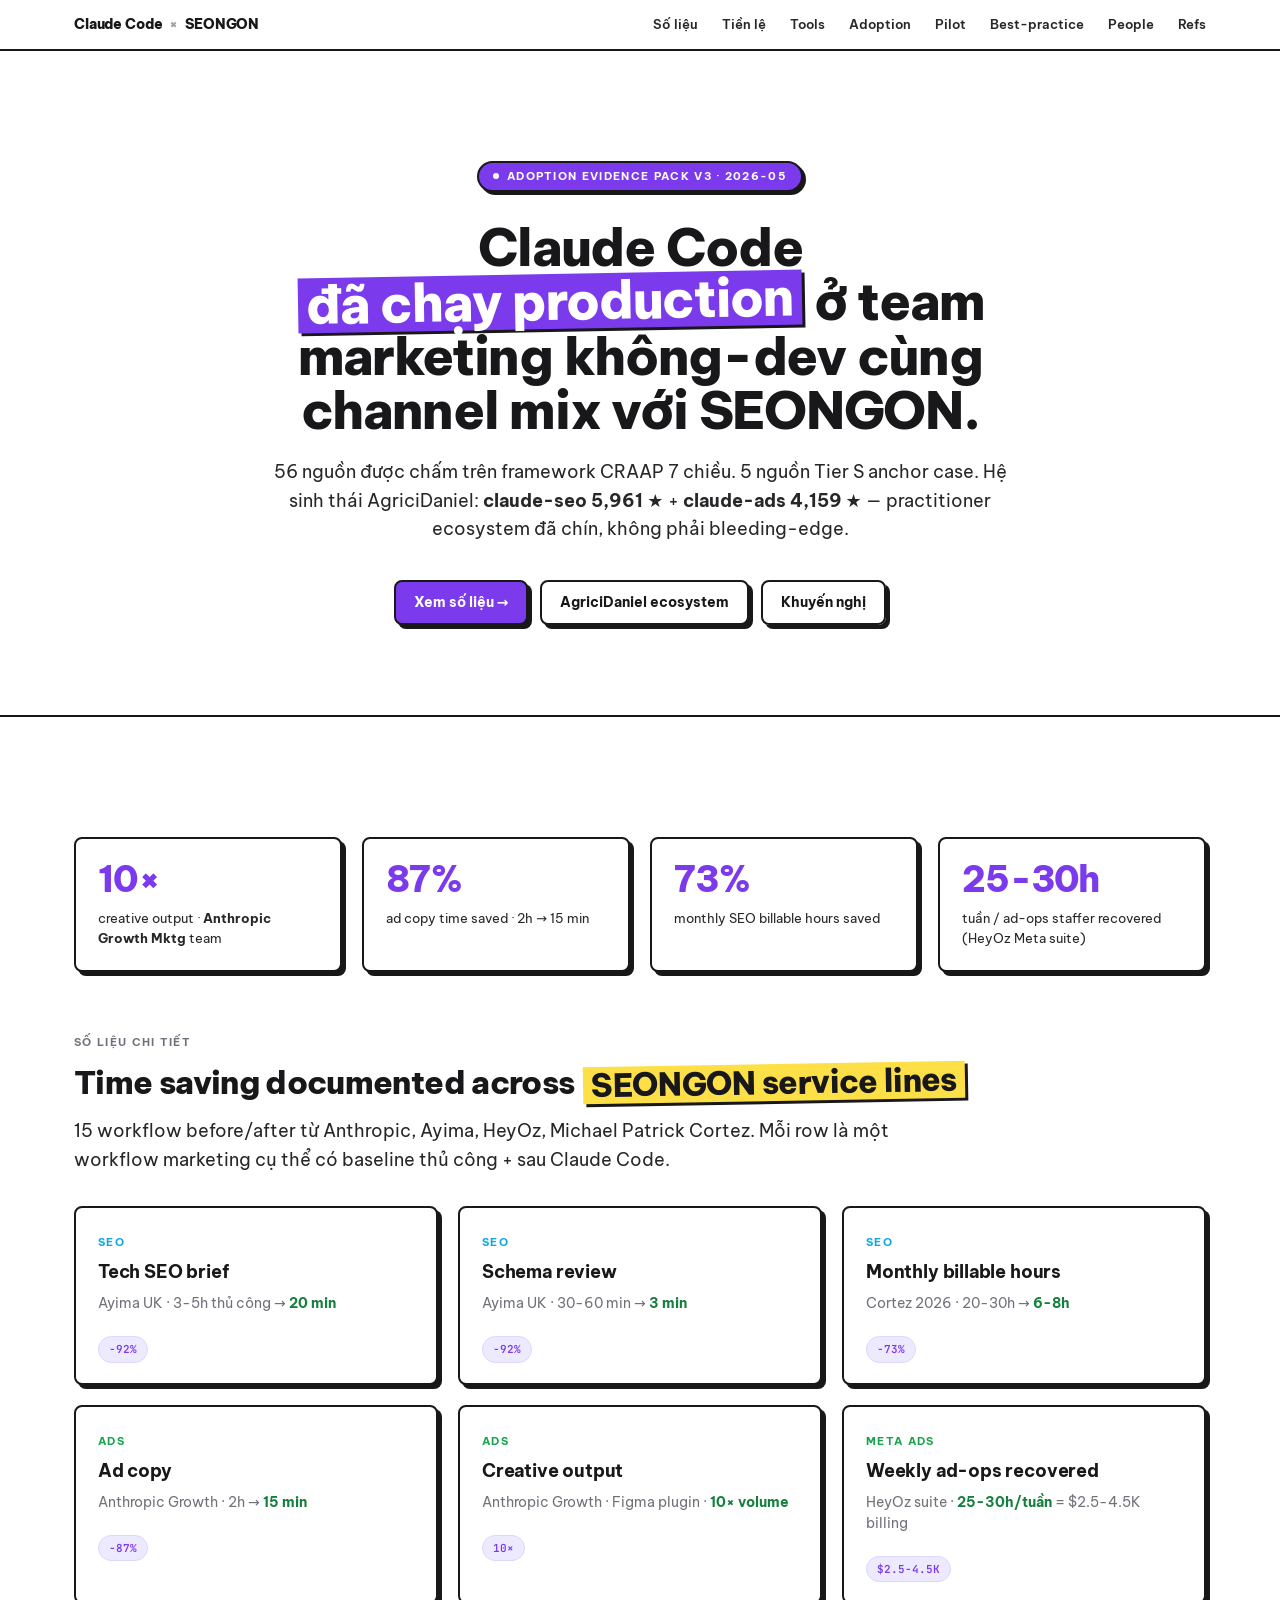
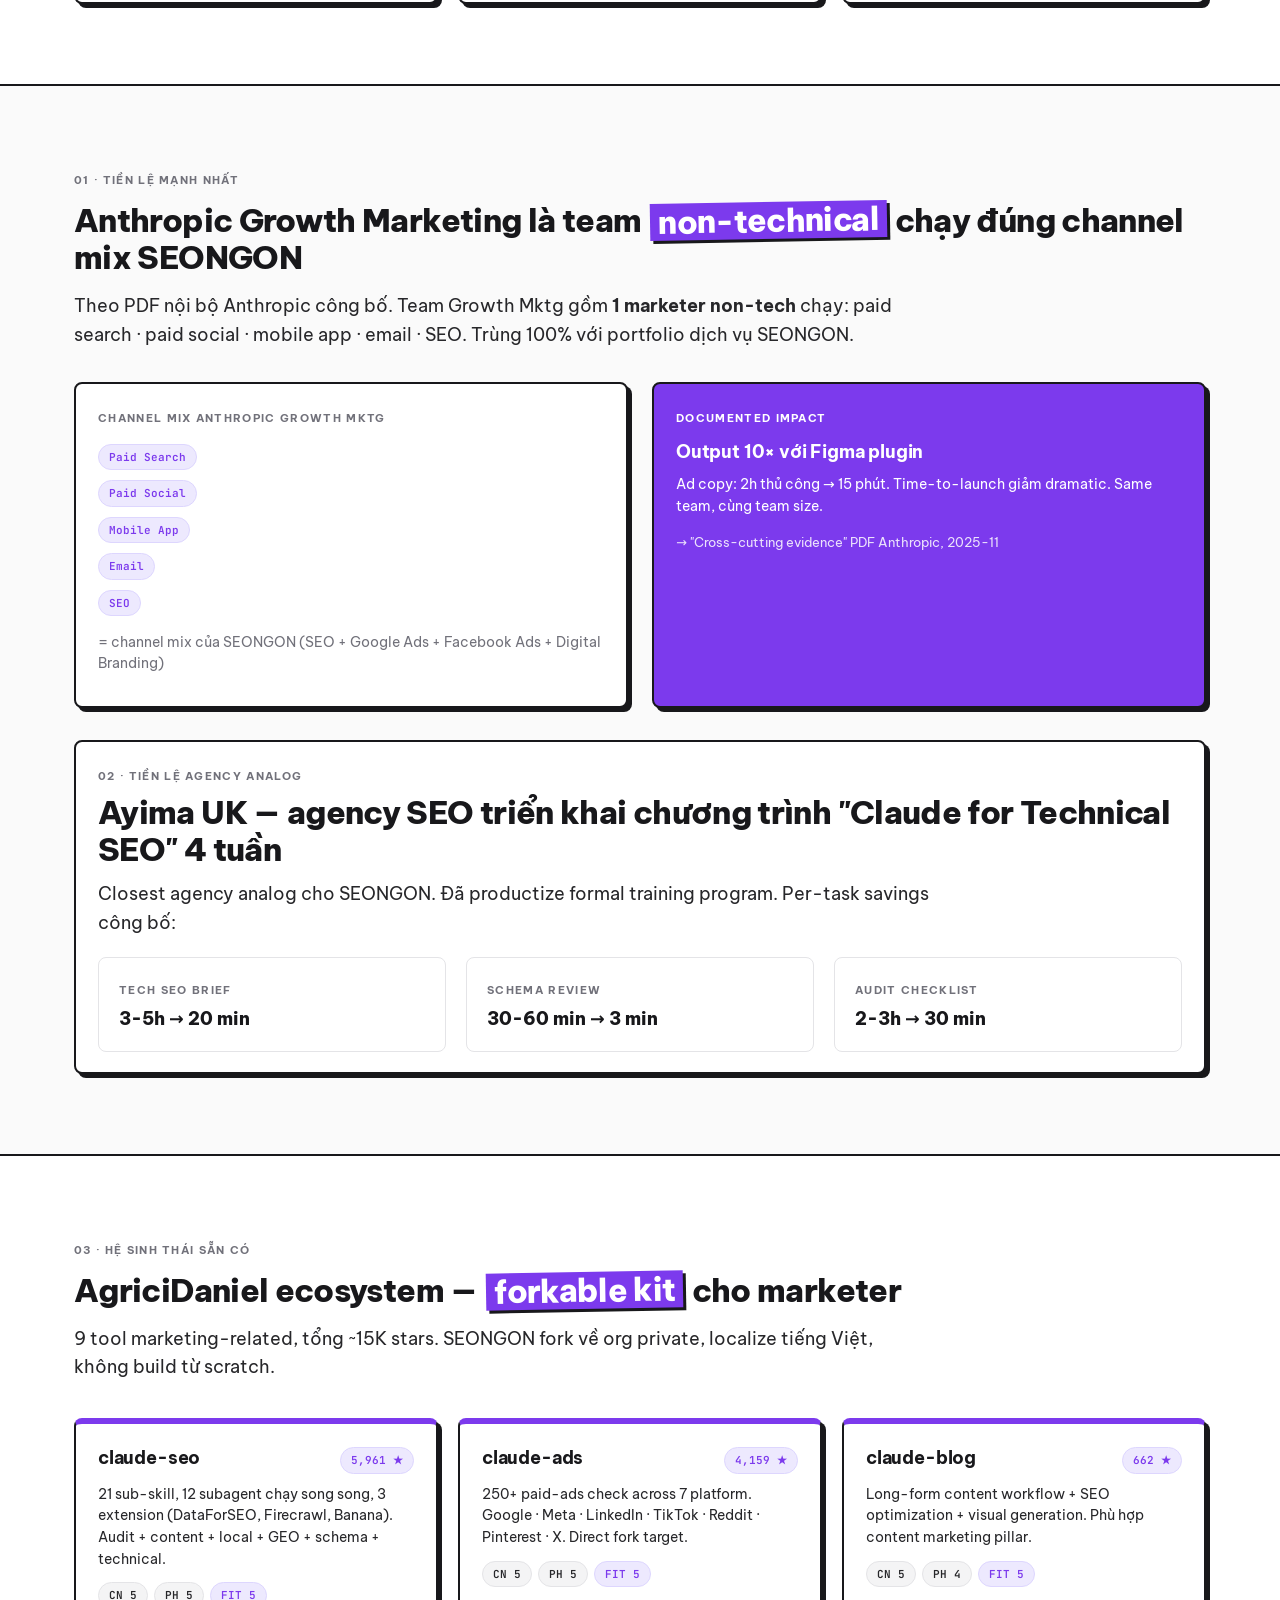
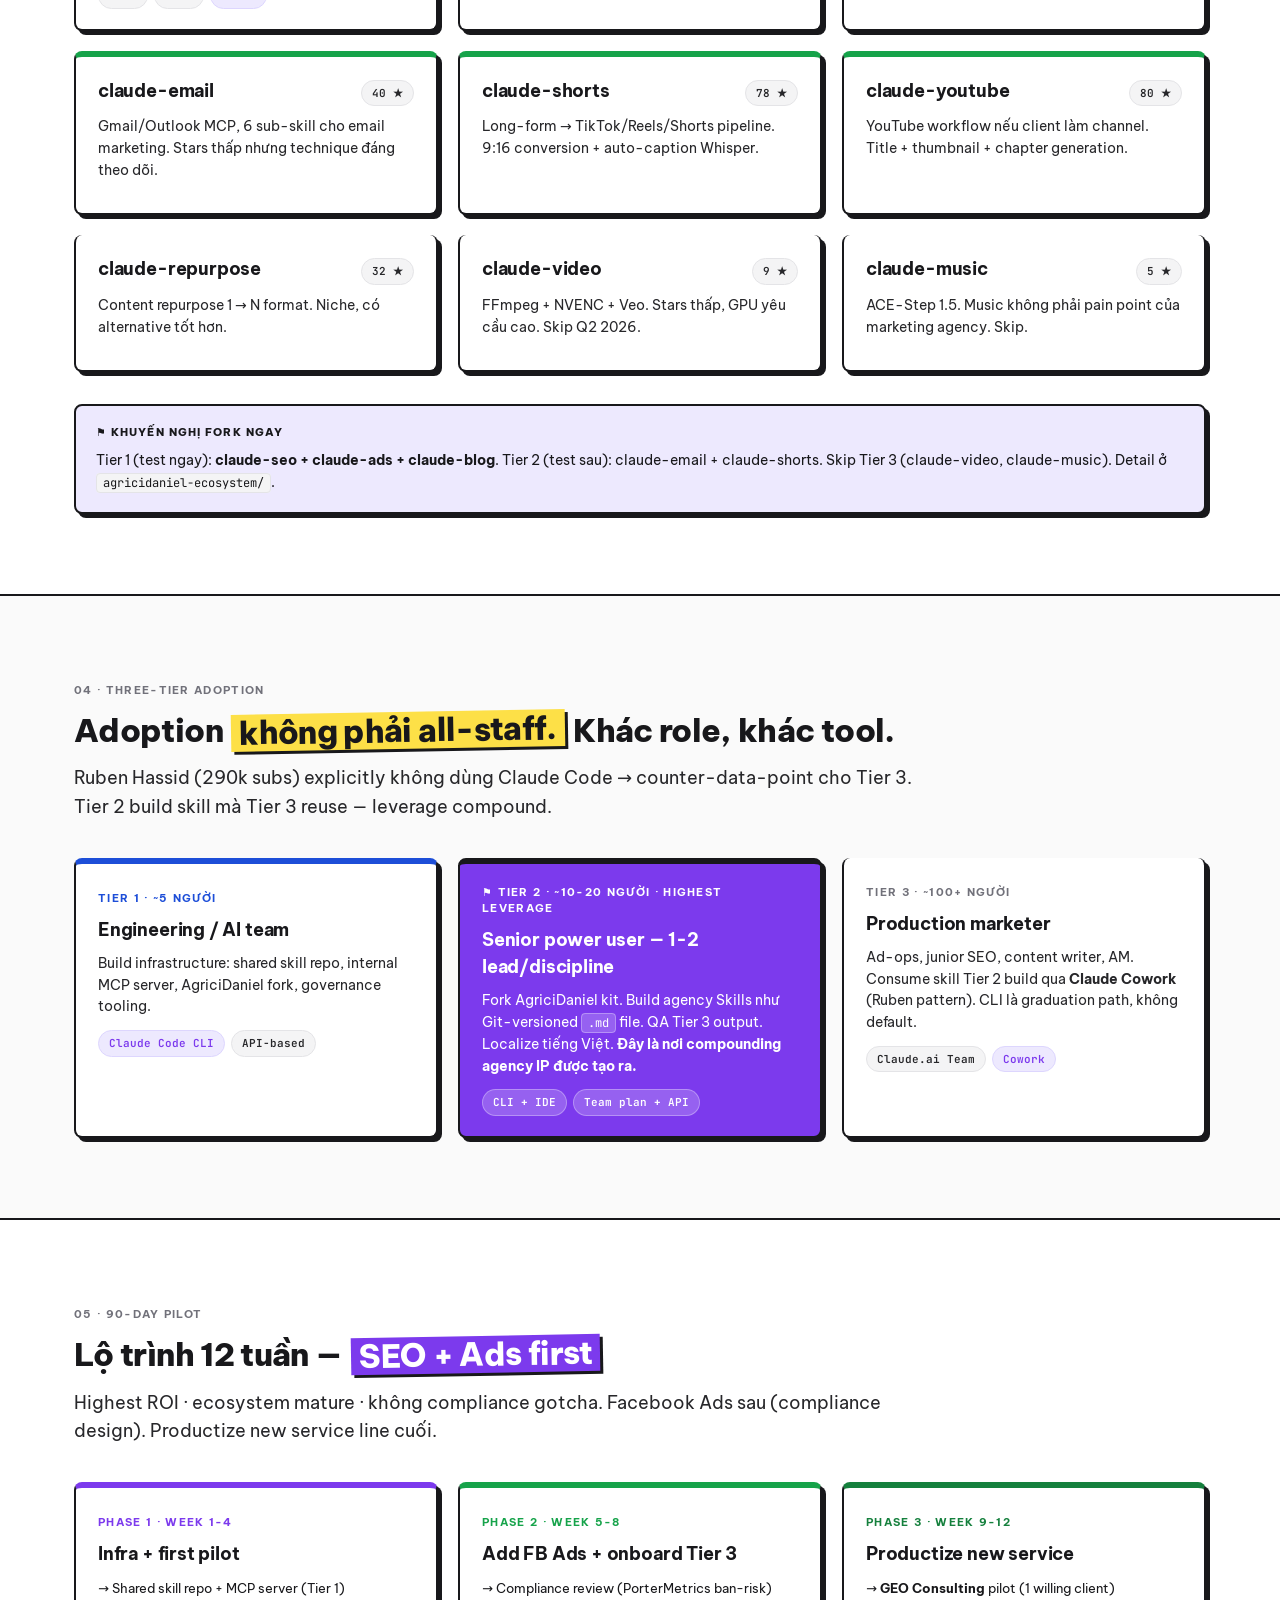
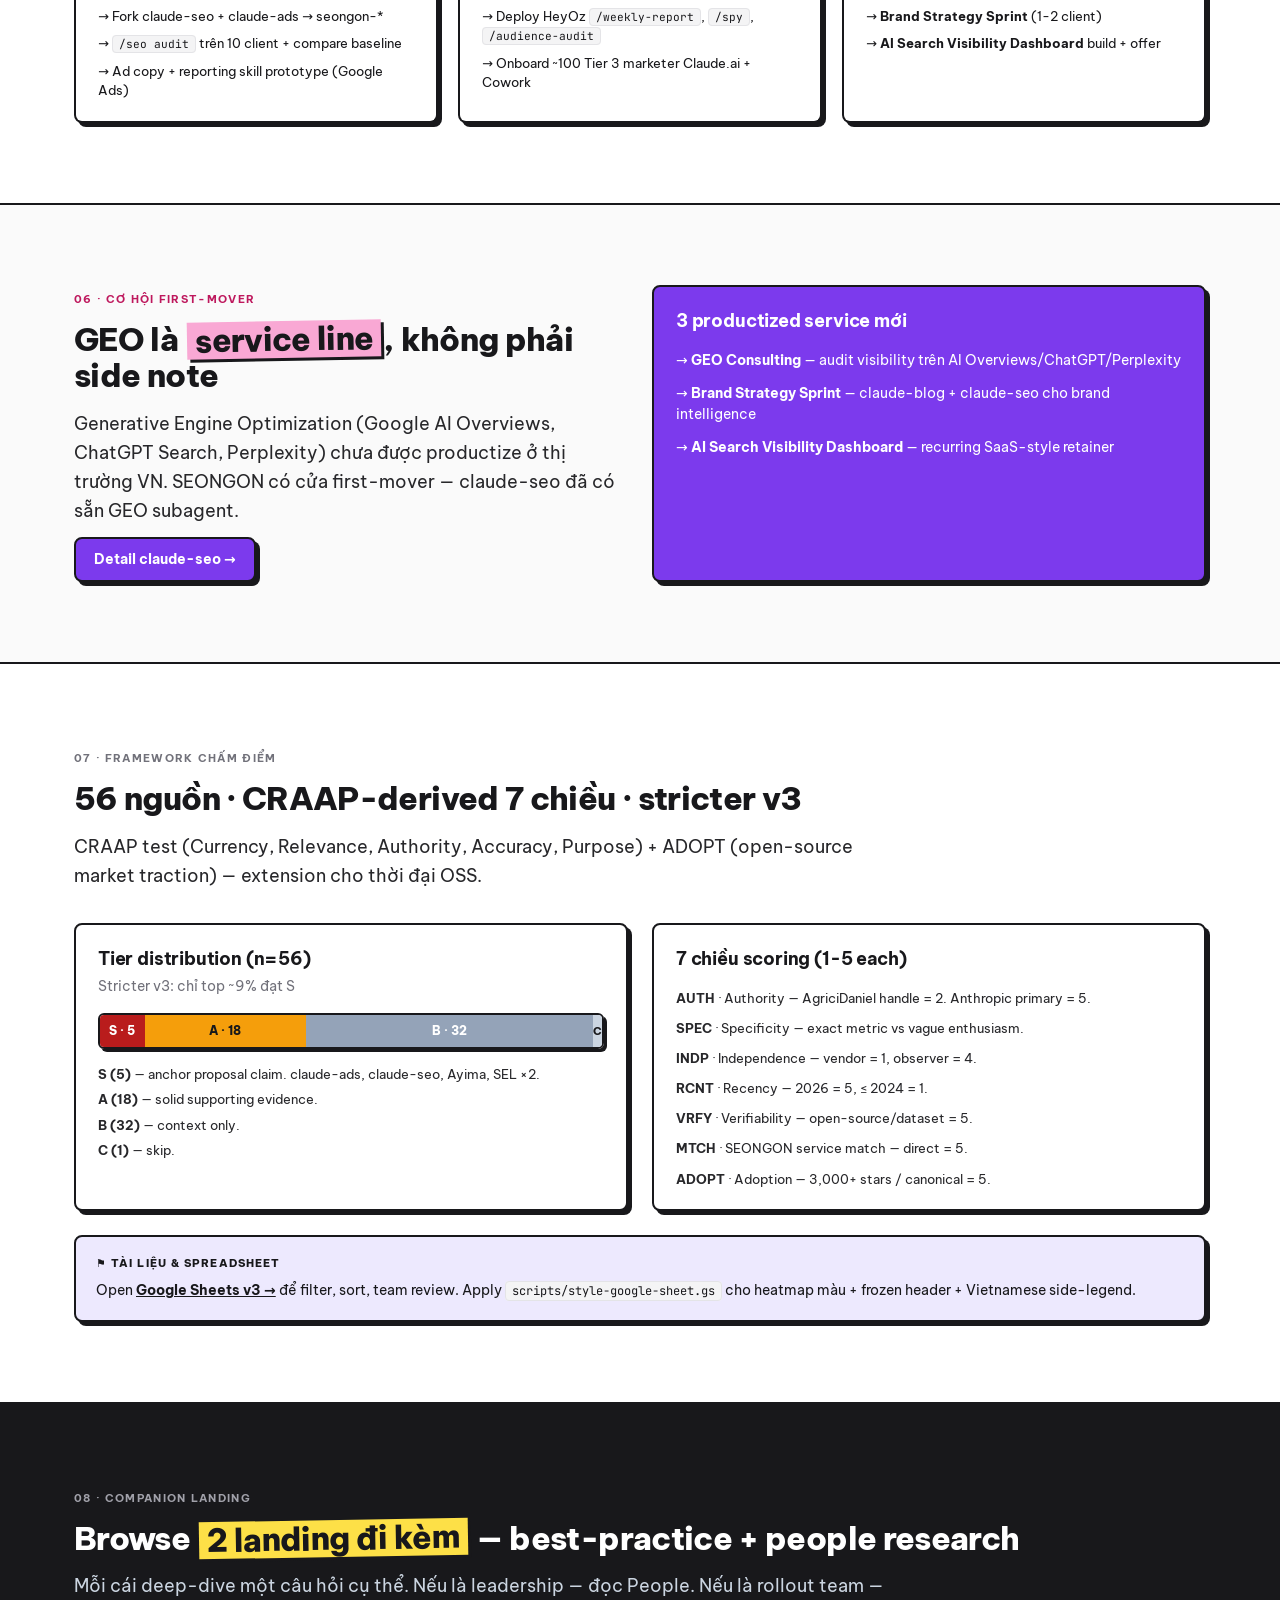
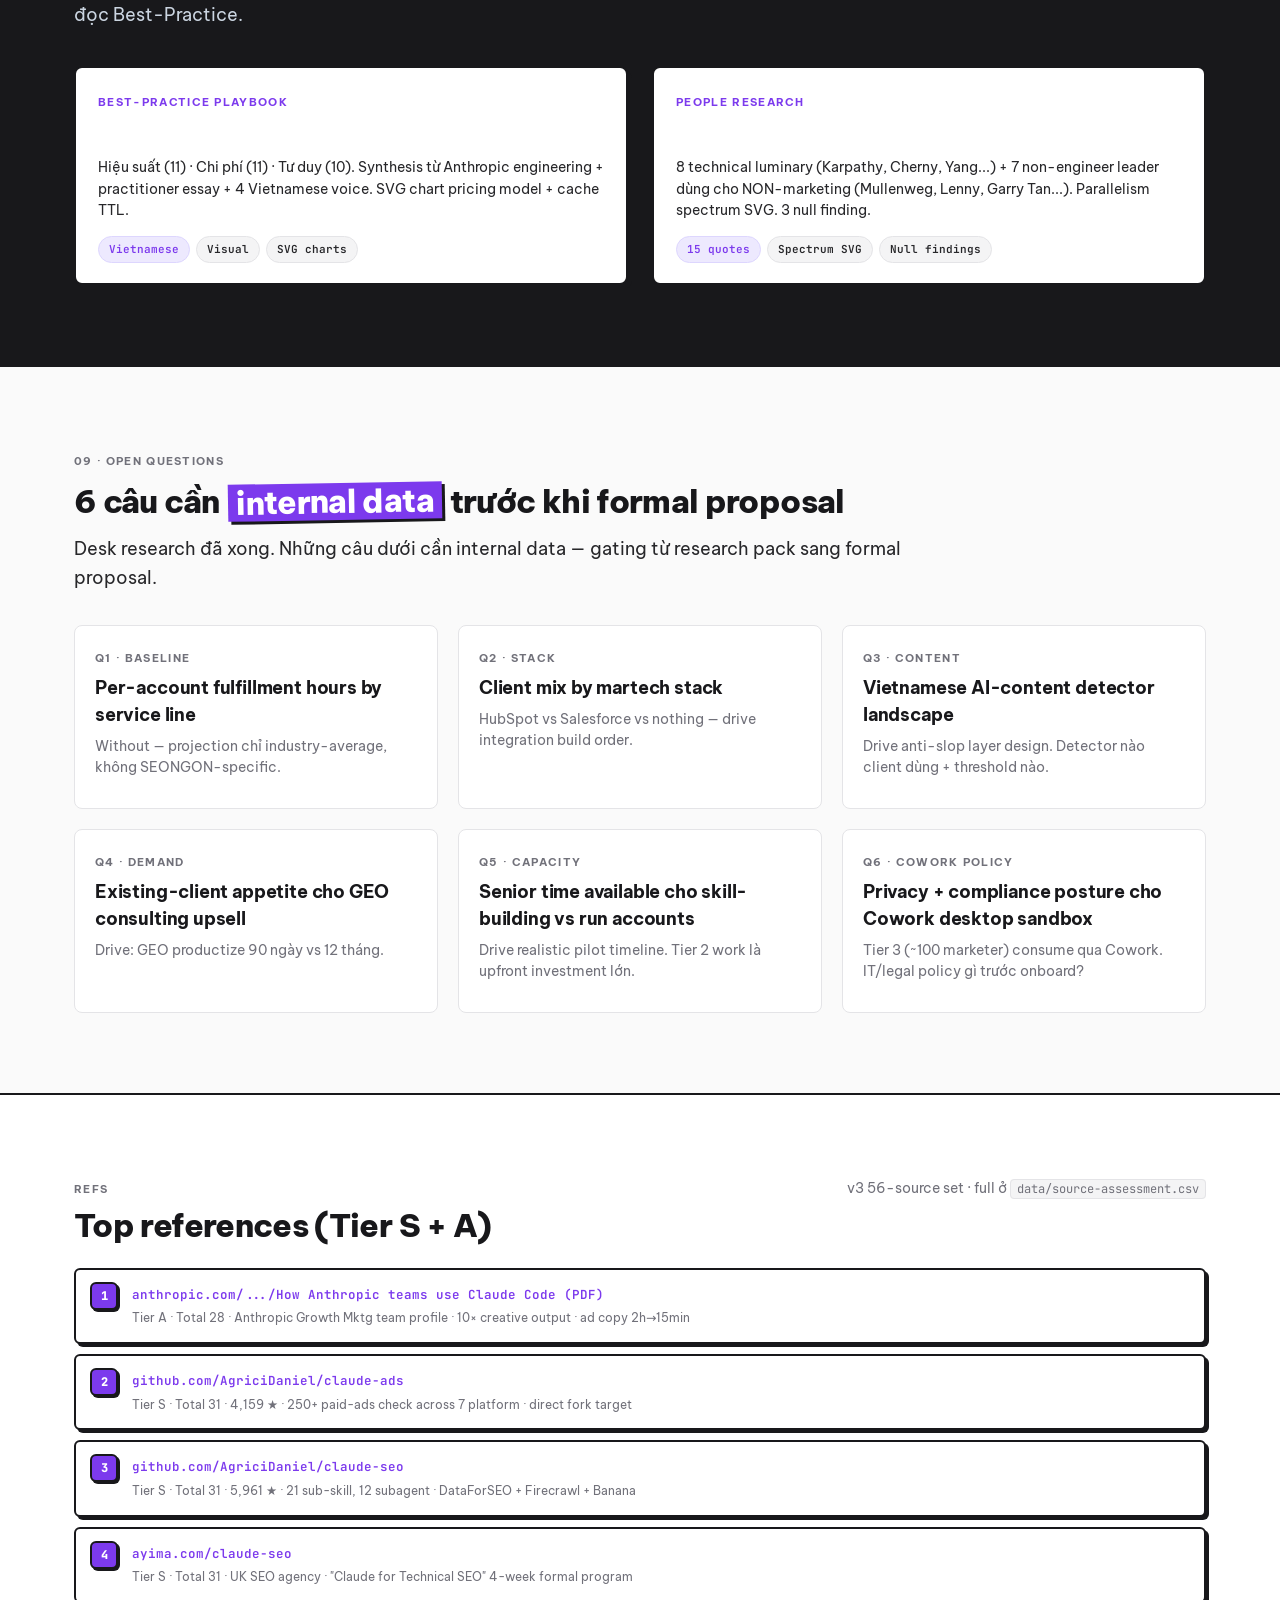
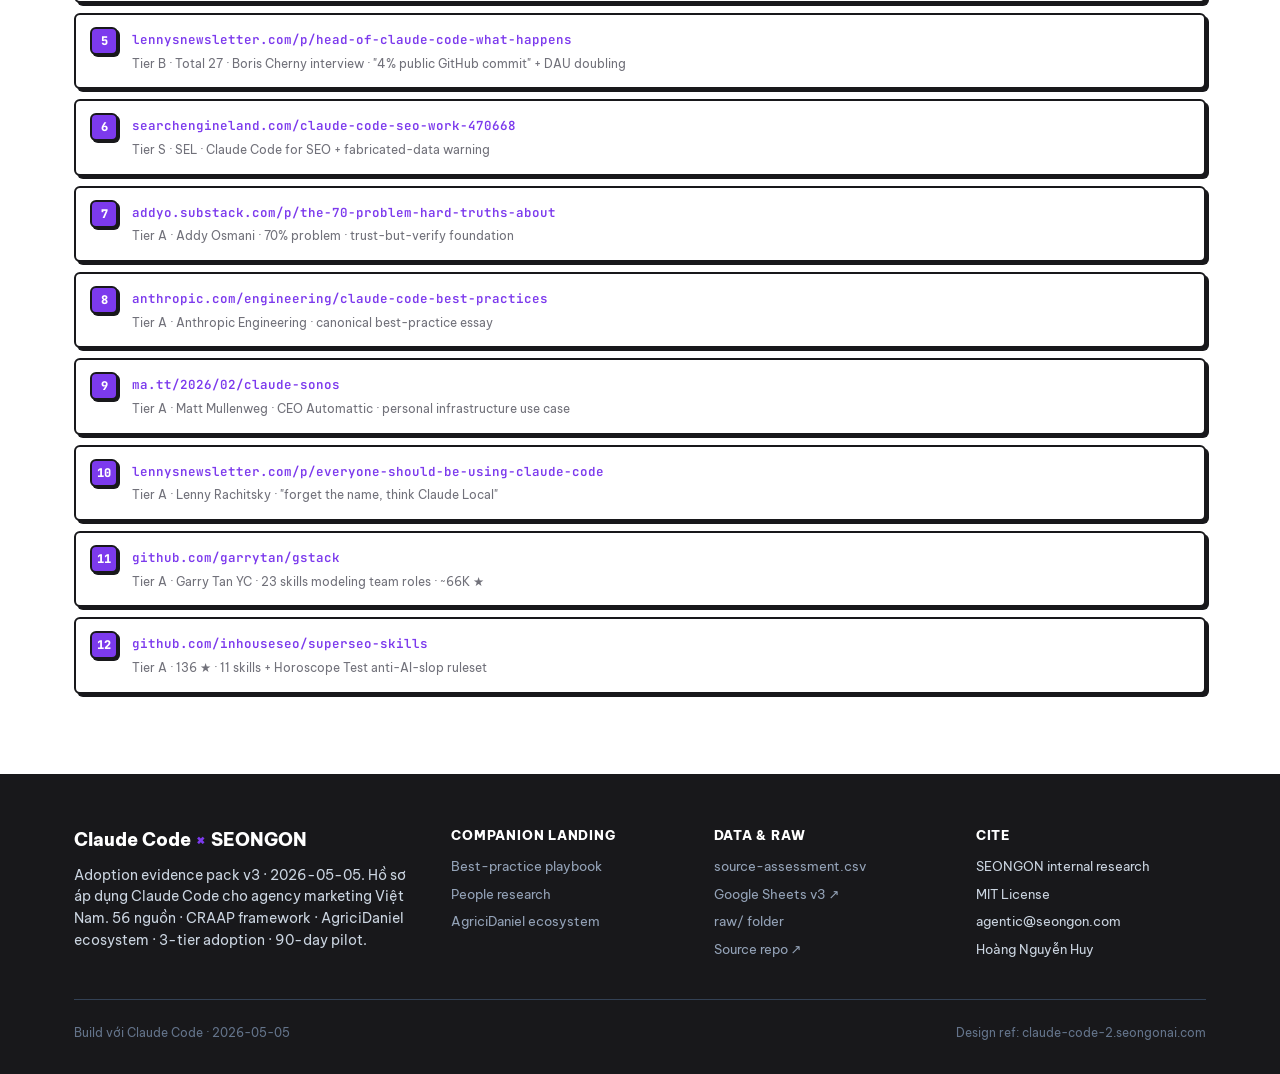
<file: index.html>
<!doctype html>
<html lang="vi">
<head>
  <meta charset="utf-8" />
  <meta name="viewport" content="width=device-width, initial-scale=1" />
  <title>Claude Code × SEONGON — Hồ sơ áp dụng</title>
  <meta name="description" content="Bằng chứng áp dụng Claude Code cho SEONGON — agency marketing Việt Nam. 56 nguồn, framework CRAAP, AgriciDaniel ecosystem, 3-tier adoption, 90-day pilot." />
  <link rel="preconnect" href="https://fonts.googleapis.com" />
  <link rel="preconnect" href="https://fonts.gstatic.com" crossorigin />
  <link href="https://fonts.googleapis.com/css2?family=Be+Vietnam+Pro:wght@400;500;600;700;800&family=JetBrains+Mono:wght@400;500;700&display=swap" rel="stylesheet" />
  <link rel="stylesheet" href="assets/styles.css" />
</head>
<body>

  <nav class="nav no-print">
    <div class="wrap">
      <a href="#top" class="nav-brand">Claude Code <span class="x">×</span> SEONGON</a>
      <div class="nav-links">
        <a href="#numbers">Số liệu</a>
        <a href="#precedent">Tiền lệ</a>
        <a href="#ecosystem">Tools</a>
        <a href="#adoption">Adoption</a>
        <a href="#pilot">Pilot</a>
        <a href="best-practices.html">Best-practice</a>
        <a href="people.html">People</a>
        <a href="#refs">Refs</a>
      </div>
    </div>
  </nav>

  <header id="top" class="hero">
    <div class="wrap-narrow">
      <div class="eyebrow-pill"><span class="dot"></span>Adoption evidence pack v3 · 2026-05</div>
      <h1>Claude Code <span class="hl">đã chạy production</span> ở team marketing không-dev cùng channel mix với SEONGON.</h1>
      <p class="lede">56 nguồn được chấm trên framework CRAAP 7 chiều. 5 nguồn Tier S anchor case. Hệ sinh thái AgriciDaniel: <strong>claude-seo 5,961 ★</strong> + <strong>claude-ads 4,159 ★</strong> — practitioner ecosystem đã chín, không phải bleeding-edge.</p>
      <div class="cta-row">
        <a href="#numbers" class="btn primary">Xem số liệu →</a>
        <a href="#ecosystem" class="btn">AgriciDaniel ecosystem</a>
        <a href="#adoption" class="btn ghost">Khuyến nghị</a>
      </div>
    </div>
  </header>

  <!-- ═══════════════════════════════════════════════════ NUMBERS -->
  <section id="numbers" class="white">
    <div class="wrap">
      <div class="stat-grid cols-4">
        <div class="stat">
          <div class="stat-num violet">10×</div>
          <div class="stat-label">creative output · <strong>Anthropic Growth Mktg</strong> team</div>
        </div>
        <div class="stat">
          <div class="stat-num violet">87%</div>
          <div class="stat-label">ad copy time saved · 2h → 15 min</div>
        </div>
        <div class="stat">
          <div class="stat-num violet">73%</div>
          <div class="stat-label">monthly SEO billable hours saved</div>
        </div>
        <div class="stat">
          <div class="stat-num violet">25-30h</div>
          <div class="stat-label">tuần / ad-ops staffer recovered (HeyOz Meta suite)</div>
        </div>
      </div>

      <div style="margin-top: 56px;">
        <span class="eyebrow">Số liệu chi tiết</span>
        <h2 style="margin-top: 12px;">Time saving documented across <span class="hl hl-yellow">SEONGON service lines</span></h2>
        <p class="lede" style="margin-top: 16px;">15 workflow before/after từ Anthropic, Ayima, HeyOz, Michael Patrick Cortez. Mỗi row là một workflow marketing cụ thể có baseline thủ công + sau Claude Code.</p>
      </div>

      <div class="grid-3" style="margin-top: 32px;">
        <div class="brutal">
          <span class="eyebrow" style="color: var(--c-perf);">SEO</span>
          <h3 style="margin-top: 6px;">Tech SEO brief</h3>
          <p class="small muted" style="margin-top: 8px;">Ayima UK · 3-5h thủ công → <strong style="color: var(--good);">20 min</strong></p>
          <div class="chip violet" style="margin-top: 10px;">−92%</div>
        </div>
        <div class="brutal">
          <span class="eyebrow" style="color: var(--c-perf);">SEO</span>
          <h3 style="margin-top: 6px;">Schema review</h3>
          <p class="small muted" style="margin-top: 8px;">Ayima UK · 30-60 min → <strong style="color: var(--good);">3 min</strong></p>
          <div class="chip violet" style="margin-top: 10px;">−92%</div>
        </div>
        <div class="brutal">
          <span class="eyebrow" style="color: var(--c-perf);">SEO</span>
          <h3 style="margin-top: 6px;">Monthly billable hours</h3>
          <p class="small muted" style="margin-top: 8px;">Cortez 2026 · 20-30h → <strong style="color: var(--good);">6-8h</strong></p>
          <div class="chip violet" style="margin-top: 10px;">−73%</div>
        </div>
        <div class="brutal">
          <span class="eyebrow" style="color: var(--c-cost);">Ads</span>
          <h3 style="margin-top: 6px;">Ad copy</h3>
          <p class="small muted" style="margin-top: 8px;">Anthropic Growth · 2h → <strong style="color: var(--good);">15 min</strong></p>
          <div class="chip violet" style="margin-top: 10px;">−87%</div>
        </div>
        <div class="brutal">
          <span class="eyebrow" style="color: var(--c-cost);">Ads</span>
          <h3 style="margin-top: 6px;">Creative output</h3>
          <p class="small muted" style="margin-top: 8px;">Anthropic Growth · Figma plugin · <strong style="color: var(--good);">10× volume</strong></p>
          <div class="chip violet" style="margin-top: 10px;">10×</div>
        </div>
        <div class="brutal">
          <span class="eyebrow" style="color: var(--c-cost);">Meta Ads</span>
          <h3 style="margin-top: 6px;">Weekly ad-ops recovered</h3>
          <p class="small muted" style="margin-top: 8px;">HeyOz suite · <strong style="color: var(--good);">25-30h/tuần</strong> = $2.5-4.5K billing</p>
          <div class="chip violet" style="margin-top: 10px;">$2.5-4.5K</div>
        </div>
      </div>
    </div>
  </section>

  <!-- ═══════════════════════════════════════════════════ PRECEDENT -->
  <section id="precedent">
    <div class="wrap">
      <span class="eyebrow">01 · Tiền lệ mạnh nhất</span>
      <h2 style="margin-top: 12px;">Anthropic Growth Marketing là team <span class="hl">non-technical</span> chạy đúng channel mix SEONGON</h2>
      <p class="lede" style="margin-top: 16px;">Theo PDF nội bộ Anthropic công bố. Team Growth Mktg gồm <strong>1 marketer non-tech</strong> chạy: paid search · paid social · mobile app · email · SEO. Trùng 100% với portfolio dịch vụ SEONGON.</p>

      <div class="grid-2" style="margin-top: 32px;">
        <div class="brutal">
          <span class="eyebrow">Channel mix Anthropic Growth Mktg</span>
          <ul style="list-style: none; padding: 0; margin: 16px 0 0; display: grid; gap: 10px;">
            <li class="chips"><span class="chip violet">Paid Search</span></li>
            <li class="chips"><span class="chip violet">Paid Social</span></li>
            <li class="chips"><span class="chip violet">Mobile App</span></li>
            <li class="chips"><span class="chip violet">Email</span></li>
            <li class="chips"><span class="chip violet">SEO</span></li>
          </ul>
          <p class="small muted" style="margin-top: 16px;">= channel mix của SEONGON (SEO + Google Ads + Facebook Ads + Digital Branding)</p>
        </div>
        <div class="brutal primary">
          <span class="eyebrow" style="color: white;">Documented impact</span>
          <h3 style="margin-top: 10px; color: white;">Output 10× với Figma plugin</h3>
          <p style="margin-top: 8px; font-size: 14px; line-height: 1.6;">Ad copy: 2h thủ công → 15 phút. Time-to-launch giảm dramatic. Same team, cùng team size.</p>
          <p style="margin-top: 16px; font-size: 13px; opacity: 0.85;">→ "Cross-cutting evidence" PDF Anthropic, 2025-11</p>
        </div>
      </div>

      <!-- Ayima -->
      <div class="brutal" style="margin-top: 32px;">
        <span class="eyebrow">02 · Tiền lệ agency analog</span>
        <h2 style="margin-top: 8px;">Ayima UK — agency SEO triển khai chương trình "Claude for Technical SEO" 4 tuần</h2>
        <p class="lede" style="margin-top: 12px;">Closest agency analog cho SEONGON. Đã productize formal training program. Per-task savings công bố:</p>
        <div class="grid-3" style="margin-top: 20px;">
          <div class="brutal-flat"><div class="eyebrow">Tech SEO brief</div><div style="margin-top: 6px; font-weight: 800; font-size: 1.1rem;">3-5h → 20 min</div></div>
          <div class="brutal-flat"><div class="eyebrow">Schema review</div><div style="margin-top: 6px; font-weight: 800; font-size: 1.1rem;">30-60 min → 3 min</div></div>
          <div class="brutal-flat"><div class="eyebrow">Audit checklist</div><div style="margin-top: 6px; font-weight: 800; font-size: 1.1rem;">2-3h → 30 min</div></div>
        </div>
      </div>
    </div>
  </section>

  <!-- ═══════════════════════════════════════════════════ ECOSYSTEM -->
  <section id="ecosystem" class="white">
    <div class="wrap">
      <span class="eyebrow">03 · Hệ sinh thái sẵn có</span>
      <h2 style="margin-top: 12px;">AgriciDaniel ecosystem — <span class="hl">forkable kit</span> cho marketer</h2>
      <p class="lede" style="margin-top: 16px;">9 tool marketing-related, tổng ~15K stars. SEONGON fork về org private, localize tiếng Việt, không build từ scratch.</p>

      <div class="grid-3" style="margin-top: 36px;">
        <div class="brutal hover-lift" style="border-top: 6px solid var(--primary);">
          <div class="row between">
            <h3>claude-seo</h3>
            <span class="chip violet">5,961 ★</span>
          </div>
          <p class="small" style="margin-top: 10px; color: var(--fg-2); line-height: 1.55;">21 sub-skill, 12 subagent chạy song song, 3 extension (DataForSEO, Firecrawl, Banana). Audit + content + local + GEO + schema + technical.</p>
          <div class="chips" style="margin-top: 12px;">
            <span class="chip">CN 5</span><span class="chip">PH 5</span><span class="chip violet">FIT 5</span>
          </div>
        </div>

        <div class="brutal hover-lift" style="border-top: 6px solid var(--primary);">
          <div class="row between">
            <h3>claude-ads</h3>
            <span class="chip violet">4,159 ★</span>
          </div>
          <p class="small" style="margin-top: 10px; color: var(--fg-2); line-height: 1.55;">250+ paid-ads check across 7 platform. Google · Meta · LinkedIn · TikTok · Reddit · Pinterest · X. Direct fork target.</p>
          <div class="chips" style="margin-top: 12px;">
            <span class="chip">CN 5</span><span class="chip">PH 5</span><span class="chip violet">FIT 5</span>
          </div>
        </div>

        <div class="brutal hover-lift" style="border-top: 6px solid var(--primary);">
          <div class="row between">
            <h3>claude-blog</h3>
            <span class="chip violet">662 ★</span>
          </div>
          <p class="small" style="margin-top: 10px; color: var(--fg-2); line-height: 1.55;">Long-form content workflow + SEO optimization + visual generation. Phù hợp content marketing pillar.</p>
          <div class="chips" style="margin-top: 12px;">
            <span class="chip">CN 5</span><span class="chip">PH 4</span><span class="chip violet">FIT 5</span>
          </div>
        </div>

        <div class="brutal hover-lift" style="border-top: 6px solid var(--c-cost);">
          <div class="row between">
            <h3>claude-email</h3>
            <span class="chip">40 ★</span>
          </div>
          <p class="small" style="margin-top: 10px; color: var(--fg-2); line-height: 1.55;">Gmail/Outlook MCP, 6 sub-skill cho email marketing. Stars thấp nhưng technique đáng theo dõi.</p>
        </div>

        <div class="brutal hover-lift" style="border-top: 6px solid var(--c-cost);">
          <div class="row between">
            <h3>claude-shorts</h3>
            <span class="chip">78 ★</span>
          </div>
          <p class="small" style="margin-top: 10px; color: var(--fg-2); line-height: 1.55;">Long-form → TikTok/Reels/Shorts pipeline. 9:16 conversion + auto-caption Whisper.</p>
        </div>

        <div class="brutal hover-lift" style="border-top: 6px solid var(--c-cost);">
          <div class="row between">
            <h3>claude-youtube</h3>
            <span class="chip">80 ★</span>
          </div>
          <p class="small" style="margin-top: 10px; color: var(--fg-2); line-height: 1.55;">YouTube workflow nếu client làm channel. Title + thumbnail + chapter generation.</p>
        </div>

        <div class="brutal hover-lift" style="border-top: 6px solid var(--text-muted);">
          <div class="row between">
            <h3>claude-repurpose</h3>
            <span class="chip">32 ★</span>
          </div>
          <p class="small" style="margin-top: 10px; color: var(--fg-2); line-height: 1.55;">Content repurpose 1 → N format. Niche, có alternative tốt hơn.</p>
        </div>

        <div class="brutal hover-lift" style="border-top: 6px solid var(--text-muted);">
          <div class="row between">
            <h3>claude-video</h3>
            <span class="chip">9 ★</span>
          </div>
          <p class="small" style="margin-top: 10px; color: var(--fg-2); line-height: 1.55;">FFmpeg + NVENC + Veo. Stars thấp, GPU yêu cầu cao. Skip Q2 2026.</p>
        </div>

        <div class="brutal hover-lift" style="border-top: 6px solid var(--text-muted);">
          <div class="row between">
            <h3>claude-music</h3>
            <span class="chip">5 ★</span>
          </div>
          <p class="small" style="margin-top: 10px; color: var(--fg-2); line-height: 1.55;">ACE-Step 1.5. Music không phải pain point của marketing agency. Skip.</p>
        </div>
      </div>

      <div class="callout violet" style="margin-top: 32px;">
        <div class="label">⚑ Khuyến nghị fork ngay</div>
        <p>Tier 1 (test ngay): <strong>claude-seo + claude-ads + claude-blog</strong>. Tier 2 (test sau): claude-email + claude-shorts. Skip Tier 3 (claude-video, claude-music). Detail ở <code>agricidaniel-ecosystem/</code>.</p>
      </div>
    </div>
  </section>

  <!-- ═══════════════════════════════════════════════════ ADOPTION -->
  <section id="adoption">
    <div class="wrap">
      <span class="eyebrow">04 · Three-tier adoption</span>
      <h2 style="margin-top: 12px;">Adoption <span class="hl hl-yellow">không phải all-staff.</span> Khác role, khác tool.</h2>
      <p class="lede" style="margin-top: 16px;">Ruben Hassid (290k subs) explicitly không dùng Claude Code → counter-data-point cho Tier 3. Tier 2 build skill mà Tier 3 reuse — leverage compound.</p>

      <div class="grid-3" style="margin-top: 36px;">
        <div class="brutal" style="border-top: 6px solid var(--c-tech);">
          <span class="eyebrow" style="color: var(--c-tech);">Tier 1 · ~5 người</span>
          <h3 style="margin-top: 8px;">Engineering / AI team</h3>
          <p class="small" style="margin-top: 10px; color: var(--fg-2); line-height: 1.55;">Build infrastructure: shared skill repo, internal MCP server, AgriciDaniel fork, governance tooling.</p>
          <div class="chips" style="margin-top: 12px;">
            <span class="chip violet">Claude Code CLI</span>
            <span class="chip">API-based</span>
          </div>
        </div>

        <div class="brutal primary" style="border-top: 6px solid var(--fg);">
          <span class="eyebrow" style="color: white;">⚑ Tier 2 · ~10-20 người · highest leverage</span>
          <h3 style="margin-top: 8px; color: white;">Senior power user — 1-2 lead/discipline</h3>
          <p style="margin-top: 10px; font-size: 14px; line-height: 1.55;">Fork AgriciDaniel kit. Build agency Skills như Git-versioned <code style="background: rgba(255,255,255,0.2); color: white; border-color: rgba(255,255,255,0.3);">.md</code> file. QA Tier 3 output. Localize tiếng Việt. <strong>Đây là nơi compounding agency IP được tạo ra.</strong></p>
          <div class="chips" style="margin-top: 12px;">
            <span class="chip" style="background: rgba(255,255,255,0.2); color: white; border-color: rgba(255,255,255,0.3);">CLI + IDE</span>
            <span class="chip" style="background: rgba(255,255,255,0.2); color: white; border-color: rgba(255,255,255,0.3);">Team plan + API</span>
          </div>
        </div>

        <div class="brutal" style="border-top: 6px solid var(--text-muted);">
          <span class="eyebrow" style="color: var(--muted);">Tier 3 · ~100+ người</span>
          <h3 style="margin-top: 8px;">Production marketer</h3>
          <p class="small" style="margin-top: 10px; color: var(--fg-2); line-height: 1.55;">Ad-ops, junior SEO, content writer, AM. Consume skill Tier 2 build qua <strong>Claude Cowork</strong> (Ruben pattern). CLI là graduation path, không default.</p>
          <div class="chips" style="margin-top: 12px;">
            <span class="chip">Claude.ai Team</span>
            <span class="chip violet">Cowork</span>
          </div>
        </div>
      </div>
    </div>
  </section>

  <!-- ═══════════════════════════════════════════════════ PILOT -->
  <section id="pilot" class="white">
    <div class="wrap">
      <span class="eyebrow">05 · 90-day pilot</span>
      <h2 style="margin-top: 12px;">Lộ trình 12 tuần — <span class="hl">SEO + Ads first</span></h2>
      <p class="lede" style="margin-top: 16px;">Highest ROI · ecosystem mature · không compliance gotcha. Facebook Ads sau (compliance design). Productize new service line cuối.</p>

      <div class="grid-3" style="margin-top: 36px;">
        <div class="brutal" style="border-top: 6px solid var(--primary);">
          <span class="eyebrow" style="color: var(--primary);">Phase 1 · Week 1-4</span>
          <h3 style="margin-top: 8px;">Infra + first pilot</h3>
          <ul style="list-style: none; padding: 0; margin: 12px 0 0; display: grid; gap: 8px; font-size: 13px; line-height: 1.5;">
            <li>→ Shared skill repo + MCP server (Tier 1)</li>
            <li>→ Fork claude-seo + claude-ads → seongon-*</li>
            <li>→ <code>/seo audit</code> trên 10 client + compare baseline</li>
            <li>→ Ad copy + reporting skill prototype (Google Ads)</li>
          </ul>
        </div>

        <div class="brutal" style="border-top: 6px solid var(--c-cost);">
          <span class="eyebrow" style="color: var(--c-cost);">Phase 2 · Week 5-8</span>
          <h3 style="margin-top: 8px;">Add FB Ads + onboard Tier 3</h3>
          <ul style="list-style: none; padding: 0; margin: 12px 0 0; display: grid; gap: 8px; font-size: 13px; line-height: 1.5;">
            <li>→ Compliance review (PorterMetrics ban-risk)</li>
            <li>→ Deploy HeyOz <code>/weekly-report</code>, <code>/spy</code>, <code>/audience-audit</code></li>
            <li>→ Onboard ~100 Tier 3 marketer Claude.ai + Cowork</li>
          </ul>
        </div>

        <div class="brutal" style="border-top: 6px solid var(--good);">
          <span class="eyebrow" style="color: var(--good);">Phase 3 · Week 9-12</span>
          <h3 style="margin-top: 8px;">Productize new service</h3>
          <ul style="list-style: none; padding: 0; margin: 12px 0 0; display: grid; gap: 8px; font-size: 13px; line-height: 1.5;">
            <li>→ <strong>GEO Consulting</strong> pilot (1 willing client)</li>
            <li>→ <strong>Brand Strategy Sprint</strong> (1-2 client)</li>
            <li>→ <strong>AI Search Visibility Dashboard</strong> build + offer</li>
          </ul>
        </div>
      </div>
    </div>
  </section>

  <!-- ═══════════════════════════════════════════════════ GEO -->
  <section>
    <div class="wrap">
      <div class="grid-2">
        <div>
          <span class="eyebrow" style="color: var(--c-vn);">06 · Cơ hội first-mover</span>
          <h2 style="margin-top: 12px;">GEO là <span class="hl hl-pink">service line</span>, không phải side note</h2>
          <p class="lede" style="margin-top: 16px;">Generative Engine Optimization (Google AI Overviews, ChatGPT Search, Perplexity) chưa được productize ở thị trường VN. SEONGON có cửa first-mover — claude-seo đã có sẵn GEO subagent.</p>
          <div class="cta-row" style="justify-content: flex-start;">
            <a href="agricidaniel-ecosystem/01-claude-seo.md" class="btn primary">Detail claude-seo →</a>
          </div>
        </div>
        <div class="brutal primary">
          <h3 style="color: white;">3 productized service mới</h3>
          <ul style="list-style: none; padding: 0; margin: 16px 0 0; display: grid; gap: 12px; font-size: 14px;">
            <li>→ <strong>GEO Consulting</strong> — audit visibility trên AI Overviews/ChatGPT/Perplexity</li>
            <li>→ <strong>Brand Strategy Sprint</strong> — claude-blog + claude-seo cho brand intelligence</li>
            <li>→ <strong>AI Search Visibility Dashboard</strong> — recurring SaaS-style retainer</li>
          </ul>
        </div>
      </div>
    </div>
  </section>

  <!-- ═══════════════════════════════════════════════════ FRAMEWORK -->
  <section class="white">
    <div class="wrap">
      <span class="eyebrow">07 · Framework chấm điểm</span>
      <h2 style="margin-top: 12px;">56 nguồn · CRAAP-derived 7 chiều · stricter v3</h2>
      <p class="lede" style="margin-top: 16px;">CRAAP test (Currency, Relevance, Authority, Accuracy, Purpose) + ADOPT (open-source market traction) — extension cho thời đại OSS.</p>

      <div class="grid-2" style="margin-top: 32px;">
        <div class="brutal">
          <h3>Tier distribution (n=56)</h3>
          <p class="small muted" style="margin-top: 4px;">Stricter v3: chỉ top ~9% đạt S</p>
          <!-- bar -->
          <div style="display: flex; height: 36px; border: 2.5px solid var(--fg); border-radius: 6px; overflow: hidden; margin-top: 16px; box-shadow: 3px 3px 0 var(--fg);">
            <div style="flex: 5; background: #b91c1c; color: white; display: flex; align-items: center; justify-content: center; font-weight: 800; font-size: 12px;">S · 5</div>
            <div style="flex: 18; background: #f59e0b; color: var(--fg); display: flex; align-items: center; justify-content: center; font-weight: 800; font-size: 12px;">A · 18</div>
            <div style="flex: 32; background: #94a3b8; color: white; display: flex; align-items: center; justify-content: center; font-weight: 800; font-size: 12px;">B · 32</div>
            <div style="flex: 1; background: #cbd5e1; color: var(--fg); display: flex; align-items: center; justify-content: center; font-weight: 800; font-size: 11px;">C</div>
          </div>
          <ul style="list-style: none; padding: 0; margin: 16px 0 0; display: grid; gap: 6px; font-size: 13px; color: var(--fg-2);">
            <li><strong>S (5)</strong> — anchor proposal claim. claude-ads, claude-seo, Ayima, SEL ×2.</li>
            <li><strong>A (18)</strong> — solid supporting evidence.</li>
            <li><strong>B (32)</strong> — context only.</li>
            <li><strong>C (1)</strong> — skip.</li>
          </ul>
        </div>
        <div class="brutal">
          <h3>7 chiều scoring (1-5 each)</h3>
          <ul style="list-style: none; padding: 0; margin: 16px 0 0; display: grid; gap: 10px; font-size: 13px; color: var(--fg-2); line-height: 1.55;">
            <li><strong>AUTH</strong> · Authority — AgriciDaniel handle = 2. Anthropic primary = 5.</li>
            <li><strong>SPEC</strong> · Specificity — exact metric vs vague enthusiasm.</li>
            <li><strong>INDP</strong> · Independence — vendor = 1, observer = 4.</li>
            <li><strong>RCNT</strong> · Recency — 2026 = 5, ≤ 2024 = 1.</li>
            <li><strong>VRFY</strong> · Verifiability — open-source/dataset = 5.</li>
            <li><strong>MTCH</strong> · SEONGON service match — direct = 5.</li>
            <li><strong>ADOPT</strong> · Adoption — 3,000+ stars / canonical = 5.</li>
          </ul>
        </div>
      </div>

      <div class="callout violet" style="margin-top: 24px;">
        <div class="label">⚑ Tài liệu &amp; spreadsheet</div>
        <p>Open <strong><a href="https://docs.google.com/spreadsheets/d/1atysKbfsTNNPMUkONAXFjgLp8RX0OmFxVcjf5g-9_sk/edit" target="_blank" rel="noreferrer" style="text-decoration: underline;">Google Sheets v3 →</a></strong> để filter, sort, team review. Apply <code>scripts/style-google-sheet.gs</code> cho heatmap màu + frozen header + Vietnamese side-legend.</p>
      </div>
    </div>
  </section>

  <!-- ═══════════════════════════════════════════════════ COMPANION DOCS -->
  <section class="dark">
    <div class="wrap">
      <span class="eyebrow">08 · Companion landing</span>
      <h2 style="margin-top: 12px; color: white;">Browse <span class="hl hl-yellow">2 landing đi kèm</span> — best-practice + people research</h2>
      <p class="lede" style="margin-top: 16px; color: #cbd5e1;">Mỗi cái deep-dive một câu hỏi cụ thể. Nếu là leadership — đọc People. Nếu là rollout team — đọc Best-Practice.</p>

      <div class="grid-2" style="margin-top: 36px;">
        <a href="best-practices.html" class="brutal hover-lift" style="text-decoration: none; background: white; color: var(--fg);">
          <span class="eyebrow" style="color: var(--primary);">Best-practice playbook</span>
          <h3 style="margin-top: 8px;">32 pattern · 3 hướng adoption</h3>
          <p class="small" style="margin-top: 10px; color: var(--fg-2); line-height: 1.55;">Hiệu suất (11) · Chi phí (11) · Tư duy (10). Synthesis từ Anthropic engineering + practitioner essay + 4 Vietnamese voice. SVG chart pricing model + cache TTL.</p>
          <div class="chips" style="margin-top: 14px;">
            <span class="chip violet">Vietnamese</span>
            <span class="chip">Visual</span>
            <span class="chip">SVG charts</span>
          </div>
        </a>
        <a href="people.html" class="brutal hover-lift" style="text-decoration: none; background: white; color: var(--fg);">
          <span class="eyebrow" style="color: var(--primary);">People research</span>
          <h3 style="margin-top: 8px;">15 named người · first-person quote</h3>
          <p class="small" style="margin-top: 10px; color: var(--fg-2); line-height: 1.55;">8 technical luminary (Karpathy, Cherny, Yang...) + 7 non-engineer leader dùng cho NON-marketing (Mullenweg, Lenny, Garry Tan...). Parallelism spectrum SVG. 3 null finding.</p>
          <div class="chips" style="margin-top: 14px;">
            <span class="chip violet">15 quotes</span>
            <span class="chip">Spectrum SVG</span>
            <span class="chip">Null findings</span>
          </div>
        </a>
      </div>
    </div>
  </section>

  <!-- ═══════════════════════════════════════════════════ OPEN QUESTIONS -->
  <section>
    <div class="wrap">
      <span class="eyebrow">09 · Open questions</span>
      <h2 style="margin-top: 12px;">6 câu cần <span class="hl">internal data</span> trước khi formal proposal</h2>
      <p class="lede" style="margin-top: 16px;">Desk research đã xong. Những câu dưới cần internal data — gating từ research pack sang formal proposal.</p>

      <div class="grid-3" style="margin-top: 32px;">
        <div class="brutal-flat"><div class="eyebrow">Q1 · Baseline</div><h3 style="margin-top: 6px;">Per-account fulfillment hours by service line</h3><p class="small muted" style="margin-top: 8px;">Without — projection chỉ industry-average, không SEONGON-specific.</p></div>
        <div class="brutal-flat"><div class="eyebrow">Q2 · Stack</div><h3 style="margin-top: 6px;">Client mix by martech stack</h3><p class="small muted" style="margin-top: 8px;">HubSpot vs Salesforce vs nothing — drive integration build order.</p></div>
        <div class="brutal-flat"><div class="eyebrow">Q3 · Content</div><h3 style="margin-top: 6px;">Vietnamese AI-content detector landscape</h3><p class="small muted" style="margin-top: 8px;">Drive anti-slop layer design. Detector nào client dùng + threshold nào.</p></div>
        <div class="brutal-flat"><div class="eyebrow">Q4 · Demand</div><h3 style="margin-top: 6px;">Existing-client appetite cho GEO consulting upsell</h3><p class="small muted" style="margin-top: 8px;">Drive: GEO productize 90 ngày vs 12 tháng.</p></div>
        <div class="brutal-flat"><div class="eyebrow">Q5 · Capacity</div><h3 style="margin-top: 6px;">Senior time available cho skill-building vs run accounts</h3><p class="small muted" style="margin-top: 8px;">Drive realistic pilot timeline. Tier 2 work là upfront investment lớn.</p></div>
        <div class="brutal-flat"><div class="eyebrow">Q6 · Cowork policy</div><h3 style="margin-top: 6px;">Privacy + compliance posture cho Cowork desktop sandbox</h3><p class="small muted" style="margin-top: 8px;">Tier 3 (~100 marketer) consume qua Cowork. IT/legal policy gì trước onboard?</p></div>
      </div>
    </div>
  </section>

  <!-- ═══════════════════════════════════════════════════ REFS -->
  <section id="refs" class="white">
    <div class="wrap">
      <div class="row between">
        <div>
          <span class="eyebrow">Refs</span>
          <h2 style="margin-top: 8px;">Top references (Tier S + A)</h2>
        </div>
        <span class="muted small">v3 56-source set · full ở <code>data/source-assessment.csv</code></span>
      </div>
      <ol class="ref-list">
        <li><a href="https://www-cdn.anthropic.com/58284b19e702b49db9302d5b6f135ad8871e7658.pdf" target="_blank" rel="noreferrer">anthropic.com/.../How Anthropic teams use Claude Code (PDF)</a><span class="meta">Tier A · Total 28 · Anthropic Growth Mktg team profile · 10× creative output · ad copy 2h→15min</span></li>
        <li><a href="https://github.com/AgriciDaniel/claude-ads" target="_blank" rel="noreferrer">github.com/AgriciDaniel/claude-ads</a><span class="meta">Tier S · Total 31 · 4,159 ★ · 250+ paid-ads check across 7 platform · direct fork target</span></li>
        <li><a href="https://github.com/AgriciDaniel/claude-seo" target="_blank" rel="noreferrer">github.com/AgriciDaniel/claude-seo</a><span class="meta">Tier S · Total 31 · 5,961 ★ · 21 sub-skill, 12 subagent · DataForSEO + Firecrawl + Banana</span></li>
        <li><a href="https://www.ayima.com/claude-seo/" target="_blank" rel="noreferrer">ayima.com/claude-seo</a><span class="meta">Tier S · Total 31 · UK SEO agency · "Claude for Technical SEO" 4-week formal program</span></li>
        <li><a href="https://www.lennysnewsletter.com/p/head-of-claude-code-what-happens" target="_blank" rel="noreferrer">lennysnewsletter.com/p/head-of-claude-code-what-happens</a><span class="meta">Tier B · Total 27 · Boris Cherny interview · "4% public GitHub commit" + DAU doubling</span></li>
        <li><a href="https://searchengineland.com/claude-code-seo-work-470668" target="_blank" rel="noreferrer">searchengineland.com/claude-code-seo-work-470668</a><span class="meta">Tier S · SEL · Claude Code for SEO + fabricated-data warning</span></li>
        <li><a href="https://addyo.substack.com/p/the-70-problem-hard-truths-about" target="_blank" rel="noreferrer">addyo.substack.com/p/the-70-problem-hard-truths-about</a><span class="meta">Tier A · Addy Osmani · 70% problem · trust-but-verify foundation</span></li>
        <li><a href="https://www.anthropic.com/engineering/claude-code-best-practices" target="_blank" rel="noreferrer">anthropic.com/engineering/claude-code-best-practices</a><span class="meta">Tier A · Anthropic Engineering · canonical best-practice essay</span></li>
        <li><a href="https://ma.tt/2026/02/claude-sonos/" target="_blank" rel="noreferrer">ma.tt/2026/02/claude-sonos</a><span class="meta">Tier A · Matt Mullenweg · CEO Automattic · personal infrastructure use case</span></li>
        <li><a href="https://www.lennysnewsletter.com/p/everyone-should-be-using-claude-code" target="_blank" rel="noreferrer">lennysnewsletter.com/p/everyone-should-be-using-claude-code</a><span class="meta">Tier A · Lenny Rachitsky · "forget the name, think Claude Local"</span></li>
        <li><a href="https://github.com/garrytan/gstack" target="_blank" rel="noreferrer">github.com/garrytan/gstack</a><span class="meta">Tier A · Garry Tan YC · 23 skills modeling team roles · ~66K ★</span></li>
        <li><a href="https://github.com/inhouseseo/superseo-skills" target="_blank" rel="noreferrer">github.com/inhouseseo/superseo-skills</a><span class="meta">Tier A · 136 ★ · 11 skills + Horoscope Test anti-AI-slop ruleset</span></li>
      </ol>
    </div>
  </section>

  <footer class="brutal-footer">
    <div class="wrap">
      <div class="top">
        <div>
          <div class="brand">Claude Code <span class="accent">×</span> SEONGON</div>
          <p class="blurb">Adoption evidence pack v3 · 2026-05-05. Hồ sơ áp dụng Claude Code cho agency marketing Việt Nam. 56 nguồn · CRAAP framework · AgriciDaniel ecosystem · 3-tier adoption · 90-day pilot.</p>
        </div>
        <div>
          <h4>Companion landing</h4>
          <ul>
            <li><a href="best-practices.html">Best-practice playbook</a></li>
            <li><a href="people.html">People research</a></li>
            <li><a href="agricidaniel-ecosystem/">AgriciDaniel ecosystem</a></li>
          </ul>
        </div>
        <div>
          <h4>Data &amp; raw</h4>
          <ul>
            <li><a href="data/source-assessment.csv">source-assessment.csv</a></li>
            <li><a href="https://docs.google.com/spreadsheets/d/1atysKbfsTNNPMUkONAXFjgLp8RX0OmFxVcjf5g-9_sk/edit" target="_blank">Google Sheets v3 ↗</a></li>
            <li><a href="raw/">raw/ folder</a></li>
            <li><a href="https://github.com/nhhoang4075/claude-code-research" target="_blank">Source repo ↗</a></li>
          </ul>
        </div>
        <div>
          <h4>Cite</h4>
          <ul>
            <li>SEONGON internal research</li>
            <li>MIT License</li>
            <li>agentic@seongon.com</li>
            <li>Hoàng Nguyễn Huy</li>
          </ul>
        </div>
      </div>
      <div class="bottom">
        <span>Build với Claude Code · 2026-05-05</span>
        <span>Design ref: claude-code-2.seongonai.com</span>
      </div>
    </div>
  </footer>

</body>
</html>
</file>
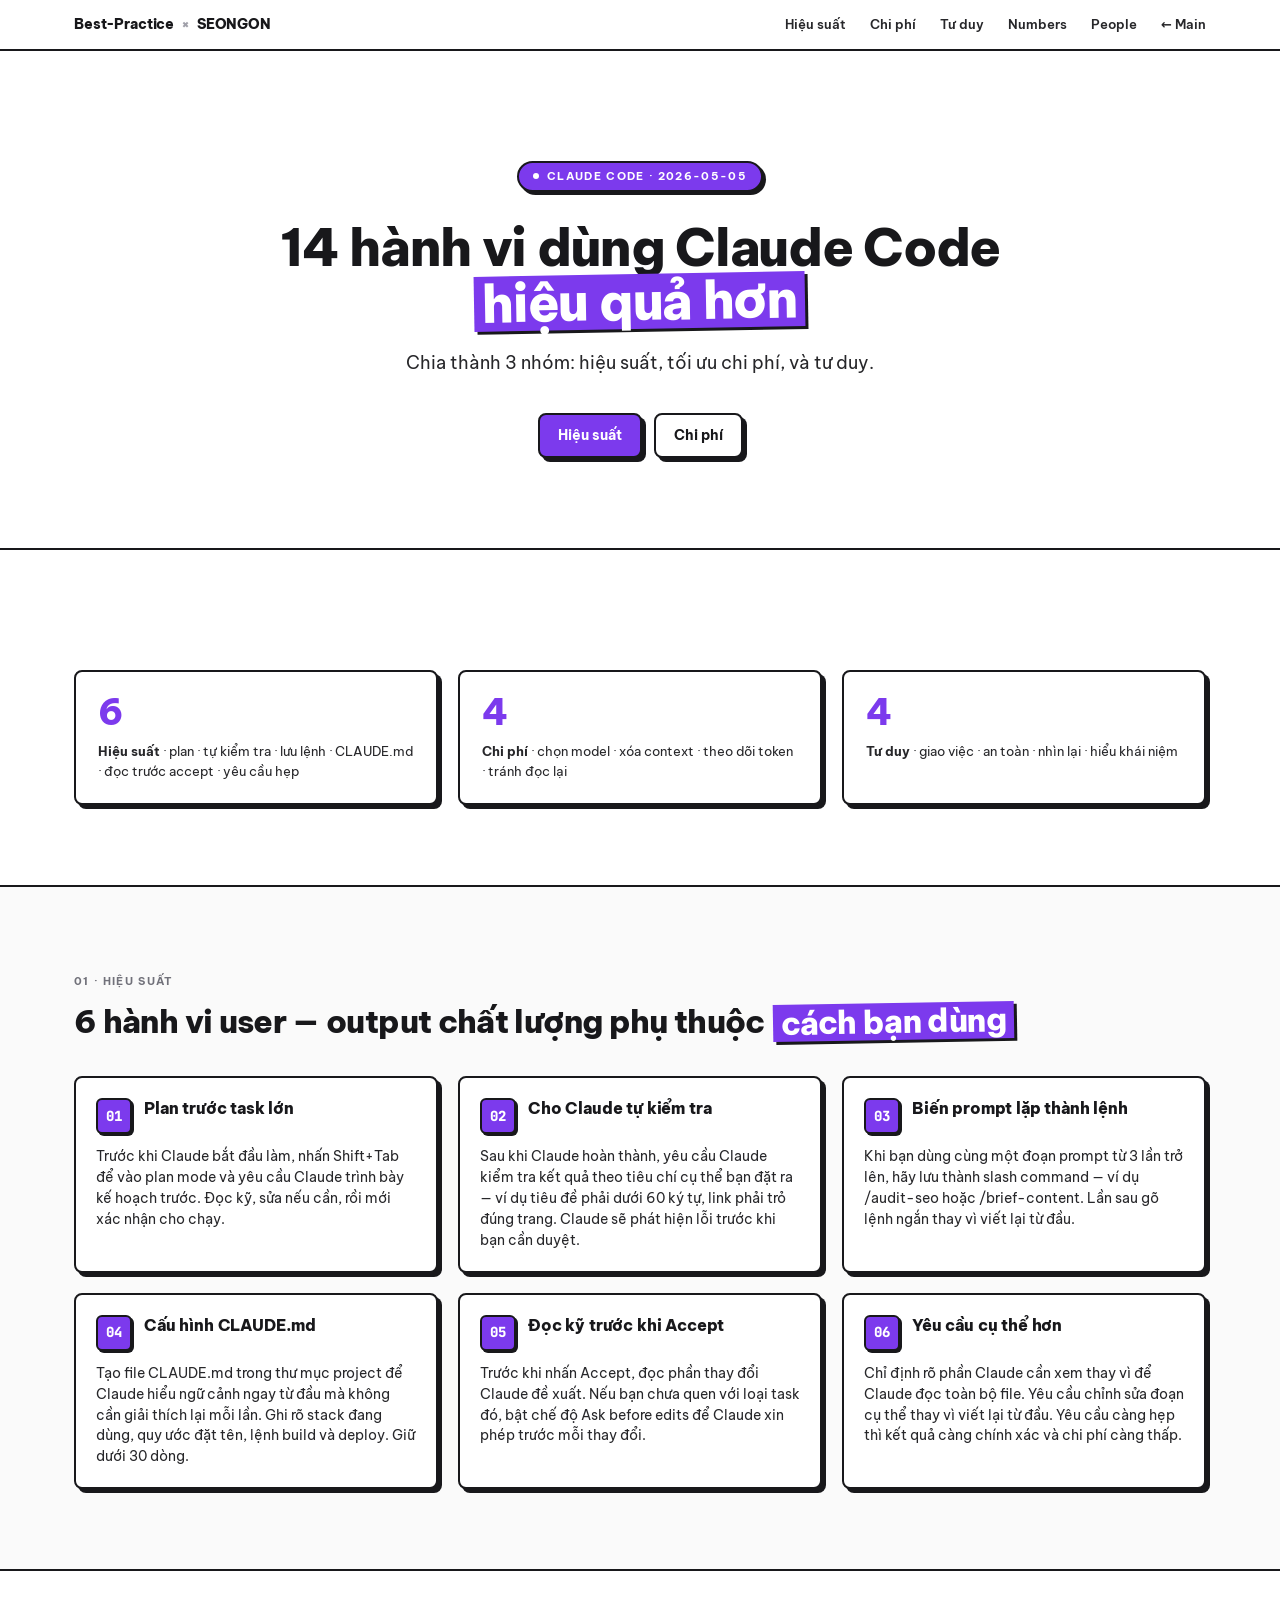
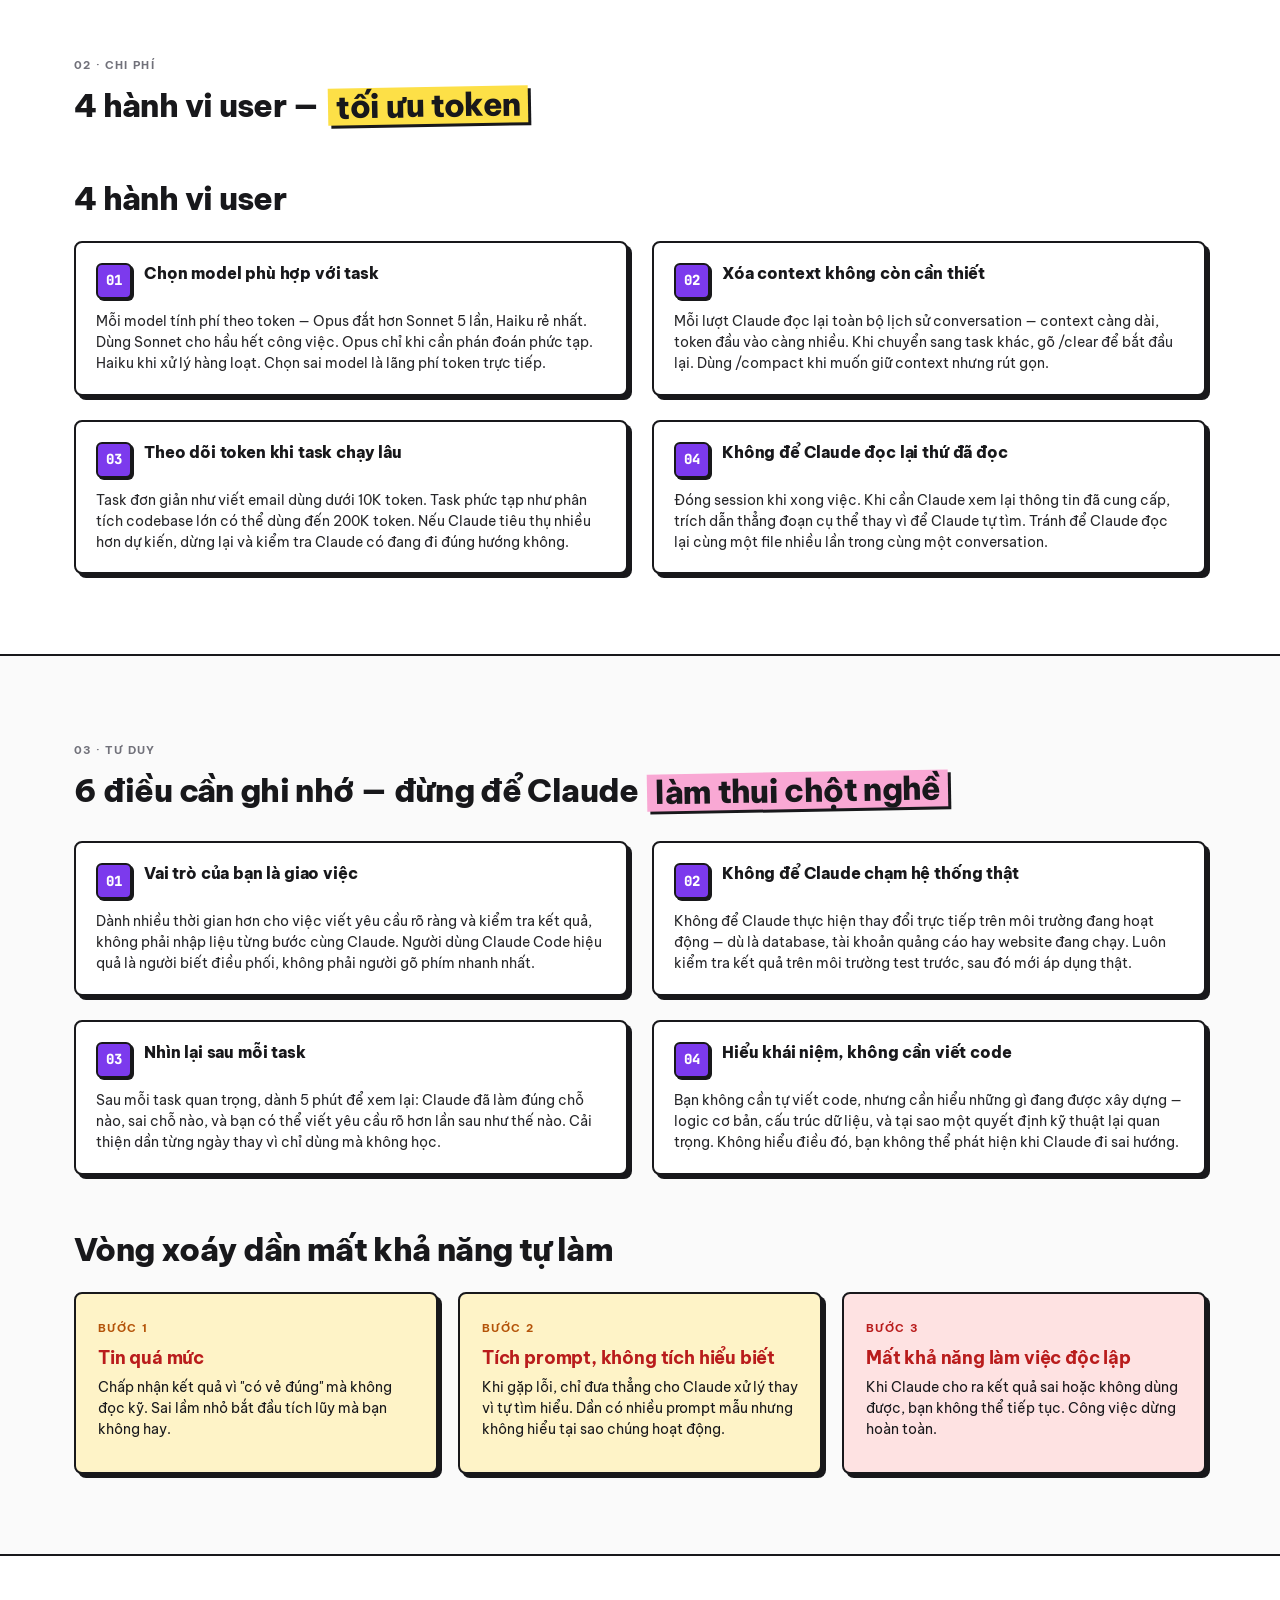
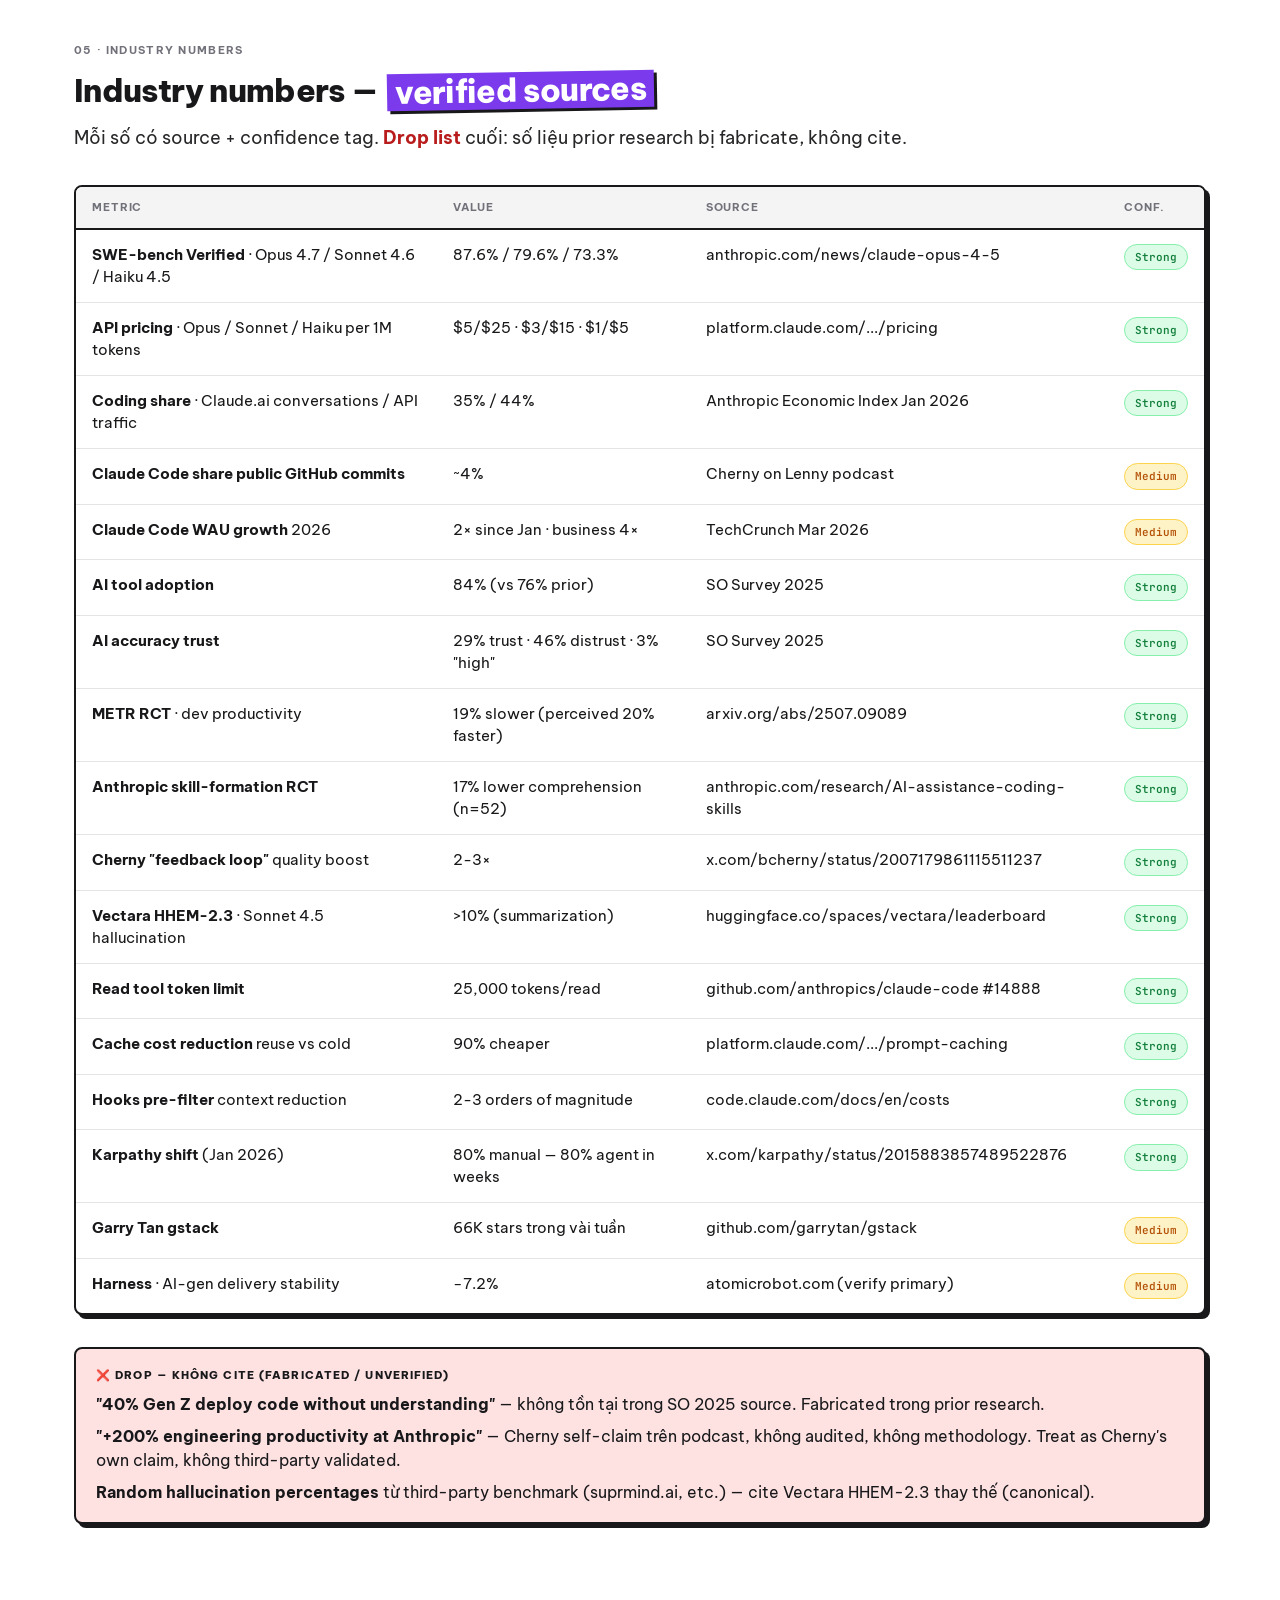
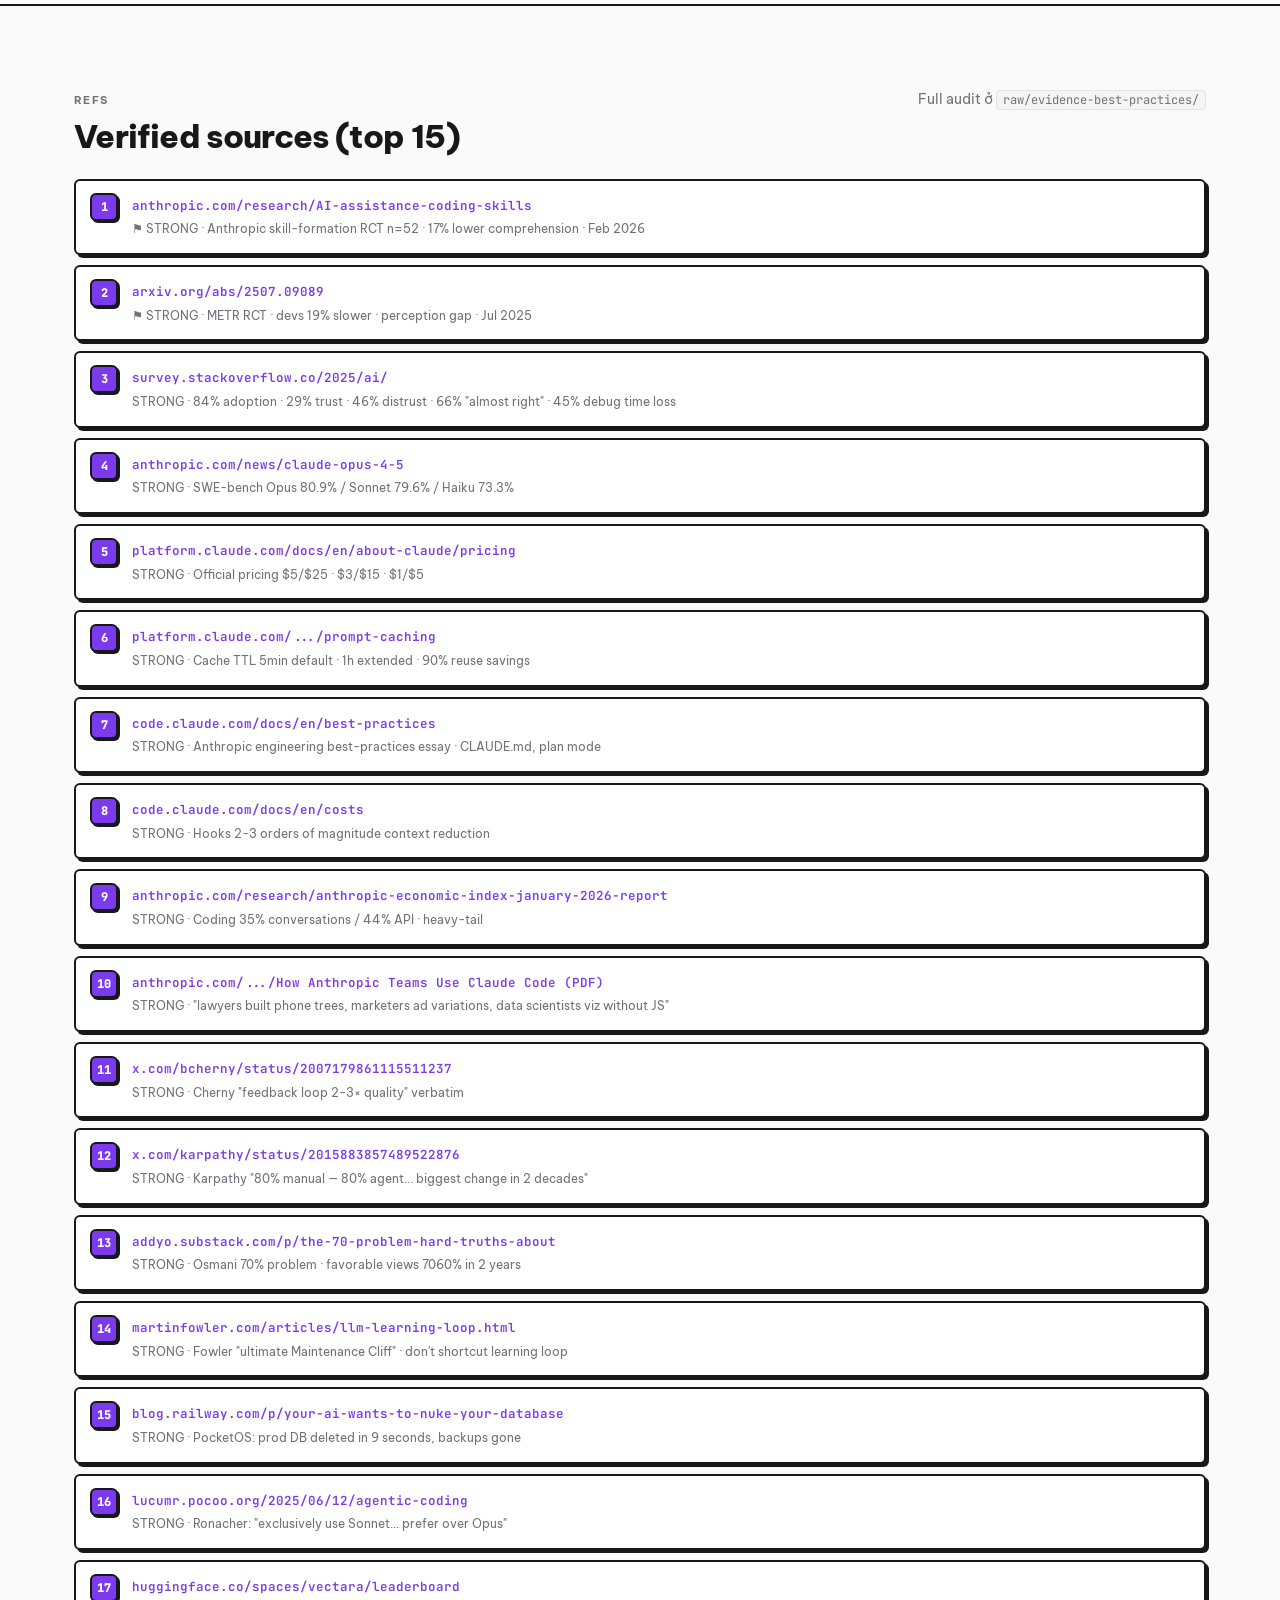
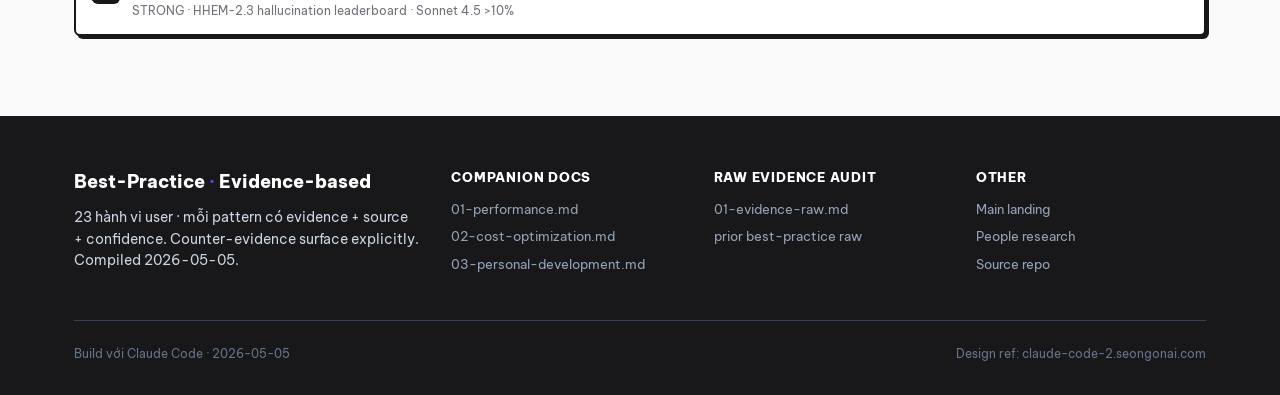
<file: best-practices.html>
<!doctype html>
<html lang="vi">
<head>
  <meta charset="utf-8" />
  <meta name="viewport" content="width=device-width, initial-scale=1" />
  <title>Best-Practice Playbook · Evidence-based · SEONGON</title>
  <meta name="description" content="23 hành vi user — mỗi pattern có evidence (Anthropic doc, RCT, Stack Overflow Survey, METR study). Không opinion." />
  <link rel="preconnect" href="https://fonts.googleapis.com" />
  <link rel="preconnect" href="https://fonts.gstatic.com" crossorigin />
  <link href="https://fonts.googleapis.com/css2?family=Be+Vietnam+Pro:wght@400;500;600;700;800&family=JetBrains+Mono:wght@400;500;700&display=swap" rel="stylesheet" />
  <link rel="stylesheet" href="assets/styles.css" />
</head>
<body>

  <nav class="nav no-print">
    <div class="wrap">
      <a href="#top" class="nav-brand">Best-Practice <span class="x">×</span> SEONGON</a>
      <div class="nav-links">
        <a href="#performance">Hiệu suất</a>
        <a href="#cost">Chi phí</a>
        <a href="#mindset">Tư duy</a>
        <a href="#numbers">Numbers</a>
        <a href="people.html">People</a>
        <a href="index.html">← Main</a>
      </div>
    </div>
  </nav>

  <header id="top" class="hero">
    <div class="wrap-narrow">
      <div class="eyebrow-pill"><span class="dot"></span>Claude Code · 2026-05-05</div>
      <h1>14 hành vi dùng Claude Code <span class="hl">hiệu quả hơn</span></h1>
      <p class="lede">Chia thành 3 nhóm: hiệu suất, tối ưu chi phí, và tư duy.</p>
      <div class="cta-row">
        <a href="#performance" class="btn primary">Hiệu suất</a>
        <a href="#cost" class="btn">Chi phí</a>
      </div>
    </div>
  </header>

  <section class="white">
    <div class="wrap">
      <div class="stat-grid cols-3">
        <div class="stat"><div class="stat-num violet">6</div><div class="stat-label"><strong>Hiệu suất</strong> · plan · tự kiểm tra · lưu lệnh · CLAUDE.md · đọc trước accept · yêu cầu hẹp</div></div>
        <div class="stat"><div class="stat-num violet">4</div><div class="stat-label"><strong>Chi phí</strong> · chọn model · xóa context · theo dõi token · tránh đọc lại</div></div>
        <div class="stat"><div class="stat-num violet">4</div><div class="stat-label"><strong>Tư duy</strong> · giao việc · an toàn · nhìn lại · hiểu khái niệm</div></div>
      </div>
    </div>
  </section>

  <!-- ═══════════════ PERFORMANCE ═══════════════ -->
  <section id="performance">
    <div class="wrap">
      <span class="eyebrow">01 · Hiệu suất</span>
      <h2 style="margin-top: 12px;">6 hành vi user — output chất lượng phụ thuộc <span class="hl">cách bạn dùng</span></h2>

      <div class="grid-3" style="margin-top: 36px;">

        <div class="pattern">
          <div class="head-row"><div class="num">01</div><div class="title">Plan trước task lớn</div></div>
          <div class="desc">Trước khi Claude bắt đầu làm, nhấn Shift+Tab để vào plan mode và yêu cầu Claude trình bày kế hoạch trước. Đọc kỹ, sửa nếu cần, rồi mới xác nhận cho chạy.</div>
        </div>

        <div class="pattern">
          <div class="head-row"><div class="num">02</div><div class="title">Cho Claude tự kiểm tra</div></div>
          <div class="desc">Sau khi Claude hoàn thành, yêu cầu Claude kiểm tra kết quả theo tiêu chí cụ thể bạn đặt ra — ví dụ tiêu đề phải dưới 60 ký tự, link phải trỏ đúng trang. Claude sẽ phát hiện lỗi trước khi bạn cần duyệt.</div>
        </div>

        <div class="pattern">
          <div class="head-row"><div class="num">03</div><div class="title">Biến prompt lặp thành lệnh</div></div>
          <div class="desc">Khi bạn dùng cùng một đoạn prompt từ 3 lần trở lên, hãy lưu thành slash command — ví dụ /audit-seo hoặc /brief-content. Lần sau gõ lệnh ngắn thay vì viết lại từ đầu.</div>
        </div>

        <div class="pattern">
          <div class="head-row"><div class="num">04</div><div class="title">Cấu hình CLAUDE.md</div></div>
          <div class="desc">Tạo file CLAUDE.md trong thư mục project để Claude hiểu ngữ cảnh ngay từ đầu mà không cần giải thích lại mỗi lần. Ghi rõ stack đang dùng, quy ước đặt tên, lệnh build và deploy. Giữ dưới 30 dòng.</div>
        </div>

        <div class="pattern">
          <div class="head-row"><div class="num">05</div><div class="title">Đọc kỹ trước khi Accept</div></div>
          <div class="desc">Trước khi nhấn Accept, đọc phần thay đổi Claude đề xuất. Nếu bạn chưa quen với loại task đó, bật chế độ Ask before edits để Claude xin phép trước mỗi thay đổi.</div>
        </div>

        <div class="pattern">
          <div class="head-row"><div class="num">06</div><div class="title">Yêu cầu cụ thể hơn</div></div>
          <div class="desc">Chỉ định rõ phần Claude cần xem thay vì để Claude đọc toàn bộ file. Yêu cầu chỉnh sửa đoạn cụ thể thay vì viết lại từ đầu. Yêu cầu càng hẹp thì kết quả càng chính xác và chi phí càng thấp.</div>
        </div>

      </div>

    </div>
  </section>

  <!-- ═══════════════ COST ═══════════════ -->
  <section id="cost" class="white">
    <div class="wrap">
      <span class="eyebrow">02 · Chi phí</span>
      <h2 style="margin-top: 12px;">4 hành vi user — <span class="hl hl-yellow">tối ưu token</span></h2>

      <h2 style="margin-top: 56px;">4 hành vi user</h2>
      <div class="grid-2" style="margin-top: 24px;">

        <div class="pattern">
          <div class="head-row"><div class="num">01</div><div class="title">Chọn model phù hợp với task</div></div>
          <div class="desc">Mỗi model tính phí theo token — Opus đắt hơn Sonnet 5 lần, Haiku rẻ nhất. Dùng Sonnet cho hầu hết công việc. Opus chỉ khi cần phán đoán phức tạp. Haiku khi xử lý hàng loạt. Chọn sai model là lãng phí token trực tiếp.</div>
        </div>

        <div class="pattern">
          <div class="head-row"><div class="num">02</div><div class="title">Xóa context không còn cần thiết</div></div>
          <div class="desc">Mỗi lượt Claude đọc lại toàn bộ lịch sử conversation — context càng dài, token đầu vào càng nhiều. Khi chuyển sang task khác, gõ /clear để bắt đầu lại. Dùng /compact khi muốn giữ context nhưng rút gọn.</div>
        </div>

        <div class="pattern">
          <div class="head-row"><div class="num">03</div><div class="title">Theo dõi token khi task chạy lâu</div></div>
          <div class="desc">Task đơn giản như viết email dùng dưới 10K token. Task phức tạp như phân tích codebase lớn có thể dùng đến 200K token. Nếu Claude tiêu thụ nhiều hơn dự kiến, dừng lại và kiểm tra Claude có đang đi đúng hướng không.</div>
        </div>

        <div class="pattern">
          <div class="head-row"><div class="num">04</div><div class="title">Không để Claude đọc lại thứ đã đọc</div></div>
          <div class="desc">Đóng session khi xong việc. Khi cần Claude xem lại thông tin đã cung cấp, trích dẫn thẳng đoạn cụ thể thay vì để Claude tự tìm. Tránh để Claude đọc lại cùng một file nhiều lần trong cùng một conversation.</div>
        </div>

      </div>
    </div>
  </section>

  <!-- ═══════════════ MINDSET ═══════════════ -->
  <section id="mindset">
    <div class="wrap">
      <span class="eyebrow">03 · Tư duy</span>
      <h2 style="margin-top: 12px;">6 điều cần ghi nhớ — đừng để Claude <span class="hl hl-pink">làm thui chột nghề</span></h2>

      <div class="grid-2" style="margin-top: 32px;">

        <div class="pattern">
          <div class="head-row"><div class="num">01</div><div class="title">Vai trò của bạn là giao việc</div></div>
          <div class="desc">Dành nhiều thời gian hơn cho việc viết yêu cầu rõ ràng và kiểm tra kết quả, không phải nhập liệu từng bước cùng Claude. Người dùng Claude Code hiệu quả là người biết điều phối, không phải người gõ phím nhanh nhất.</div>
        </div>

        <div class="pattern">
          <div class="head-row"><div class="num">02</div><div class="title">Không để Claude chạm hệ thống thật</div></div>
          <div class="desc">Không để Claude thực hiện thay đổi trực tiếp trên môi trường đang hoạt động — dù là database, tài khoản quảng cáo hay website đang chạy. Luôn kiểm tra kết quả trên môi trường test trước, sau đó mới áp dụng thật.</div>
        </div>

        <div class="pattern">
          <div class="head-row"><div class="num">03</div><div class="title">Nhìn lại sau mỗi task</div></div>
          <div class="desc">Sau mỗi task quan trọng, dành 5 phút để xem lại: Claude đã làm đúng chỗ nào, sai chỗ nào, và bạn có thể viết yêu cầu rõ hơn lần sau như thế nào. Cải thiện dần từng ngày thay vì chỉ dùng mà không học.</div>
        </div>

        <div class="pattern">
          <div class="head-row"><div class="num">04</div><div class="title">Hiểu khái niệm, không cần viết code</div></div>
          <div class="desc">Bạn không cần tự viết code, nhưng cần hiểu những gì đang được xây dựng — logic cơ bản, cấu trúc dữ liệu, và tại sao một quyết định kỹ thuật lại quan trọng. Không hiểu điều đó, bạn không thể phát hiện khi Claude đi sai hướng.</div>
        </div>

      </div>

      <h2 style="margin-top: 56px;">Vòng xoáy dần mất khả năng tự làm</h2>
      <div class="grid-3" style="margin-top: 24px;">
        <div class="brutal" style="background: var(--warn-soft);"><div class="eyebrow" style="color: var(--warn);">Bước 1</div><h3 style="margin-top: 6px; color: var(--danger);">Tin quá mức</h3><p class="small" style="margin-top: 6px;">Chấp nhận kết quả vì "có vẻ đúng" mà không đọc kỹ. Sai lầm nhỏ bắt đầu tích lũy mà bạn không hay.</p></div>
        <div class="brutal" style="background: var(--warn-soft);"><div class="eyebrow" style="color: var(--warn);">Bước 2</div><h3 style="margin-top: 6px; color: var(--danger);">Tích prompt, không tích hiểu biết</h3><p class="small" style="margin-top: 6px;">Khi gặp lỗi, chỉ đưa thẳng cho Claude xử lý thay vì tự tìm hiểu. Dần có nhiều prompt mẫu nhưng không hiểu tại sao chúng hoạt động.</p></div>
        <div class="brutal" style="background: var(--danger-soft);"><div class="eyebrow" style="color: var(--danger);">Bước 3</div><h3 style="margin-top: 6px; color: var(--danger);">Mất khả năng làm việc độc lập</h3><p class="small" style="margin-top: 6px;">Khi Claude cho ra kết quả sai hoặc không dùng được, bạn không thể tiếp tục. Công việc dừng hoàn toàn.</p></div>
      </div>

    </div>
  </section>

  <!-- ═══════════════ INDUSTRY NUMBERS ═══════════════ -->
  <section id="numbers" class="white">
    <div class="wrap">
      <span class="eyebrow">05 · Industry numbers</span>
      <h2 style="margin-top: 12px;">Industry numbers — <span class="hl">verified sources</span></h2>
      <p class="lede" style="margin-top: 16px;">Mỗi số có source + confidence tag. <strong style="color: var(--danger);">Drop list</strong> cuối: số liệu prior research bị fabricate, không cite.</p>

      <div class="brutal" style="margin-top: 32px; padding: 0; overflow: hidden;">
        <table>
          <thead><tr><th>Metric</th><th>Value</th><th>Source</th><th>Conf.</th></tr></thead>
          <tbody>
            <tr><td><strong>SWE-bench Verified</strong> · Opus 4.7 / Sonnet 4.6 / Haiku 4.5</td><td><span class="num">87.6% / 79.6% / 73.3%</span></td><td>anthropic.com/news/claude-opus-4-5</td><td><span class="chip good">Strong</span></td></tr>
            <tr><td><strong>API pricing</strong> · Opus / Sonnet / Haiku per 1M tokens</td><td><span class="num">$5/$25 · $3/$15 · $1/$5</span></td><td>platform.claude.com/.../pricing</td><td><span class="chip good">Strong</span></td></tr>
            <tr><td><strong>Coding share</strong> · Claude.ai conversations / API traffic</td><td><span class="num">35% / 44%</span></td><td>Anthropic Economic Index Jan 2026</td><td><span class="chip good">Strong</span></td></tr>
            <tr><td><strong>Claude Code share public GitHub commits</strong></td><td><span class="num">~4%</span></td><td>Cherny on Lenny podcast</td><td><span class="chip warn">Medium</span></td></tr>
            <tr><td><strong>Claude Code WAU growth</strong> 2026</td><td><span class="num">2× since Jan · business 4×</span></td><td>TechCrunch Mar 2026</td><td><span class="chip warn">Medium</span></td></tr>
            <tr><td><strong>AI tool adoption</strong></td><td><span class="num">84%</span> (vs 76% prior)</td><td>SO Survey 2025</td><td><span class="chip good">Strong</span></td></tr>
            <tr><td><strong>AI accuracy trust</strong></td><td><span class="num">29% trust · 46% distrust · 3% "high"</span></td><td>SO Survey 2025</td><td><span class="chip good">Strong</span></td></tr>
            <tr><td><strong>METR RCT</strong> · dev productivity</td><td><span class="num">19% slower</span> (perceived 20% faster)</td><td>arxiv.org/abs/2507.09089</td><td><span class="chip good">Strong</span></td></tr>
            <tr><td><strong>Anthropic skill-formation RCT</strong></td><td><span class="num">17% lower comprehension</span> (n=52)</td><td>anthropic.com/research/AI-assistance-coding-skills</td><td><span class="chip good">Strong</span></td></tr>
            <tr><td><strong>Cherny "feedback loop"</strong> quality boost</td><td><span class="num">2-3×</span></td><td>x.com/bcherny/status/2007179861115511237</td><td><span class="chip good">Strong</span></td></tr>
            <tr><td><strong>Vectara HHEM-2.3</strong> · Sonnet 4.5 hallucination</td><td><span class="num">&gt;10%</span> (summarization)</td><td>huggingface.co/spaces/vectara/leaderboard</td><td><span class="chip good">Strong</span></td></tr>
            <tr><td><strong>Read tool token limit</strong></td><td><span class="num">25,000 tokens/read</span></td><td>github.com/anthropics/claude-code #14888</td><td><span class="chip good">Strong</span></td></tr>
            <tr><td><strong>Cache cost reduction</strong> reuse vs cold</td><td><span class="num">90% cheaper</span></td><td>platform.claude.com/.../prompt-caching</td><td><span class="chip good">Strong</span></td></tr>
            <tr><td><strong>Hooks pre-filter</strong> context reduction</td><td><span class="num">2-3 orders of magnitude</span></td><td>code.claude.com/docs/en/costs</td><td><span class="chip good">Strong</span></td></tr>
            <tr><td><strong>Karpathy shift</strong> (Jan 2026)</td><td><span class="num">80% manual — 80% agent</span> in weeks</td><td>x.com/karpathy/status/2015883857489522876</td><td><span class="chip good">Strong</span></td></tr>
            <tr><td><strong>Garry Tan gstack</strong></td><td><span class="num">66K stars</span> trong vài tuần</td><td>github.com/garrytan/gstack</td><td><span class="chip warn">Medium</span></td></tr>
            <tr><td><strong>Harness</strong> · AI-gen delivery stability</td><td><span class="num">−7.2%</span></td><td>atomicrobot.com (verify primary)</td><td><span class="chip warn">Medium</span></td></tr>
          </tbody>
        </table>
      </div>

      <!-- Drop list -->
      <div class="callout danger" style="margin-top: 32px;">
        <div class="label">❌ DROP — không cite (fabricated / unverified)</div>
        <ul style="list-style: none; padding: 0; margin: 8px 0 0; display: grid; gap: 8px;">
          <li><strong>"40% Gen Z deploy code without understanding"</strong> — không tồn tại trong SO 2025 source. Fabricated trong prior research.</li>
          <li><strong>"+200% engineering productivity at Anthropic"</strong> — Cherny self-claim trên podcast, không audited, không methodology. Treat as Cherny's own claim, không third-party validated.</li>
          <li><strong>Random hallucination percentages</strong> từ third-party benchmark (suprmind.ai, etc.) — cite Vectara HHEM-2.3 thay thế (canonical).</li>
        </ul>
      </div>
    </div>
  </section>

  <!-- ═══════════════ REFS ═══════════════ -->
  <section id="refs">
    <div class="wrap">
      <div class="row between">
        <div><span class="eyebrow">Refs</span><h2 style="margin-top: 8px;">Verified sources (top 15)</h2></div>
        <span class="muted small">Full audit ở <code>raw/evidence-best-practices/</code></span>
      </div>
      <ol class="ref-list">
        <li><a href="https://anthropic.com/research/AI-assistance-coding-skills" target="_blank">anthropic.com/research/AI-assistance-coding-skills</a><span class="meta">⚑ STRONG · Anthropic skill-formation RCT n=52 · 17% lower comprehension · Feb 2026</span></li>
        <li><a href="https://arxiv.org/abs/2507.09089" target="_blank">arxiv.org/abs/2507.09089</a><span class="meta">⚑ STRONG · METR RCT · devs 19% slower · perception gap · Jul 2025</span></li>
        <li><a href="https://survey.stackoverflow.co/2025/ai/" target="_blank">survey.stackoverflow.co/2025/ai/</a><span class="meta">STRONG · 84% adoption · 29% trust · 46% distrust · 66% "almost right" · 45% debug time loss</span></li>
        <li><a href="https://anthropic.com/news/claude-opus-4-5" target="_blank">anthropic.com/news/claude-opus-4-5</a><span class="meta">STRONG · SWE-bench Opus 80.9% / Sonnet 79.6% / Haiku 73.3%</span></li>
        <li><a href="https://platform.claude.com/docs/en/about-claude/pricing" target="_blank">platform.claude.com/docs/en/about-claude/pricing</a><span class="meta">STRONG · Official pricing $5/$25 · $3/$15 · $1/$5</span></li>
        <li><a href="https://platform.claude.com/docs/en/build-with-claude/prompt-caching" target="_blank">platform.claude.com/.../prompt-caching</a><span class="meta">STRONG · Cache TTL 5min default · 1h extended · 90% reuse savings</span></li>
        <li><a href="https://code.claude.com/docs/en/best-practices" target="_blank">code.claude.com/docs/en/best-practices</a><span class="meta">STRONG · Anthropic engineering best-practices essay · CLAUDE.md, plan mode</span></li>
        <li><a href="https://code.claude.com/docs/en/costs" target="_blank">code.claude.com/docs/en/costs</a><span class="meta">STRONG · Hooks 2-3 orders of magnitude context reduction</span></li>
        <li><a href="https://anthropic.com/research/anthropic-economic-index-january-2026-report" target="_blank">anthropic.com/research/anthropic-economic-index-january-2026-report</a><span class="meta">STRONG · Coding 35% conversations / 44% API · heavy-tail</span></li>
        <li><a href="https://www-cdn.anthropic.com/58284b19e702b49db9302d5b6f135ad8871e7658.pdf" target="_blank">anthropic.com/.../How Anthropic Teams Use Claude Code (PDF)</a><span class="meta">STRONG · "lawyers built phone trees, marketers ad variations, data scientists viz without JS"</span></li>
        <li><a href="https://x.com/bcherny/status/2007179861115511237" target="_blank">x.com/bcherny/status/2007179861115511237</a><span class="meta">STRONG · Cherny "feedback loop 2-3× quality" verbatim</span></li>
        <li><a href="https://x.com/karpathy/status/2015883857489522876" target="_blank">x.com/karpathy/status/2015883857489522876</a><span class="meta">STRONG · Karpathy "80% manual — 80% agent... biggest change in 2 decades"</span></li>
        <li><a href="https://addyo.substack.com/p/the-70-problem-hard-truths-about" target="_blank">addyo.substack.com/p/the-70-problem-hard-truths-about</a><span class="meta">STRONG · Osmani 70% problem · favorable views 7060% in 2 years</span></li>
        <li><a href="https://martinfowler.com/articles/llm-learning-loop.html" target="_blank">martinfowler.com/articles/llm-learning-loop.html</a><span class="meta">STRONG · Fowler "ultimate Maintenance Cliff" · don't shortcut learning loop</span></li>
        <li><a href="https://blog.railway.com/p/your-ai-wants-to-nuke-your-database" target="_blank">blog.railway.com/p/your-ai-wants-to-nuke-your-database</a><span class="meta">STRONG · PocketOS: prod DB deleted in 9 seconds, backups gone</span></li>
        <li><a href="https://lucumr.pocoo.org/2025/06/12/agentic-coding/" target="_blank">lucumr.pocoo.org/2025/06/12/agentic-coding</a><span class="meta">STRONG · Ronacher: "exclusively use Sonnet... prefer over Opus"</span></li>
        <li><a href="https://huggingface.co/spaces/vectara/leaderboard" target="_blank">huggingface.co/spaces/vectara/leaderboard</a><span class="meta">STRONG · HHEM-2.3 hallucination leaderboard · Sonnet 4.5 &gt;10%</span></li>
      </ol>
    </div>
  </section>

  <footer class="brutal-footer">
    <div class="wrap">
      <div class="top">
        <div>
          <div class="brand">Best-Practice <span class="accent">·</span> Evidence-based</div>
          <p class="blurb">23 hành vi user · mỗi pattern có evidence + source + confidence. Counter-evidence surface explicitly. Compiled 2026-05-05.</p>
        </div>
        <div>
          <h4>Companion docs</h4>
          <ul>
            <li><a href="best-practices/01-performance.md">01-performance.md</a></li>
            <li><a href="best-practices/02-cost-optimization.md">02-cost-optimization.md</a></li>
            <li><a href="best-practices/03-personal-development.md">03-personal-development.md</a></li>
          </ul>
        </div>
        <div>
          <h4>Raw evidence audit</h4>
          <ul>
            <li><a href="raw/evidence-best-practices/01-evidence-raw.md">01-evidence-raw.md</a></li>
            <li><a href="raw/best-practices-research/">prior best-practice raw</a></li>
          </ul>
        </div>
        <div>
          <h4>Other</h4>
          <ul>
            <li><a href="index.html">Main landing</a></li>
            <li><a href="people.html">People research</a></li>
            <li><a href="https://github.com/nhhoang4075/claude-code-research">Source repo</a></li>
          </ul>
        </div>
      </div>
      <div class="bottom">
        <span>Build với Claude Code · 2026-05-05</span>
        <span>Design ref: claude-code-2.seongonai.com</span>
      </div>
    </div>
  </footer>

</body>
</html>
</file>
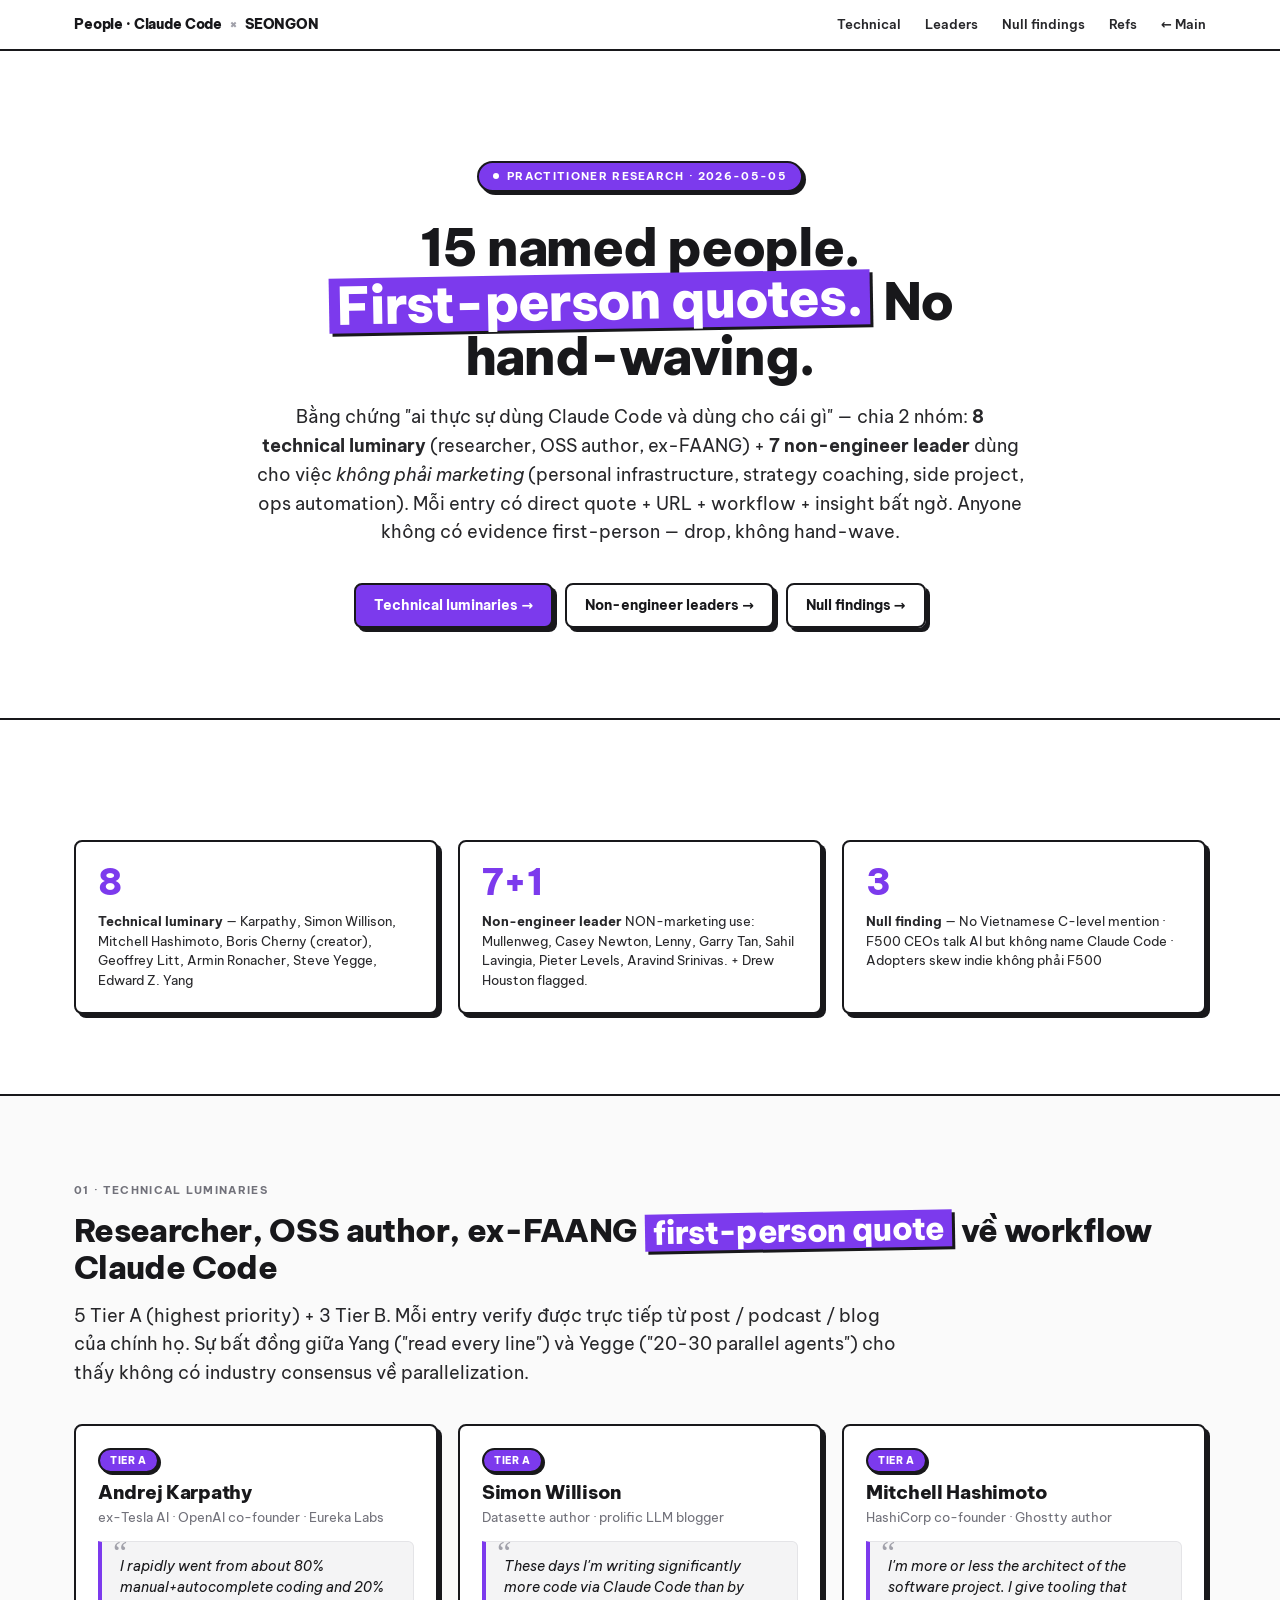
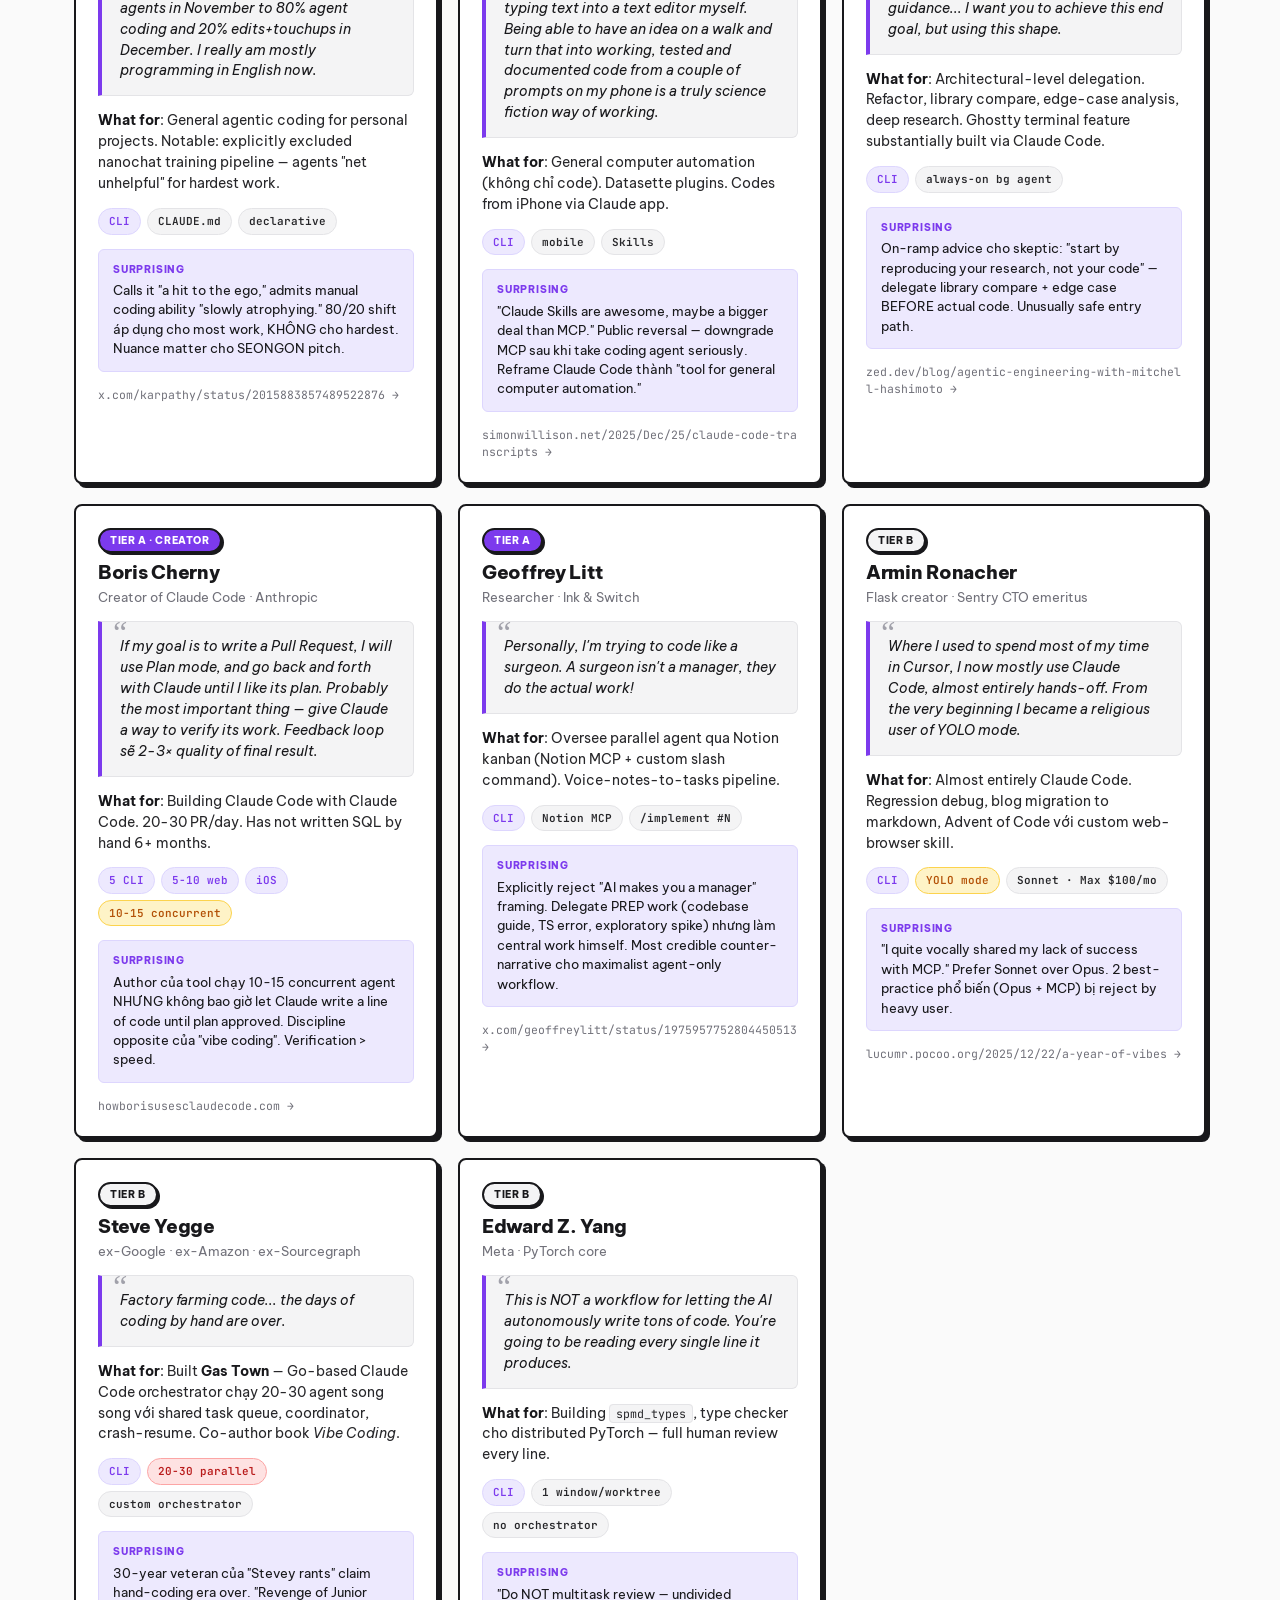
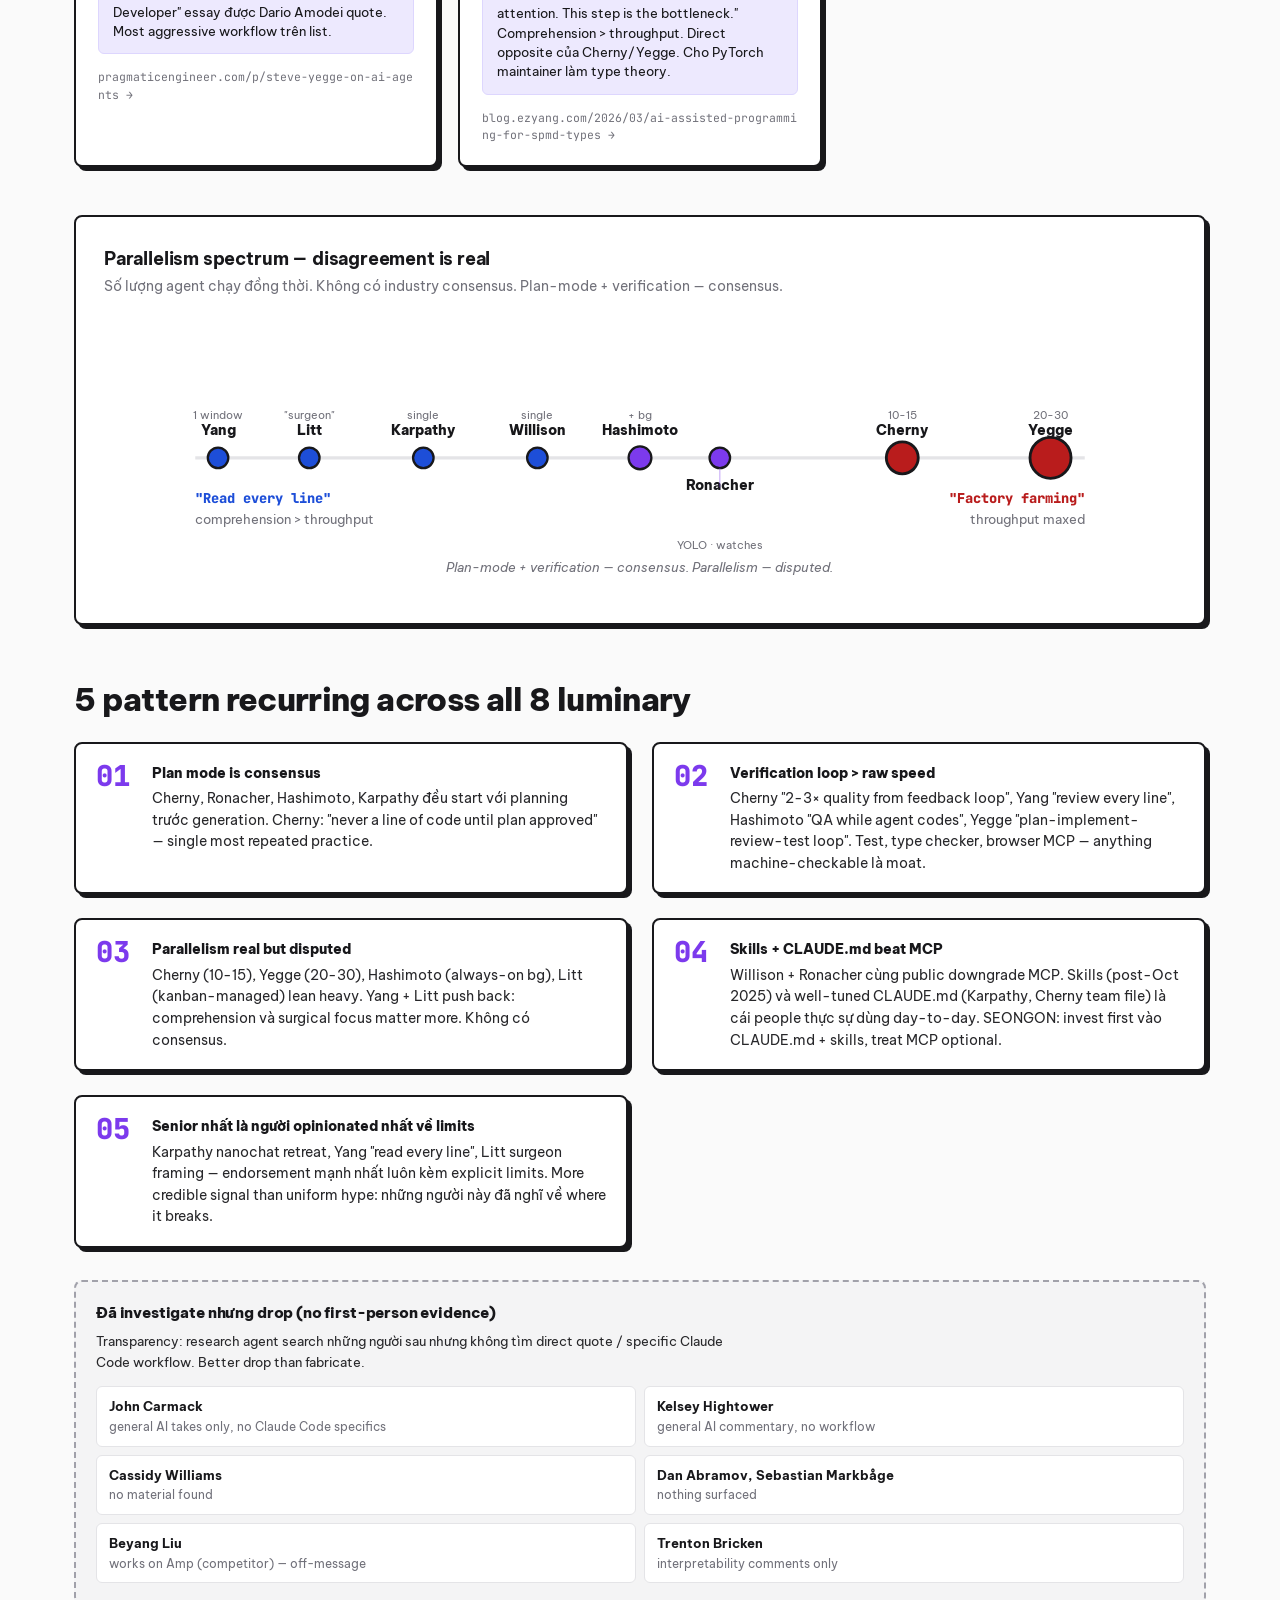
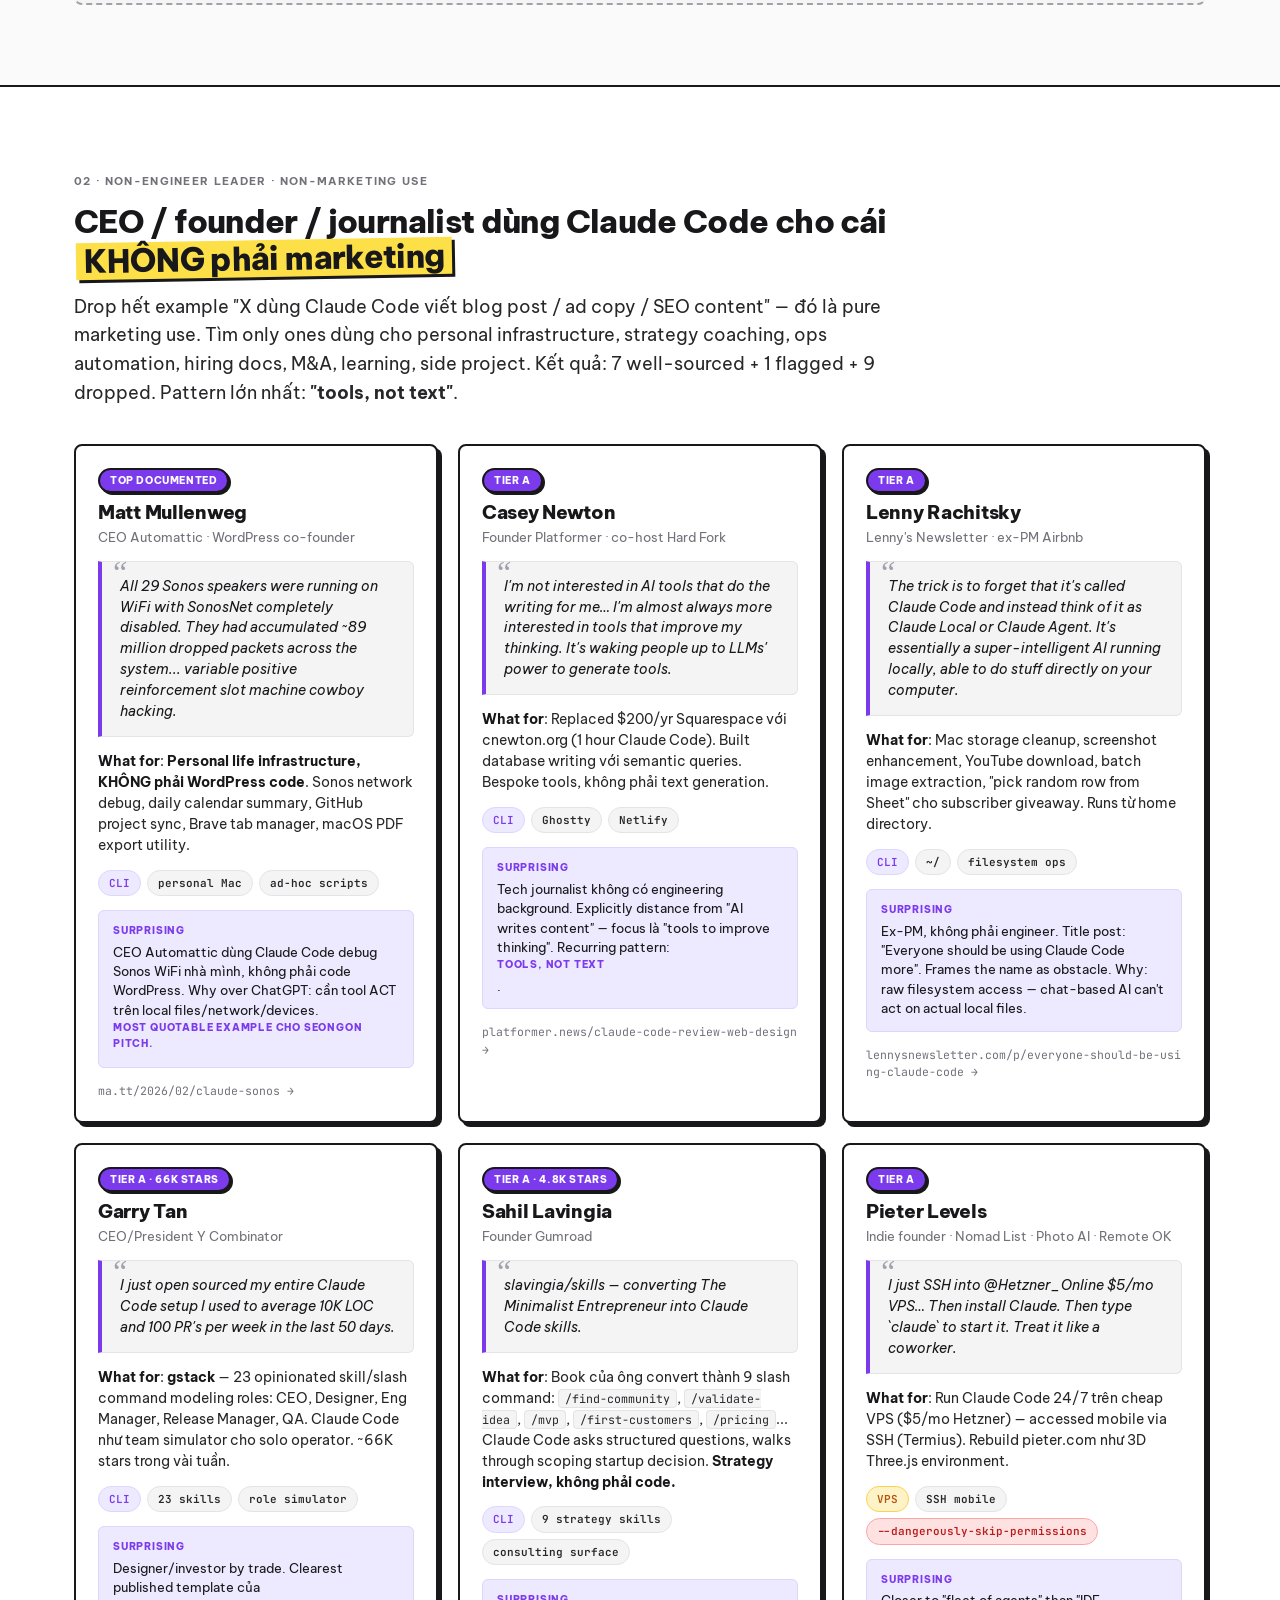
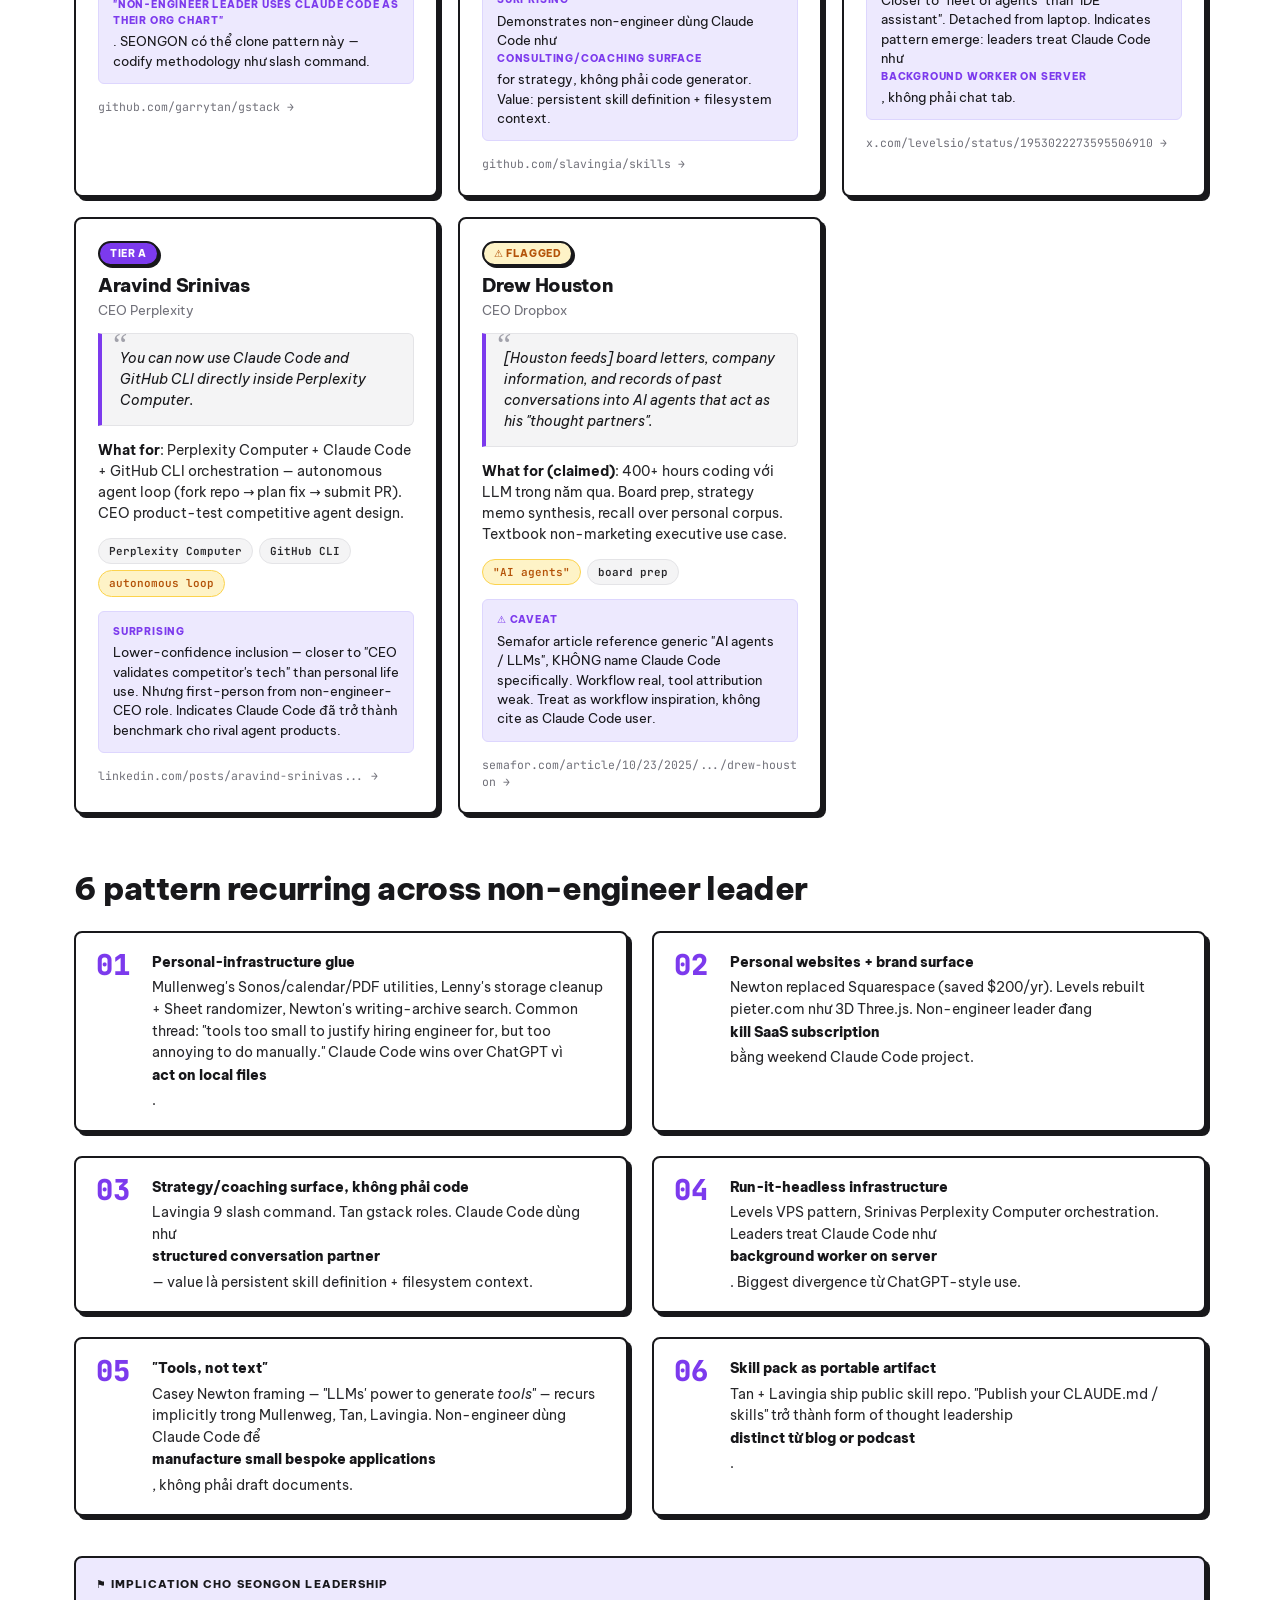
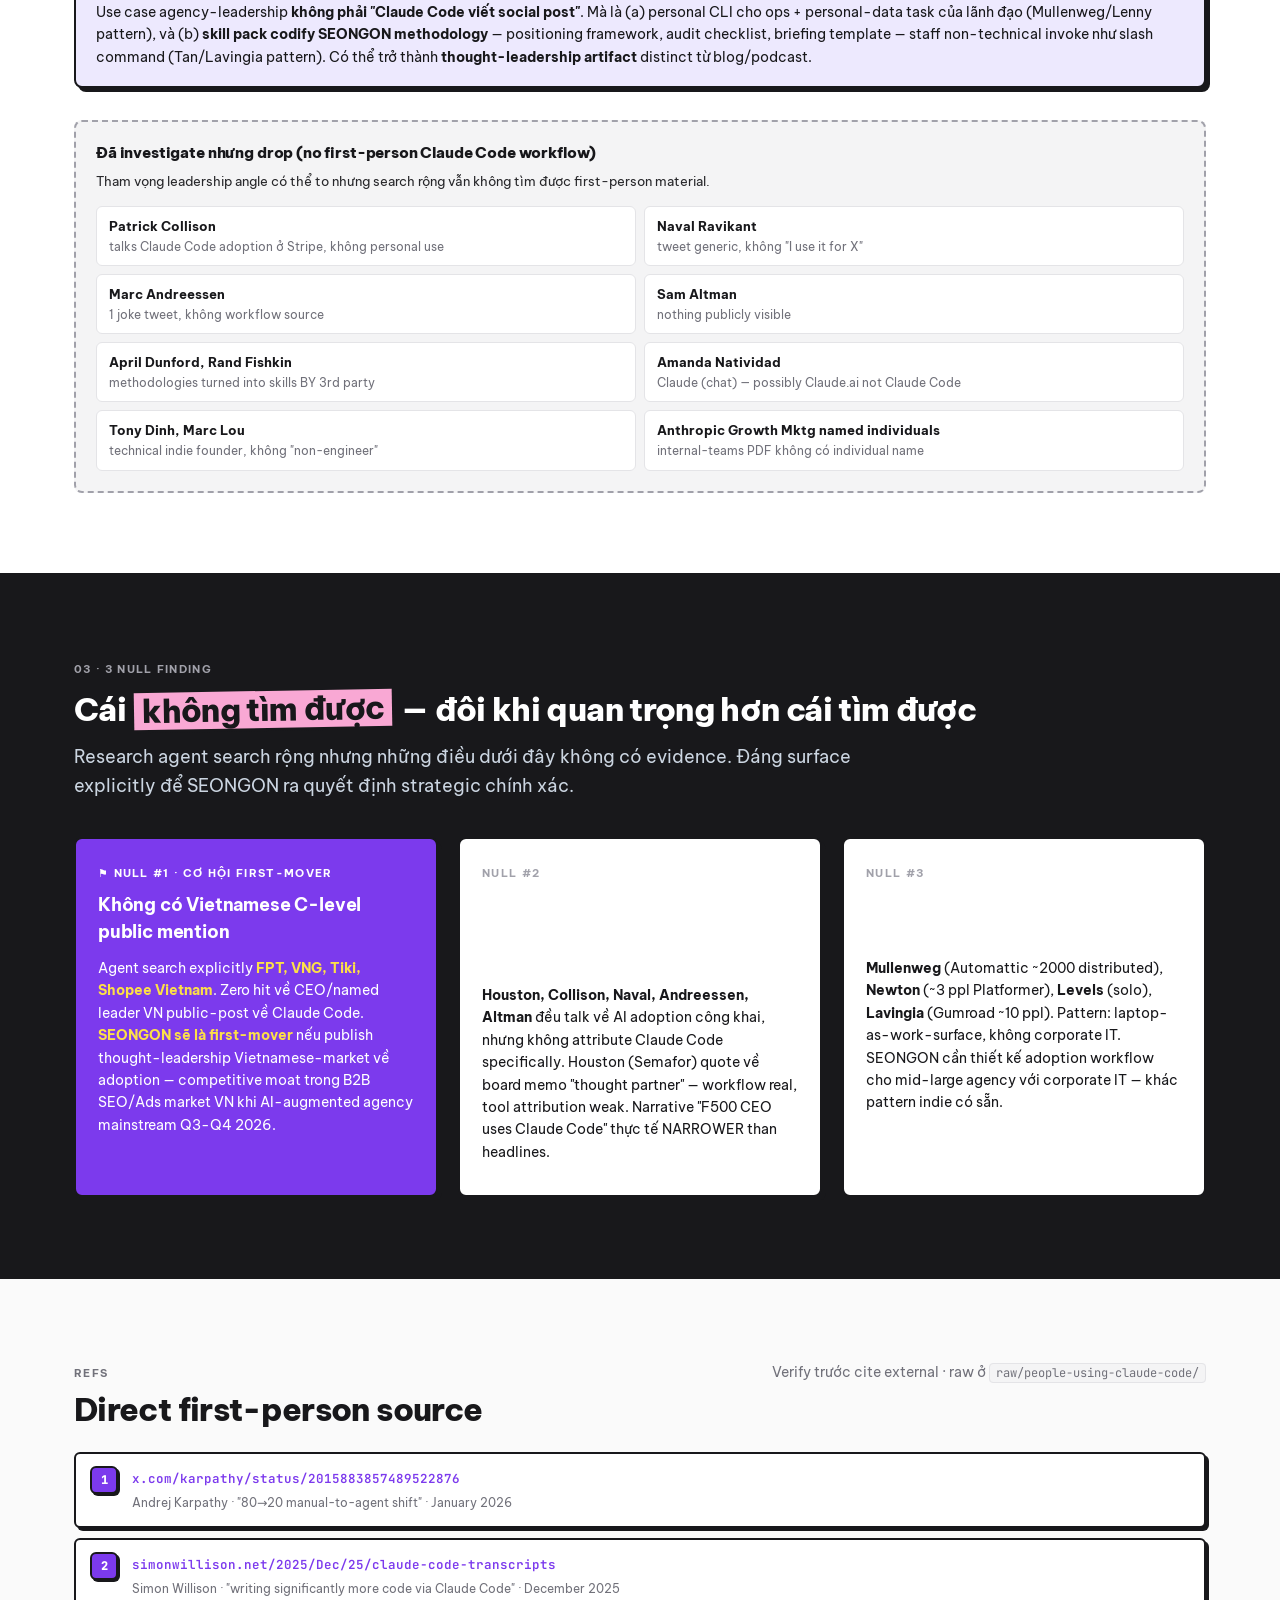
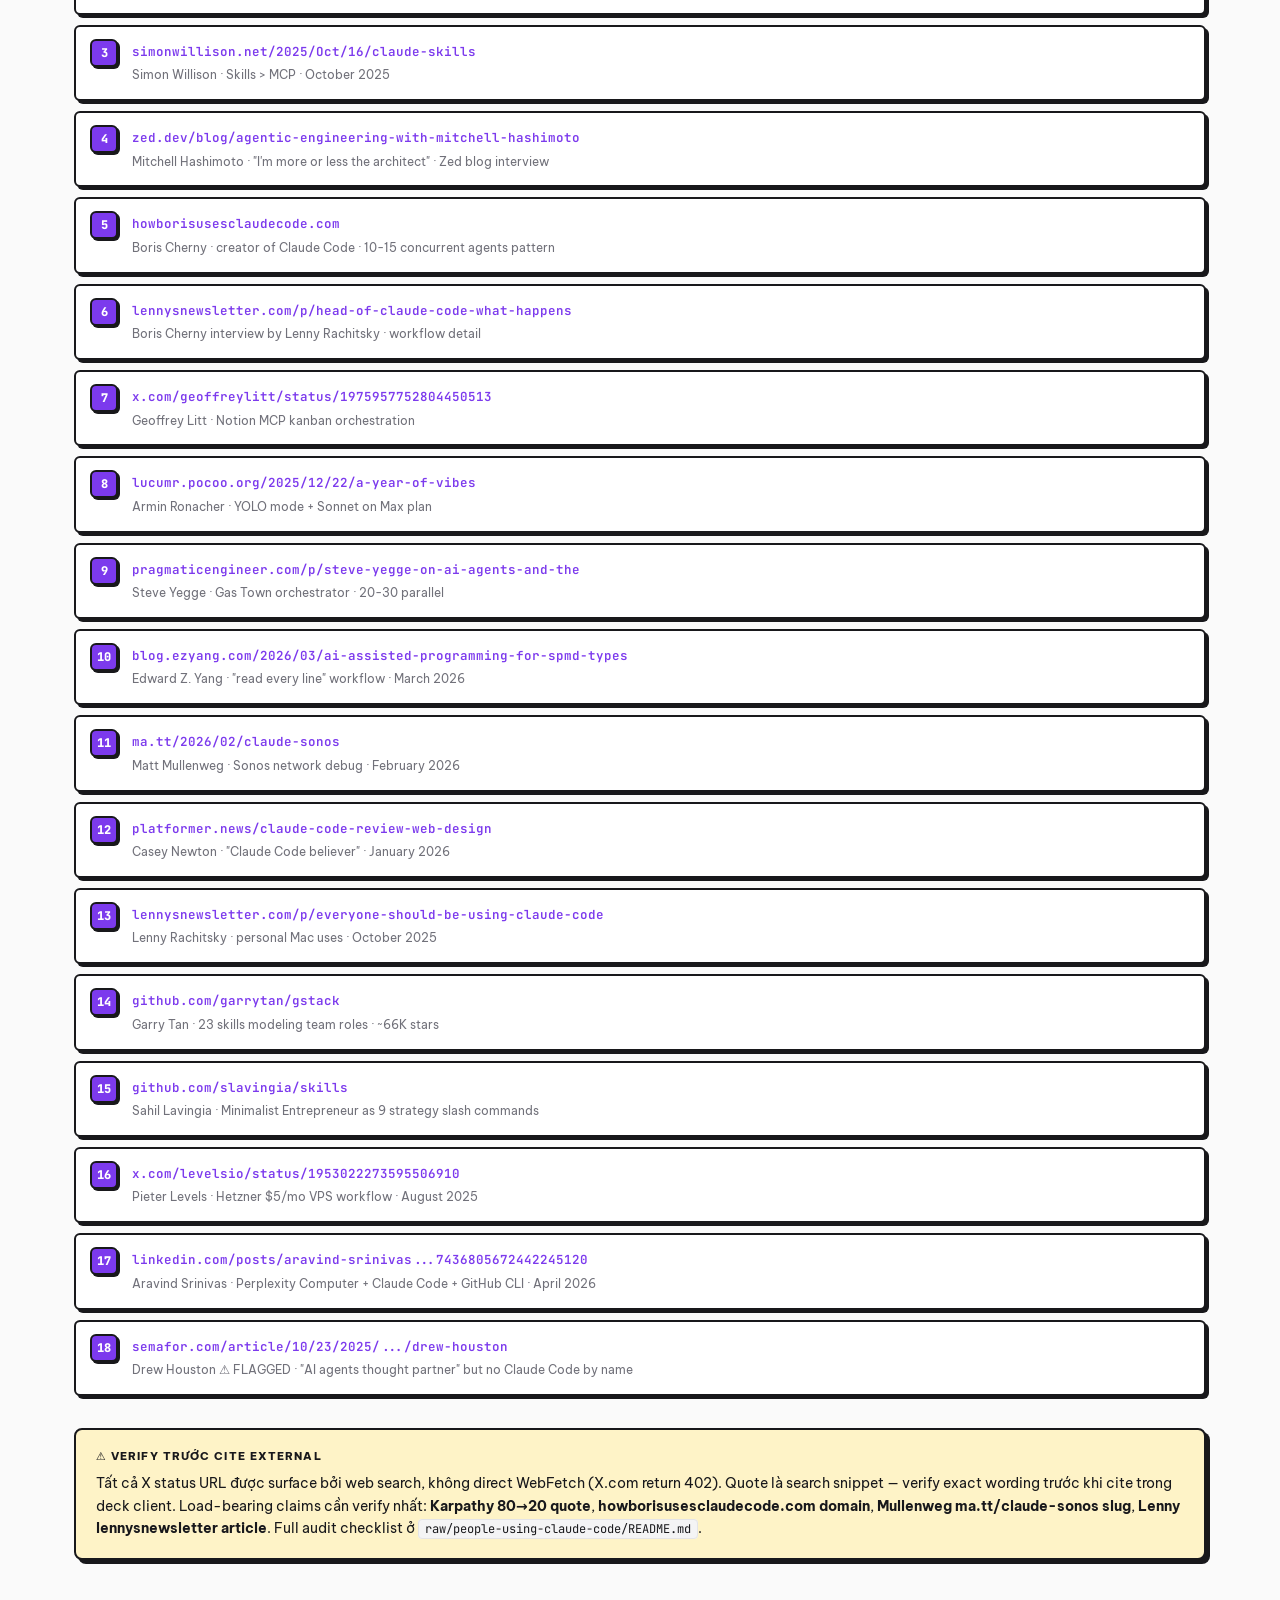
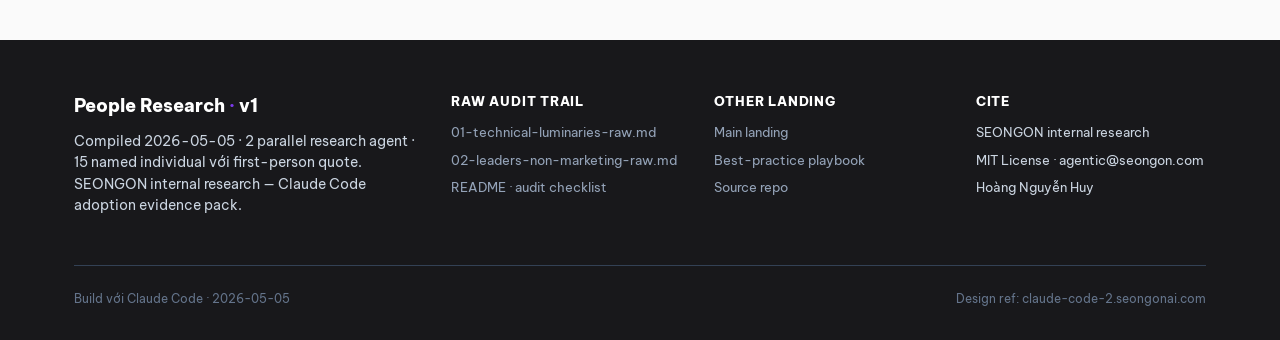
<file: people.html>
<!doctype html>
<html lang="vi">
<head>
  <meta charset="utf-8" />
  <meta name="viewport" content="width=device-width, initial-scale=1" />
  <title>How People Use Claude Code · SEONGON Research</title>
  <meta name="description" content="15 named individuals with first-person quotes about Claude Code. 8 technical luminaries (Karpathy, Simon Willison, Boris Cherny...) + 7 non-engineer leaders using it for non-marketing work (Mullenweg, Lenny, Garry Tan, Sahil Lavingia...)." />
  <link rel="preconnect" href="https://fonts.googleapis.com" />
  <link rel="preconnect" href="https://fonts.gstatic.com" crossorigin />
  <link href="https://fonts.googleapis.com/css2?family=Be+Vietnam+Pro:wght@400;500;600;700;800&family=JetBrains+Mono:wght@400;500;700&display=swap" rel="stylesheet" />
  <link rel="stylesheet" href="assets/styles.css" />
</head>
<body>

  <nav class="nav no-print">
    <div class="wrap">
      <a href="#top" class="nav-brand">People · Claude Code <span class="x">×</span> SEONGON</a>
      <div class="nav-links">
        <a href="#technical">Technical</a>
        <a href="#leaders">Leaders</a>
        <a href="#nulls">Null findings</a>
        <a href="#refs">Refs</a>
        <a href="index.html">← Main</a>
      </div>
    </div>
  </nav>

  <header id="top" class="hero">
    <div class="wrap-narrow">
      <div class="eyebrow-pill">
        <span class="dot"></span>
        Practitioner research · 2026-05-05
      </div>
      <h1>15 named people. <span class="hl">First-person quotes.</span> No hand-waving.</h1>
      <p class="lede">Bằng chứng "ai thực sự dùng Claude Code và dùng cho cái gì" — chia 2 nhóm: <strong>8 technical luminary</strong> (researcher, OSS author, ex-FAANG) + <strong>7 non-engineer leader</strong> dùng cho việc <em>không phải marketing</em> (personal infrastructure, strategy coaching, side project, ops automation). Mỗi entry có direct quote + URL + workflow + insight bất ngờ. Anyone không có evidence first-person — drop, không hand-wave.</p>

      <div class="cta-row">
        <a href="#technical" class="btn primary">Technical luminaries →</a>
        <a href="#leaders" class="btn">Non-engineer leaders →</a>
        <a href="#nulls" class="btn ghost">Null findings →</a>
      </div>
    </div>
  </header>

  <!-- ═══════════════════════════════════════════════════ STAT OVERVIEW -->
  <section class="white">
    <div class="wrap">
      <div class="stat-grid cols-3">
        <div class="stat">
          <div class="stat-num violet">8</div>
          <div class="stat-label"><strong>Technical luminary</strong> — Karpathy, Simon Willison, Mitchell Hashimoto, Boris Cherny (creator), Geoffrey Litt, Armin Ronacher, Steve Yegge, Edward Z. Yang</div>
        </div>
        <div class="stat">
          <div class="stat-num violet">7+1</div>
          <div class="stat-label"><strong>Non-engineer leader</strong> NON-marketing use: Mullenweg, Casey Newton, Lenny, Garry Tan, Sahil Lavingia, Pieter Levels, Aravind Srinivas. + Drew Houston flagged.</div>
        </div>
        <div class="stat">
          <div class="stat-num violet">3</div>
          <div class="stat-label"><strong>Null finding</strong> — No Vietnamese C-level mention · F500 CEOs talk AI but không name Claude Code · Adopters skew indie không phải F500</div>
        </div>
      </div>
    </div>
  </section>

  <!-- ═══════════════════════════════════════════════════ TECHNICAL -->
  <section id="technical">
    <div class="wrap">
      <span class="eyebrow">01 · Technical luminaries</span>
      <h2 style="margin-top: 12px;">Researcher, OSS author, ex-FAANG <span class="hl">first-person quote</span> về workflow Claude Code</h2>
      <p class="lede" style="margin-top: 16px;">5 Tier A (highest priority) + 3 Tier B. Mỗi entry verify được trực tiếp từ post / podcast / blog của chính họ. Sự bất đồng giữa Yang ("read every line") và Yegge ("20-30 parallel agents") cho thấy không có industry consensus về parallelization.</p>

      <div class="grid-3" style="margin-top: 36px;">

        <article class="person">
          <div class="head-row">
            <span class="tier-pill">Tier A</span>
            <div class="name">Andrej Karpathy</div>
            <div class="role">ex-Tesla AI · OpenAI co-founder · Eureka Labs</div>
          </div>
          <div class="quote">I rapidly went from about 80% manual+autocomplete coding and 20% agents in November to 80% agent coding and 20% edits+touchups in December. I really am mostly programming in English now.</div>
          <div class="what"><strong>What for</strong>: General agentic coding for personal projects. Notable: explicitly excluded nanochat training pipeline — agents "net unhelpful" for hardest work.</div>
          <div class="chips">
            <span class="chip violet">CLI</span>
            <span class="chip">CLAUDE.md</span>
            <span class="chip">declarative</span>
          </div>
          <div class="insight"><strong>Surprising</strong>Calls it "a hit to the ego," admits manual coding ability "slowly atrophying." 80/20 shift áp dụng cho most work, KHÔNG cho hardest. Nuance matter cho SEONGON pitch.</div>
          <a href="https://x.com/karpathy/status/2015883857489522876" target="_blank" rel="noreferrer" class="source-link">x.com/karpathy/status/2015883857489522876 →</a>
        </article>

        <article class="person">
          <div class="head-row">
            <span class="tier-pill">Tier A</span>
            <div class="name">Simon Willison</div>
            <div class="role">Datasette author · prolific LLM blogger</div>
          </div>
          <div class="quote">These days I'm writing significantly more code via Claude Code than by typing text into a text editor myself. Being able to have an idea on a walk and turn that into working, tested and documented code from a couple of prompts on my phone is a truly science fiction way of working.</div>
          <div class="what"><strong>What for</strong>: General computer automation (không chỉ code). Datasette plugins. Codes from iPhone via Claude app.</div>
          <div class="chips">
            <span class="chip violet">CLI</span>
            <span class="chip">mobile</span>
            <span class="chip">Skills</span>
          </div>
          <div class="insight"><strong>Surprising</strong>"Claude Skills are awesome, maybe a bigger deal than MCP." Public reversal — downgrade MCP sau khi take coding agent seriously. Reframe Claude Code thành "tool for general computer automation."</div>
          <a href="https://simonwillison.net/2025/Dec/25/claude-code-transcripts/" target="_blank" rel="noreferrer" class="source-link">simonwillison.net/2025/Dec/25/claude-code-transcripts →</a>
        </article>

        <article class="person">
          <div class="head-row">
            <span class="tier-pill">Tier A</span>
            <div class="name">Mitchell Hashimoto</div>
            <div class="role">HashiCorp co-founder · Ghostty author</div>
          </div>
          <div class="quote">I'm more or less the architect of the software project. I give tooling that guidance... I want you to achieve this end goal, but using this shape.</div>
          <div class="what"><strong>What for</strong>: Architectural-level delegation. Refactor, library compare, edge-case analysis, deep research. Ghostty terminal feature substantially built via Claude Code.</div>
          <div class="chips">
            <span class="chip violet">CLI</span>
            <span class="chip">always-on bg agent</span>
          </div>
          <div class="insight"><strong>Surprising</strong>On-ramp advice cho skeptic: "start by reproducing your research, not your code" — delegate library compare + edge case BEFORE actual code. Unusually safe entry path.</div>
          <a href="https://zed.dev/blog/agentic-engineering-with-mitchell-hashimoto" target="_blank" rel="noreferrer" class="source-link">zed.dev/blog/agentic-engineering-with-mitchell-hashimoto →</a>
        </article>

        <article class="person">
          <div class="head-row">
            <span class="tier-pill">Tier A · creator</span>
            <div class="name">Boris Cherny</div>
            <div class="role">Creator of Claude Code · Anthropic</div>
          </div>
          <div class="quote">If my goal is to write a Pull Request, I will use Plan mode, and go back and forth with Claude until I like its plan. Probably the most important thing — give Claude a way to verify its work. Feedback loop sẽ 2-3× quality of final result.</div>
          <div class="what"><strong>What for</strong>: Building Claude Code with Claude Code. 20-30 PR/day. Has not written SQL by hand 6+ months.</div>
          <div class="chips">
            <span class="chip violet">5 CLI</span>
            <span class="chip violet">5-10 web</span>
            <span class="chip violet">iOS</span>
            <span class="chip warn">10-15 concurrent</span>
          </div>
          <div class="insight"><strong>Surprising</strong>Author của tool chạy 10-15 concurrent agent NHƯNG không bao giờ let Claude write a line of code until plan approved. Discipline opposite của "vibe coding". Verification &gt; speed.</div>
          <a href="https://howborisusesclaudecode.com/" target="_blank" rel="noreferrer" class="source-link">howborisusesclaudecode.com →</a>
        </article>

        <article class="person">
          <div class="head-row">
            <span class="tier-pill">Tier A</span>
            <div class="name">Geoffrey Litt</div>
            <div class="role">Researcher · Ink &amp; Switch</div>
          </div>
          <div class="quote">Personally, I'm trying to code like a surgeon. A surgeon isn't a manager, they do the actual work!</div>
          <div class="what"><strong>What for</strong>: Oversee parallel agent qua Notion kanban (Notion MCP + custom slash command). Voice-notes-to-tasks pipeline.</div>
          <div class="chips">
            <span class="chip violet">CLI</span>
            <span class="chip">Notion MCP</span>
            <span class="chip">/implement #N</span>
          </div>
          <div class="insight"><strong>Surprising</strong>Explicitly reject "AI makes you a manager" framing. Delegate PREP work (codebase guide, TS error, exploratory spike) nhưng làm central work himself. Most credible counter-narrative cho maximalist agent-only workflow.</div>
          <a href="https://x.com/geoffreylitt/status/1975957752804450513" target="_blank" rel="noreferrer" class="source-link">x.com/geoffreylitt/status/1975957752804450513 →</a>
        </article>

        <article class="person">
          <div class="head-row">
            <span class="tier-pill b">Tier B</span>
            <div class="name">Armin Ronacher</div>
            <div class="role">Flask creator · Sentry CTO emeritus</div>
          </div>
          <div class="quote">Where I used to spend most of my time in Cursor, I now mostly use Claude Code, almost entirely hands-off. From the very beginning I became a religious user of YOLO mode.</div>
          <div class="what"><strong>What for</strong>: Almost entirely Claude Code. Regression debug, blog migration to markdown, Advent of Code với custom web-browser skill.</div>
          <div class="chips">
            <span class="chip violet">CLI</span>
            <span class="chip warn">YOLO mode</span>
            <span class="chip">Sonnet · Max $100/mo</span>
          </div>
          <div class="insight"><strong>Surprising</strong>"I quite vocally shared my lack of success with MCP." Prefer Sonnet over Opus. 2 best-practice phổ biến (Opus + MCP) bị reject by heavy user.</div>
          <a href="https://lucumr.pocoo.org/2025/12/22/a-year-of-vibes/" target="_blank" rel="noreferrer" class="source-link">lucumr.pocoo.org/2025/12/22/a-year-of-vibes →</a>
        </article>

        <article class="person">
          <div class="head-row">
            <span class="tier-pill b">Tier B</span>
            <div class="name">Steve Yegge</div>
            <div class="role">ex-Google · ex-Amazon · ex-Sourcegraph</div>
          </div>
          <div class="quote">Factory farming code... the days of coding by hand are over.</div>
          <div class="what"><strong>What for</strong>: Built <strong>Gas Town</strong> — Go-based Claude Code orchestrator chạy 20-30 agent song song với shared task queue, coordinator, crash-resume. Co-author book <em>Vibe Coding</em>.</div>
          <div class="chips">
            <span class="chip violet">CLI</span>
            <span class="chip danger">20-30 parallel</span>
            <span class="chip">custom orchestrator</span>
          </div>
          <div class="insight"><strong>Surprising</strong>30-year veteran của "Stevey rants" claim hand-coding era over. "Revenge of Junior Developer" essay được Dario Amodei quote. Most aggressive workflow trên list.</div>
          <a href="https://newsletter.pragmaticengineer.com/p/steve-yegge-on-ai-agents-and-the" target="_blank" rel="noreferrer" class="source-link">pragmaticengineer.com/p/steve-yegge-on-ai-agents →</a>
        </article>

        <article class="person">
          <div class="head-row">
            <span class="tier-pill b">Tier B</span>
            <div class="name">Edward Z. Yang</div>
            <div class="role">Meta · PyTorch core</div>
          </div>
          <div class="quote">This is NOT a workflow for letting the AI autonomously write tons of code. You're going to be reading every single line it produces.</div>
          <div class="what"><strong>What for</strong>: Building <code>spmd_types</code>, type checker cho distributed PyTorch — full human review every line.</div>
          <div class="chips">
            <span class="chip violet">CLI</span>
            <span class="chip">1 window/worktree</span>
            <span class="chip">no orchestrator</span>
          </div>
          <div class="insight"><strong>Surprising</strong>"Do NOT multitask review — undivided attention. This step is the bottleneck." Comprehension &gt; throughput. Direct opposite của Cherny/Yegge. Cho PyTorch maintainer làm type theory.</div>
          <a href="https://blog.ezyang.com/2026/03/ai-assisted-programming-for-spmd-types/" target="_blank" rel="noreferrer" class="source-link">blog.ezyang.com/2026/03/ai-assisted-programming-for-spmd-types →</a>
        </article>

      </div>

      <!-- Parallelism spectrum -->
      <div class="brutal" style="margin-top: 48px; padding: 28px;">
        <h3>Parallelism spectrum — disagreement is real</h3>
        <p class="muted small" style="margin-top: 4px;">Số lượng agent chạy đồng thời. Không có industry consensus. Plan-mode + verification — consensus.</p>
        <svg class="svg-fluid" viewBox="0 0 940 240" preserveAspectRatio="xMidYMid meet" role="img" aria-label="Parallelism spectrum 1 to 30 agents" style="margin-top: 24px;">
          <defs>
            <linearGradient id="spec" x1="0" y1="0" x2="1" y2="0">
              <stop offset="0%" stop-color="#1d4ed8" stop-opacity="0.7"/>
              <stop offset="50%" stop-color="#7c3aed" stop-opacity="0.7"/>
              <stop offset="100%" stop-color="#b91c1c" stop-opacity="0.7"/>
            </linearGradient>
          </defs>
          <line x1="80" y1="120" x2="860" y2="120" stroke="#e4e4e7" stroke-width="3"/>
          <line x1="80" y1="120" x2="860" y2="120" stroke="url(#spec)" stroke-width="6" stroke-linecap="round"/>

          <text x="80" y="160" font-size="12" font-weight="800" fill="#1d4ed8" font-family="JetBrains Mono">"Read every line"</text>
          <text x="80" y="178" font-size="11" fill="#71717a">comprehension &gt; throughput</text>
          <text x="860" y="160" text-anchor="end" font-size="12" font-weight="800" fill="#b91c1c" font-family="JetBrains Mono">"Factory farming"</text>
          <text x="860" y="178" text-anchor="end" font-size="11" fill="#71717a">throughput maxed</text>

          <circle cx="100" cy="120" r="9" fill="#1d4ed8" stroke="#18181b" stroke-width="2"/>
          <text x="100" y="100" text-anchor="middle" font-size="12" font-weight="800" fill="#18181b">Yang</text>
          <text x="100" y="86" text-anchor="middle" font-size="10" fill="#71717a">1 window</text>

          <circle cx="180" cy="120" r="9" fill="#1d4ed8" stroke="#18181b" stroke-width="2"/>
          <text x="180" y="100" text-anchor="middle" font-size="12" font-weight="800" fill="#18181b">Litt</text>
          <text x="180" y="86" text-anchor="middle" font-size="10" fill="#71717a">"surgeon"</text>

          <circle cx="280" cy="120" r="9" fill="#1d4ed8" stroke="#18181b" stroke-width="2"/>
          <text x="280" y="100" text-anchor="middle" font-size="12" font-weight="800" fill="#18181b">Karpathy</text>
          <text x="280" y="86" text-anchor="middle" font-size="10" fill="#71717a">single</text>

          <circle cx="380" cy="120" r="9" fill="#1d4ed8" stroke="#18181b" stroke-width="2"/>
          <text x="380" y="100" text-anchor="middle" font-size="12" font-weight="800" fill="#18181b">Willison</text>
          <text x="380" y="86" text-anchor="middle" font-size="10" fill="#71717a">single</text>

          <circle cx="470" cy="120" r="10" fill="#7c3aed" stroke="#18181b" stroke-width="2"/>
          <text x="470" y="100" text-anchor="middle" font-size="12" font-weight="800" fill="#18181b">Hashimoto</text>
          <text x="470" y="86" text-anchor="middle" font-size="10" fill="#71717a">+ bg</text>

          <circle cx="540" cy="120" r="9" fill="#7c3aed" stroke="#18181b" stroke-width="2"/>
          <text x="540" y="148" text-anchor="middle" font-size="12" font-weight="800" fill="#18181b">Ronacher</text>
          <text x="540" y="200" text-anchor="middle" font-size="10" fill="#71717a">YOLO · watches</text>
          <line x1="540" y1="129" x2="540" y2="146" stroke="#7c3aed" stroke-width="1" opacity="0.4"/>

          <circle cx="700" cy="120" r="14" fill="#b91c1c" stroke="#18181b" stroke-width="2.5"/>
          <text x="700" y="100" text-anchor="middle" font-size="12" font-weight="800" fill="#18181b">Cherny</text>
          <text x="700" y="86" text-anchor="middle" font-size="10" fill="#71717a">10-15</text>

          <circle cx="830" cy="120" r="18" fill="#b91c1c" stroke="#18181b" stroke-width="2.5"/>
          <text x="830" y="100" text-anchor="middle" font-size="12" font-weight="800" fill="#18181b">Yegge</text>
          <text x="830" y="86" text-anchor="middle" font-size="10" fill="#71717a">20-30</text>

          <text x="470" y="220" text-anchor="middle" font-size="11" fill="#71717a" font-style="italic">Plan-mode + verification — consensus. Parallelism — disputed.</text>
        </svg>
      </div>

      <!-- 5 patterns -->
      <h2 style="margin-top: 56px;">5 pattern recurring across all 8 luminary</h2>
      <div class="grid-2" style="margin-top: 24px;">
        <div class="pat-row">
          <div class="pat-num">01</div>
          <div class="body"><strong>Plan mode is consensus</strong>Cherny, Ronacher, Hashimoto, Karpathy đều start với planning trước generation. Cherny: "never a line of code until plan approved" — single most repeated practice.</div>
        </div>
        <div class="pat-row">
          <div class="pat-num">02</div>
          <div class="body"><strong>Verification loop &gt; raw speed</strong>Cherny "2-3× quality from feedback loop", Yang "review every line", Hashimoto "QA while agent codes", Yegge "plan-implement-review-test loop". Test, type checker, browser MCP — anything machine-checkable là moat.</div>
        </div>
        <div class="pat-row">
          <div class="pat-num">03</div>
          <div class="body"><strong>Parallelism real but disputed</strong>Cherny (10-15), Yegge (20-30), Hashimoto (always-on bg), Litt (kanban-managed) lean heavy. Yang + Litt push back: comprehension và surgical focus matter more. Không có consensus.</div>
        </div>
        <div class="pat-row">
          <div class="pat-num">04</div>
          <div class="body"><strong>Skills + CLAUDE.md beat MCP</strong>Willison + Ronacher cùng public downgrade MCP. Skills (post-Oct 2025) và well-tuned CLAUDE.md (Karpathy, Cherny team file) là cái people thực sự dùng day-to-day. SEONGON: invest first vào CLAUDE.md + skills, treat MCP optional.</div>
        </div>
        <div class="pat-row">
          <div class="pat-num">05</div>
          <div class="body"><strong>Senior nhất là người opinionated nhất về limits</strong>Karpathy nanochat retreat, Yang "read every line", Litt surgeon framing — endorsement mạnh nhất luôn kèm explicit limits. More credible signal than uniform hype: những người này đã nghĩ về where it breaks.</div>
        </div>
      </div>

      <!-- Dropped -->
      <div class="dropped">
        <h3>Đã investigate nhưng drop (no first-person evidence)</h3>
        <p class="lede">Transparency: research agent search những người sau nhưng không tìm direct quote / specific Claude Code workflow. Better drop than fabricate.</p>
        <div class="dropped-grid">
          <div class="item"><strong>John Carmack</strong> <span>general AI takes only, no Claude Code specifics</span></div>
          <div class="item"><strong>Kelsey Hightower</strong> <span>general AI commentary, no workflow</span></div>
          <div class="item"><strong>Cassidy Williams</strong> <span>no material found</span></div>
          <div class="item"><strong>Dan Abramov, Sebastian Markbåge</strong> <span>nothing surfaced</span></div>
          <div class="item"><strong>Beyang Liu</strong> <span>works on Amp (competitor) — off-message</span></div>
          <div class="item"><strong>Trenton Bricken</strong> <span>interpretability comments only</span></div>
        </div>
      </div>
    </div>
  </section>

  <!-- ═══════════════════════════════════════════════════ LEADERS -->
  <section id="leaders" class="white">
    <div class="wrap">
      <span class="eyebrow">02 · Non-engineer leader · NON-marketing use</span>
      <h2 style="margin-top: 12px;">CEO / founder / journalist dùng Claude Code cho cái <span class="hl hl-yellow">KHÔNG phải marketing</span></h2>
      <p class="lede" style="margin-top: 16px;">Drop hết example "X dùng Claude Code viết blog post / ad copy / SEO content" — đó là pure marketing use. Tìm only ones dùng cho personal infrastructure, strategy coaching, ops automation, hiring docs, M&amp;A, learning, side project. Kết quả: 7 well-sourced + 1 flagged + 9 dropped. Pattern lớn nhất: <strong>"tools, not text"</strong>.</p>

      <div class="grid-3" style="margin-top: 36px;">

        <article class="person">
          <div class="head-row">
            <span class="tier-pill">Top documented</span>
            <div class="name">Matt Mullenweg</div>
            <div class="role">CEO Automattic · WordPress co-founder</div>
          </div>
          <div class="quote">All 29 Sonos speakers were running on WiFi with SonosNet completely disabled. They had accumulated ~89 million dropped packets across the system... variable positive reinforcement slot machine cowboy hacking.</div>
          <div class="what"><strong>What for</strong>: <strong>Personal life infrastructure, KHÔNG phải WordPress code</strong>. Sonos network debug, daily calendar summary, GitHub project sync, Brave tab manager, macOS PDF export utility.</div>
          <div class="chips">
            <span class="chip violet">CLI</span>
            <span class="chip">personal Mac</span>
            <span class="chip">ad-hoc scripts</span>
          </div>
          <div class="insight"><strong>Surprising</strong>CEO Automattic dùng Claude Code debug Sonos WiFi nhà mình, không phải code WordPress. Why over ChatGPT: cần tool ACT trên local files/network/devices. <strong>Most quotable example cho SEONGON pitch.</strong></div>
          <a href="https://ma.tt/2026/02/claude-sonos/" target="_blank" rel="noreferrer" class="source-link">ma.tt/2026/02/claude-sonos →</a>
        </article>

        <article class="person">
          <div class="head-row">
            <span class="tier-pill">Tier A</span>
            <div class="name">Casey Newton</div>
            <div class="role">Founder Platformer · co-host Hard Fork</div>
          </div>
          <div class="quote">I'm not interested in AI tools that do the writing for me… I'm almost always more interested in tools that improve my thinking. It's waking people up to LLMs' power to generate <em>tools</em>.</div>
          <div class="what"><strong>What for</strong>: Replaced $200/yr Squarespace với cnewton.org (1 hour Claude Code). Built database writing với semantic queries. Bespoke tools, không phải text generation.</div>
          <div class="chips">
            <span class="chip violet">CLI</span>
            <span class="chip">Ghostty</span>
            <span class="chip">Netlify</span>
          </div>
          <div class="insight"><strong>Surprising</strong>Tech journalist không có engineering background. Explicitly distance from "AI writes content" — focus là "tools to improve thinking". Recurring pattern: <strong>tools, not text</strong>.</div>
          <a href="https://www.platformer.news/claude-code-review-web-design/" target="_blank" rel="noreferrer" class="source-link">platformer.news/claude-code-review-web-design →</a>
        </article>

        <article class="person">
          <div class="head-row">
            <span class="tier-pill">Tier A</span>
            <div class="name">Lenny Rachitsky</div>
            <div class="role">Lenny's Newsletter · ex-PM Airbnb</div>
          </div>
          <div class="quote">The trick is to forget that it's called Claude Code and instead think of it as Claude Local or Claude Agent. It's essentially a super-intelligent AI running locally, able to do stuff directly on your computer.</div>
          <div class="what"><strong>What for</strong>: Mac storage cleanup, screenshot enhancement, YouTube download, batch image extraction, "pick random row from Sheet" cho subscriber giveaway. Runs từ home directory.</div>
          <div class="chips">
            <span class="chip violet">CLI</span>
            <span class="chip">~/</span>
            <span class="chip">filesystem ops</span>
          </div>
          <div class="insight"><strong>Surprising</strong>Ex-PM, không phải engineer. Title post: "Everyone should be using Claude Code more". Frames the name as obstacle. Why: raw filesystem access — chat-based AI can't act on actual local files.</div>
          <a href="https://www.lennysnewsletter.com/p/everyone-should-be-using-claude-code" target="_blank" rel="noreferrer" class="source-link">lennysnewsletter.com/p/everyone-should-be-using-claude-code →</a>
        </article>

        <article class="person">
          <div class="head-row">
            <span class="tier-pill">Tier A · 66K stars</span>
            <div class="name">Garry Tan</div>
            <div class="role">CEO/President Y Combinator</div>
          </div>
          <div class="quote">I just open sourced my entire Claude Code setup I used to average 10K LOC and 100 PR's per week in the last 50 days.</div>
          <div class="what"><strong>What for</strong>: <strong>gstack</strong> — 23 opinionated skill/slash command modeling roles: CEO, Designer, Eng Manager, Release Manager, QA. Claude Code như team simulator cho solo operator. ~66K stars trong vài tuần.</div>
          <div class="chips">
            <span class="chip violet">CLI</span>
            <span class="chip">23 skills</span>
            <span class="chip">role simulator</span>
          </div>
          <div class="insight"><strong>Surprising</strong>Designer/investor by trade. Clearest published template của <strong>"non-engineer leader uses Claude Code as their org chart"</strong>. SEONGON có thể clone pattern này — codify methodology như slash command.</div>
          <a href="https://github.com/garrytan/gstack" target="_blank" rel="noreferrer" class="source-link">github.com/garrytan/gstack →</a>
        </article>

        <article class="person">
          <div class="head-row">
            <span class="tier-pill">Tier A · 4.8K stars</span>
            <div class="name">Sahil Lavingia</div>
            <div class="role">Founder Gumroad</div>
          </div>
          <div class="quote">slavingia/skills — converting <em>The Minimalist Entrepreneur</em> into Claude Code skills.</div>
          <div class="what"><strong>What for</strong>: Book của ông convert thành 9 slash command: <code>/find-community</code>, <code>/validate-idea</code>, <code>/mvp</code>, <code>/first-customers</code>, <code>/pricing</code>... Claude Code asks structured questions, walks through scoping startup decision. <strong>Strategy interview, không phải code.</strong></div>
          <div class="chips">
            <span class="chip violet">CLI</span>
            <span class="chip">9 strategy skills</span>
            <span class="chip">consulting surface</span>
          </div>
          <div class="insight"><strong>Surprising</strong>Demonstrates non-engineer dùng Claude Code như <strong>consulting/coaching surface</strong> for strategy, không phải code generator. Value: persistent skill definition + filesystem context.</div>
          <a href="https://github.com/slavingia/skills" target="_blank" rel="noreferrer" class="source-link">github.com/slavingia/skills →</a>
        </article>

        <article class="person">
          <div class="head-row">
            <span class="tier-pill">Tier A</span>
            <div class="name">Pieter Levels</div>
            <div class="role">Indie founder · Nomad List · Photo AI · Remote OK</div>
          </div>
          <div class="quote">I just SSH into @Hetzner_Online $5/mo VPS… Then install Claude. Then type `claude` to start it. Treat it like a coworker.</div>
          <div class="what"><strong>What for</strong>: Run Claude Code 24/7 trên cheap VPS ($5/mo Hetzner) — accessed mobile via SSH (Termius). Rebuild pieter.com như 3D Three.js environment.</div>
          <div class="chips">
            <span class="chip warn">VPS</span>
            <span class="chip">SSH mobile</span>
            <span class="chip danger">--dangerously-skip-permissions</span>
          </div>
          <div class="insight"><strong>Surprising</strong>Closer to "fleet of agents" than "IDE assistant". Detached from laptop. Indicates pattern emerge: leaders treat Claude Code như <strong>background worker on server</strong>, không phải chat tab.</div>
          <a href="https://x.com/levelsio/status/1953022273595506910" target="_blank" rel="noreferrer" class="source-link">x.com/levelsio/status/1953022273595506910 →</a>
        </article>

        <article class="person">
          <div class="head-row">
            <span class="tier-pill">Tier A</span>
            <div class="name">Aravind Srinivas</div>
            <div class="role">CEO Perplexity</div>
          </div>
          <div class="quote">You can now use Claude Code and GitHub CLI directly inside Perplexity Computer.</div>
          <div class="what"><strong>What for</strong>: Perplexity Computer + Claude Code + GitHub CLI orchestration — autonomous agent loop (fork repo → plan fix → submit PR). CEO product-test competitive agent design.</div>
          <div class="chips">
            <span class="chip">Perplexity Computer</span>
            <span class="chip">GitHub CLI</span>
            <span class="chip warn">autonomous loop</span>
          </div>
          <div class="insight"><strong>Surprising</strong>Lower-confidence inclusion — closer to "CEO validates competitor's tech" than personal life use. Nhưng first-person from non-engineer-CEO role. Indicates Claude Code đã trở thành benchmark cho rival agent products.</div>
          <a href="https://www.linkedin.com/posts/aravind-srinivas-16051987_you-can-now-use-claude-code-and-github-cli-activity-7436805672442245120-2NVX" target="_blank" rel="noreferrer" class="source-link">linkedin.com/posts/aravind-srinivas... →</a>
        </article>

        <article class="person">
          <div class="head-row">
            <span class="tier-pill flag">⚠ Flagged</span>
            <div class="name">Drew Houston</div>
            <div class="role">CEO Dropbox</div>
          </div>
          <div class="quote">[Houston feeds] board letters, company information, and records of past conversations into AI agents that act as his "thought partners".</div>
          <div class="what"><strong>What for (claimed)</strong>: 400+ hours coding với LLM trong năm qua. Board prep, strategy memo synthesis, recall over personal corpus. Textbook non-marketing executive use case.</div>
          <div class="chips">
            <span class="chip warn">"AI agents"</span>
            <span class="chip">board prep</span>
          </div>
          <div class="insight"><strong>⚠ Caveat</strong>Semafor article reference generic "AI agents / LLMs", KHÔNG name Claude Code specifically. Workflow real, tool attribution weak. Treat as workflow inspiration, không cite as Claude Code user.</div>
          <a href="https://www.semafor.com/article/10/23/2025/why-dropboxs-ceo-drew-houston-still-does-his-own-coding" target="_blank" rel="noreferrer" class="source-link">semafor.com/article/10/23/2025/.../drew-houston →</a>
        </article>

      </div>

      <h2 style="margin-top: 56px;">6 pattern recurring across non-engineer leader</h2>
      <div class="grid-2" style="margin-top: 24px;">
        <div class="pat-row"><div class="pat-num">01</div><div class="body"><strong>Personal-infrastructure glue</strong>Mullenweg's Sonos/calendar/PDF utilities, Lenny's storage cleanup + Sheet randomizer, Newton's writing-archive search. Common thread: "tools too small to justify hiring engineer for, but too annoying to do manually." Claude Code wins over ChatGPT vì <strong>act on local files</strong>.</div></div>
        <div class="pat-row"><div class="pat-num">02</div><div class="body"><strong>Personal websites + brand surface</strong>Newton replaced Squarespace (saved $200/yr). Levels rebuilt pieter.com như 3D Three.js. Non-engineer leader đang <strong>kill SaaS subscription</strong> bằng weekend Claude Code project.</div></div>
        <div class="pat-row"><div class="pat-num">03</div><div class="body"><strong>Strategy/coaching surface, không phải code</strong>Lavingia 9 slash command. Tan gstack roles. Claude Code dùng như <strong>structured conversation partner</strong> — value là persistent skill definition + filesystem context.</div></div>
        <div class="pat-row"><div class="pat-num">04</div><div class="body"><strong>Run-it-headless infrastructure</strong>Levels VPS pattern, Srinivas Perplexity Computer orchestration. Leaders treat Claude Code như <strong>background worker on server</strong>. Biggest divergence từ ChatGPT-style use.</div></div>
        <div class="pat-row"><div class="pat-num">05</div><div class="body"><strong>"Tools, not text"</strong>Casey Newton framing — "LLMs' power to generate <em>tools</em>" — recurs implicitly trong Mullenweg, Tan, Lavingia. Non-engineer dùng Claude Code để <strong>manufacture small bespoke applications</strong>, không phải draft documents.</div></div>
        <div class="pat-row"><div class="pat-num">06</div><div class="body"><strong>Skill pack as portable artifact</strong>Tan + Lavingia ship public skill repo. "Publish your CLAUDE.md / skills" trở thành form of thought leadership <strong>distinct từ blog or podcast</strong>.</div></div>
      </div>

      <div class="callout violet" style="margin-top: 40px;">
        <div class="label">⚑ Implication cho SEONGON leadership</div>
        <p>Use case agency-leadership <strong>không phải "Claude Code viết social post"</strong>. Mà là (a) personal CLI cho ops + personal-data task của lãnh đạo (Mullenweg/Lenny pattern), và (b) <strong>skill pack codify SEONGON methodology</strong> — positioning framework, audit checklist, briefing template — staff non-technical invoke như slash command (Tan/Lavingia pattern). Có thể trở thành <strong>thought-leadership artifact</strong> distinct từ blog/podcast.</p>
      </div>

      <div class="dropped">
        <h3>Đã investigate nhưng drop (no first-person Claude Code workflow)</h3>
        <p class="lede">Tham vọng leadership angle có thể to nhưng search rộng vẫn không tìm được first-person material.</p>
        <div class="dropped-grid">
          <div class="item"><strong>Patrick Collison</strong> <span>talks Claude Code adoption ở Stripe, không personal use</span></div>
          <div class="item"><strong>Naval Ravikant</strong> <span>tweet generic, không "I use it for X"</span></div>
          <div class="item"><strong>Marc Andreessen</strong> <span>1 joke tweet, không workflow source</span></div>
          <div class="item"><strong>Sam Altman</strong> <span>nothing publicly visible</span></div>
          <div class="item"><strong>April Dunford, Rand Fishkin</strong> <span>methodologies turned into skills BY 3rd party</span></div>
          <div class="item"><strong>Amanda Natividad</strong> <span>Claude (chat) — possibly Claude.ai not Claude Code</span></div>
          <div class="item"><strong>Tony Dinh, Marc Lou</strong> <span>technical indie founder, không "non-engineer"</span></div>
          <div class="item"><strong>Anthropic Growth Mktg named individuals</strong> <span>internal-teams PDF không có individual name</span></div>
        </div>
      </div>
    </div>
  </section>

  <!-- ═══════════════════════════════════════════════════ NULLS -->
  <section id="nulls" class="dark">
    <div class="wrap">
      <span class="eyebrow">03 · 3 null finding</span>
      <h2 style="margin-top: 12px; color: white;">Cái <span class="hl hl-pink">không tìm được</span> — đôi khi quan trọng hơn cái tìm được</h2>
      <p class="lede" style="margin-top: 16px; color: #cbd5e1;">Research agent search rộng nhưng những điều dưới đây không có evidence. Đáng surface explicitly để SEONGON ra quyết định strategic chính xác.</p>

      <div class="grid-3" style="margin-top: 36px;">
        <div class="brutal" style="background: var(--primary); color: #ffffff; border-color: var(--fg);">
          <div class="eyebrow" style="color: #ffffff;">⚑ Null #1 · cơ hội first-mover</div>
          <h3 style="margin-top: 8px; color: #ffffff;">Không có Vietnamese C-level public mention</h3>
          <p style="margin-top: 12px; font-size: 14px; line-height: 1.6; color: #ffffff;">Agent search explicitly <strong style="color: #fde047;">FPT, VNG, Tiki, Shopee Vietnam</strong>. Zero hit về CEO/named leader VN public-post về Claude Code. <strong style="color: #fde047;">SEONGON sẽ là first-mover</strong> nếu publish thought-leadership Vietnamese-market về adoption — competitive moat trong B2B SEO/Ads market VN khi AI-augmented agency mainstream Q3-Q4 2026.</p>
        </div>
        <div class="brutal" style="background: white; color: var(--fg); border-color: var(--fg);">
          <div class="eyebrow">Null #2</div>
          <h3 style="margin-top: 8px;">Famous AI-using CEO talk AI generically — không name Claude Code</h3>
          <p style="margin-top: 12px; font-size: 14px; line-height: 1.6;"><strong>Houston, Collison, Naval, Andreessen, Altman</strong> đều talk về AI adoption công khai, nhưng không attribute Claude Code specifically. Houston (Semafor) quote về board memo "thought partner" — workflow real, tool attribution weak. Narrative "F500 CEO uses Claude Code" thực tế NARROWER than headlines.</p>
        </div>
        <div class="brutal" style="background: white; color: var(--fg); border-color: var(--fg);">
          <div class="eyebrow">Null #3</div>
          <h3 style="margin-top: 8px;">Non-engineer adopters skew indie/journalist, không F500</h3>
          <p style="margin-top: 12px; font-size: 14px; line-height: 1.6;"><strong>Mullenweg</strong> (Automattic ~2000 distributed), <strong>Newton</strong> (~3 ppl Platformer), <strong>Levels</strong> (solo), <strong>Lavingia</strong> (Gumroad ~10 ppl). Pattern: laptop-as-work-surface, không corporate IT. SEONGON cần thiết kế adoption workflow cho mid-large agency với corporate IT — khác pattern indie có sẵn.</p>
        </div>
      </div>
    </div>
  </section>

  <!-- ═══════════════════════════════════════════════════ REFERENCES -->
  <section id="refs">
    <div class="wrap">
      <div class="row between">
        <div>
          <span class="eyebrow">Refs</span>
          <h2 style="margin-top: 8px;">Direct first-person source</h2>
        </div>
        <span class="muted small">Verify trước cite external · raw ở <code>raw/people-using-claude-code/</code></span>
      </div>
      <ol class="ref-list">
        <li><a href="https://x.com/karpathy/status/2015883857489522876" target="_blank" rel="noreferrer">x.com/karpathy/status/2015883857489522876</a><span class="meta">Andrej Karpathy · "80→20 manual-to-agent shift" · January 2026</span></li>
        <li><a href="https://simonwillison.net/2025/Dec/25/claude-code-transcripts/" target="_blank" rel="noreferrer">simonwillison.net/2025/Dec/25/claude-code-transcripts</a><span class="meta">Simon Willison · "writing significantly more code via Claude Code" · December 2025</span></li>
        <li><a href="https://simonwillison.net/2025/Oct/16/claude-skills/" target="_blank" rel="noreferrer">simonwillison.net/2025/Oct/16/claude-skills</a><span class="meta">Simon Willison · Skills > MCP · October 2025</span></li>
        <li><a href="https://zed.dev/blog/agentic-engineering-with-mitchell-hashimoto" target="_blank" rel="noreferrer">zed.dev/blog/agentic-engineering-with-mitchell-hashimoto</a><span class="meta">Mitchell Hashimoto · "I'm more or less the architect" · Zed blog interview</span></li>
        <li><a href="https://howborisusesclaudecode.com/" target="_blank" rel="noreferrer">howborisusesclaudecode.com</a><span class="meta">Boris Cherny · creator of Claude Code · 10-15 concurrent agents pattern</span></li>
        <li><a href="https://www.lennysnewsletter.com/p/head-of-claude-code-what-happens" target="_blank" rel="noreferrer">lennysnewsletter.com/p/head-of-claude-code-what-happens</a><span class="meta">Boris Cherny interview by Lenny Rachitsky · workflow detail</span></li>
        <li><a href="https://x.com/geoffreylitt/status/1975957752804450513" target="_blank" rel="noreferrer">x.com/geoffreylitt/status/1975957752804450513</a><span class="meta">Geoffrey Litt · Notion MCP kanban orchestration</span></li>
        <li><a href="https://lucumr.pocoo.org/2025/12/22/a-year-of-vibes/" target="_blank" rel="noreferrer">lucumr.pocoo.org/2025/12/22/a-year-of-vibes</a><span class="meta">Armin Ronacher · YOLO mode + Sonnet on Max plan</span></li>
        <li><a href="https://newsletter.pragmaticengineer.com/p/steve-yegge-on-ai-agents-and-the" target="_blank" rel="noreferrer">pragmaticengineer.com/p/steve-yegge-on-ai-agents-and-the</a><span class="meta">Steve Yegge · Gas Town orchestrator · 20-30 parallel</span></li>
        <li><a href="https://blog.ezyang.com/2026/03/ai-assisted-programming-for-spmd-types/" target="_blank" rel="noreferrer">blog.ezyang.com/2026/03/ai-assisted-programming-for-spmd-types</a><span class="meta">Edward Z. Yang · "read every line" workflow · March 2026</span></li>
        <li><a href="https://ma.tt/2026/02/claude-sonos/" target="_blank" rel="noreferrer">ma.tt/2026/02/claude-sonos</a><span class="meta">Matt Mullenweg · Sonos network debug · February 2026</span></li>
        <li><a href="https://www.platformer.news/claude-code-review-web-design/" target="_blank" rel="noreferrer">platformer.news/claude-code-review-web-design</a><span class="meta">Casey Newton · "Claude Code believer" · January 2026</span></li>
        <li><a href="https://www.lennysnewsletter.com/p/everyone-should-be-using-claude-code" target="_blank" rel="noreferrer">lennysnewsletter.com/p/everyone-should-be-using-claude-code</a><span class="meta">Lenny Rachitsky · personal Mac uses · October 2025</span></li>
        <li><a href="https://github.com/garrytan/gstack" target="_blank" rel="noreferrer">github.com/garrytan/gstack</a><span class="meta">Garry Tan · 23 skills modeling team roles · ~66K stars</span></li>
        <li><a href="https://github.com/slavingia/skills" target="_blank" rel="noreferrer">github.com/slavingia/skills</a><span class="meta">Sahil Lavingia · Minimalist Entrepreneur as 9 strategy slash commands</span></li>
        <li><a href="https://x.com/levelsio/status/1953022273595506910" target="_blank" rel="noreferrer">x.com/levelsio/status/1953022273595506910</a><span class="meta">Pieter Levels · Hetzner $5/mo VPS workflow · August 2025</span></li>
        <li><a href="https://www.linkedin.com/posts/aravind-srinivas-16051987_you-can-now-use-claude-code-and-github-cli-activity-7436805672442245120-2NVX" target="_blank" rel="noreferrer">linkedin.com/posts/aravind-srinivas...7436805672442245120</a><span class="meta">Aravind Srinivas · Perplexity Computer + Claude Code + GitHub CLI · April 2026</span></li>
        <li><a href="https://www.semafor.com/article/10/23/2025/why-dropboxs-ceo-drew-houston-still-does-his-own-coding" target="_blank" rel="noreferrer">semafor.com/article/10/23/2025/.../drew-houston</a><span class="meta">Drew Houston ⚠ FLAGGED · "AI agents thought partner" but no Claude Code by name</span></li>
      </ol>

      <div class="callout warn" style="margin-top: 32px;">
        <div class="label">⚠ Verify trước cite external</div>
        <p>Tất cả X status URL được surface bởi web search, không direct WebFetch (X.com return 402). Quote là search snippet — verify exact wording trước khi cite trong deck client. Load-bearing claims cần verify nhất: <strong>Karpathy 80→20 quote</strong>, <strong>howborisusesclaudecode.com domain</strong>, <strong>Mullenweg ma.tt/claude-sonos slug</strong>, <strong>Lenny lennysnewsletter article</strong>. Full audit checklist ở <code>raw/people-using-claude-code/README.md</code>.</p>
      </div>
    </div>
  </section>

  <footer class="brutal-footer">
    <div class="wrap">
      <div class="top">
        <div>
          <div class="brand">People Research <span class="accent">·</span> v1</div>
          <p class="blurb">Compiled 2026-05-05 · 2 parallel research agent · 15 named individual với first-person quote. SEONGON internal research — Claude Code adoption evidence pack.</p>
        </div>
        <div>
          <h4>Raw audit trail</h4>
          <ul>
            <li><a href="raw/people-using-claude-code/01-technical-luminaries-raw.md">01-technical-luminaries-raw.md</a></li>
            <li><a href="raw/people-using-claude-code/02-leaders-non-marketing-raw.md">02-leaders-non-marketing-raw.md</a></li>
            <li><a href="raw/people-using-claude-code/README.md">README · audit checklist</a></li>
          </ul>
        </div>
        <div>
          <h4>Other landing</h4>
          <ul>
            <li><a href="index.html">Main landing</a></li>
            <li><a href="best-practices.html">Best-practice playbook</a></li>
            <li><a href="https://github.com/nhhoang4075/claude-code-research">Source repo</a></li>
          </ul>
        </div>
        <div>
          <h4>Cite</h4>
          <ul>
            <li>SEONGON internal research</li>
            <li>MIT License · agentic@seongon.com</li>
            <li>Hoàng Nguyễn Huy</li>
          </ul>
        </div>
      </div>
      <div class="bottom">
        <span>Build với Claude Code · 2026-05-05</span>
        <span>Design ref: claude-code-2.seongonai.com</span>
      </div>
    </div>
  </footer>

</body>
</html>
</file>
<file: assets/styles.css>
/* ───────────────────────────────────────────────────────────────────────
   SEONGON Claude Code Research — Neobrutalist design system
   Reference: claude-code-2.seongonai.com
   ─────────────────────────────────────────────────────────────────── */

:root {
  /* core palette */
  --primary: #7c3aed;
  --primary-soft: #ede9fe;
  --bg: #ffffff;
  --fg: #18181b;
  --fg-2: #27272a;
  --muted: #71717a;
  --muted-2: #a1a1aa;
  --border: #e4e4e7;
  --surface: #fafafa;
  --surface-2: #f4f4f5;

  /* extended for content categories */
  --warn: #b45309;
  --warn-soft: #fef3c7;
  --good: #15803d;
  --good-soft: #dcfce7;
  --danger: #b91c1c;
  --danger-soft: #fee2e2;

  /* code surfaces */
  --code-bg: #0f172a;
  --code-fg: #e2e8f0;

  /* category colors */
  --c-tech: #1d4ed8;
  --c-lead: #7c3aed;
  --c-vn: #be185d;
  --c-perf: #0ea5e9;
  --c-cost: #16a34a;
  --c-mind: #d97706;

  --max: 1180px;

  font-family: "Be Vietnam Pro", system-ui, -apple-system, BlinkMacSystemFont, "Segoe UI", sans-serif;
  font-feature-settings: "cv11", "ss01";
  line-height: 1.5;
  color-scheme: light;
  -webkit-font-smoothing: antialiased;
  -moz-osx-font-smoothing: grayscale;
}

*, *::before, *::after { box-sizing: border-box; }
html { scroll-behavior: smooth; -webkit-text-size-adjust: 100%; }
body { margin: 0; background: var(--surface); color: var(--fg); }
a { color: inherit; text-decoration: none; }
p { margin: 0 0 0.75rem; }
code, pre, kbd { font-family: "JetBrains Mono", "Fira Code", Consolas, Monaco, monospace; }
code { background: var(--surface-2); padding: 1px 6px; border-radius: 4px; font-size: 0.86em; border: 1px solid var(--border); }

/* ─── Typography hierarchy ─── */
h1, h2, h3, h4 { margin: 0; color: var(--fg); }
h1 { font-size: clamp(2rem, 5vw, 3.25rem); font-weight: 800; letter-spacing: -0.025em; line-height: 1.05; }
h2 { font-size: clamp(1.5rem, 3vw, 2rem); font-weight: 800; letter-spacing: -0.02em; line-height: 1.15; }
h3 { font-size: 1.125rem; font-weight: 700; letter-spacing: -0.01em; }

.eyebrow {
  display: inline-block;
  font-size: 11px;
  font-weight: 700;
  letter-spacing: 0.12em;
  text-transform: uppercase;
  color: var(--muted);
}
.eyebrow-pill {
  display: inline-flex;
  align-items: center;
  gap: 8px;
  font-size: 11px;
  font-weight: 700;
  letter-spacing: 0.12em;
  text-transform: uppercase;
  color: var(--fg);
  background: var(--primary);
  color: #ffffff;
  border: 2px solid var(--fg);
  padding: 5px 14px;
  border-radius: 999px;
  box-shadow: 3px 3px 0 var(--fg);
}
.eyebrow-pill .dot { width: 6px; height: 6px; border-radius: 50%; background: #ffffff; }

.lede { font-size: clamp(1rem, 1.5vw, 1.125rem); color: var(--fg-2); line-height: 1.6; max-width: 70ch; }
.muted { color: var(--muted); }
.small { font-size: 0.875rem; }

/* highlight inline — slight rotate, violet bg, hard shadow */
.hl {
  background: var(--primary);
  color: #ffffff;
  padding: 0 8px;
  box-shadow: 3px 3px 0 var(--fg);
  display: inline-block;
  transform: rotate(-1deg);
  margin: 0 2px;
}
.hl-yellow { background: #fde047; color: var(--fg); }
.hl-pink { background: #f9a8d4; color: var(--fg); }

/* ─── Layout ─── */
.wrap { max-width: var(--max); margin: 0 auto; padding: 0 24px; }
.wrap-narrow { max-width: 820px; margin: 0 auto; padding: 0 24px; }

section { padding: 56px 0; border-bottom: 2.5px solid var(--fg); background: var(--surface); }
@media (min-width: 768px) { section { padding: 80px 0; } }
section.white { background: var(--bg); }
section.dark { background: var(--fg); color: var(--bg); border-bottom-color: var(--fg); }
section.dark h1, section.dark h2, section.dark h3 { color: var(--bg); }
section.dark .lede, section.dark .muted { color: var(--muted-2); }
section.dark .eyebrow { color: var(--muted-2); }

.row { display: flex; flex-wrap: wrap; gap: 16px; align-items: center; }
.row.between { justify-content: space-between; align-items: baseline; }

/* ─── Brutal card — the workhorse ─── */
.brutal {
  background: var(--bg);
  border: 2.5px solid var(--fg);
  border-radius: 8px;
  box-shadow: 4px 4px 0 var(--fg);
  padding: 20px 22px;
  transition: transform .08s ease, box-shadow .08s ease;
}
.brutal.hover-lift:hover { transform: translate(-1px, -1px); box-shadow: 5px 5px 0 var(--fg); }
.brutal.hover-lift:active { transform: translate(2px, 2px); box-shadow: 2px 2px 0 var(--fg); }
.brutal.tight { padding: 16px 18px; }
.brutal.surface { background: var(--surface); }
.brutal.primary { background: var(--primary); color: #ffffff; }
.brutal.primary h2, .brutal.primary h3, .brutal.primary h4 { color: #ffffff; }
.brutal.dark { background: var(--fg); color: var(--bg); }
.brutal.dark h2, .brutal.dark h3 { color: var(--bg); }

.brutal-flat {
  background: var(--bg);
  border: 1.5px solid var(--border);
  border-radius: 8px;
  padding: 18px 20px;
}

/* ─── Buttons ─── */
.btn {
  display: inline-flex;
  align-items: center;
  gap: 8px;
  padding: 10px 18px;
  background: var(--bg);
  border: 2.5px solid var(--fg);
  border-radius: 8px;
  box-shadow: 4px 4px 0 var(--fg);
  font-family: inherit;
  font-weight: 700;
  font-size: 14px;
  color: var(--fg);
  cursor: pointer;
  transition: transform .08s ease, box-shadow .08s ease;
}
.btn:hover { transform: translate(-1px, -1px); box-shadow: 5px 5px 0 var(--fg); }
.btn:active { transform: translate(2px, 2px); box-shadow: 2px 2px 0 var(--fg); }
.btn.primary { background: var(--primary); color: #ffffff; border-color: var(--fg); }
.btn.ghost { background: transparent; }
.btn.sm { padding: 7px 12px; font-size: 12px; box-shadow: 3px 3px 0 var(--fg); }

/* ─── Nav ─── */
.nav {
  position: sticky;
  top: 0;
  z-index: 30;
  background: var(--bg);
  border-bottom: 2.5px solid var(--fg);
  padding: 14px 0;
}
.nav .wrap { display: flex; align-items: center; justify-content: space-between; }
.nav-brand { font-weight: 800; font-size: 14px; letter-spacing: -0.01em; color: var(--fg); }
.nav-brand .x { color: var(--muted-2); margin: 0 4px; }
.nav-links { display: none; gap: 24px; font-size: 13px; font-weight: 600; color: var(--fg-2); }
.nav-links a:hover { color: var(--primary); }
.nav-links .active { color: var(--primary); }
@media (min-width: 768px) { .nav-links { display: flex; } }

/* ─── Hero ─── */
.hero {
  background: var(--bg);
  border-bottom: 2.5px solid var(--fg);
  padding: 80px 0 64px;
  text-align: center;
  position: relative;
}
@media (min-width: 768px) { .hero { padding: 110px 0 90px; } }
.hero h1 { margin: 0 auto 20px; max-width: 26ch; }
.hero .lede { margin: 0 auto; max-width: 64ch; }
.hero .eyebrow-pill { margin-bottom: 28px; }
.hero .cta-row { display: flex; flex-wrap: wrap; gap: 12px; justify-content: center; margin-top: 36px; }

/* ─── Stat grid ─── */
.stat-grid { display: grid; gap: 20px; grid-template-columns: 1fr; margin-top: 40px; }
@media (min-width: 700px) { .stat-grid.cols-3 { grid-template-columns: repeat(3, 1fr); } }
@media (min-width: 700px) { .stat-grid.cols-4 { grid-template-columns: repeat(2, 1fr); } }
@media (min-width: 1000px) { .stat-grid.cols-4 { grid-template-columns: repeat(4, 1fr); } }
.stat {
  background: var(--bg);
  border: 2.5px solid var(--fg);
  border-radius: 8px;
  box-shadow: 4px 4px 0 var(--fg);
  padding: 22px;
  text-align: left;
}
.stat .stat-num {
  font-size: clamp(1.6rem, 3.5vw, 2.25rem);
  font-weight: 800;
  letter-spacing: -0.02em;
  line-height: 1.05;
}
.stat .stat-label { color: var(--fg-2); font-size: 13px; margin-top: 10px; line-height: 1.5; }
.stat-num.violet { color: var(--primary); }

/* ─── Grids ─── */
.grid-2 { display: grid; gap: 24px; grid-template-columns: 1fr; }
@media (min-width: 768px) { .grid-2 { grid-template-columns: 1fr 1fr; } }
.grid-3 { display: grid; gap: 20px; grid-template-columns: 1fr; }
@media (min-width: 700px) { .grid-3 { grid-template-columns: repeat(2, 1fr); } }
@media (min-width: 1000px) { .grid-3 { grid-template-columns: repeat(3, 1fr); } }
.grid-4 { display: grid; gap: 16px; grid-template-columns: 1fr; }
@media (min-width: 700px) { .grid-4 { grid-template-columns: repeat(2, 1fr); } }
@media (min-width: 1000px) { .grid-4 { grid-template-columns: repeat(4, 1fr); } }

/* ─── Pattern card (numbered) ─── */
.pattern {
  background: var(--bg);
  border: 2.5px solid var(--fg);
  border-radius: 8px;
  box-shadow: 4px 4px 0 var(--fg);
  padding: 20px;
  transition: transform .08s, box-shadow .08s;
  display: flex;
  flex-direction: column;
  gap: 12px;
  height: 100%;
}
.pattern:hover { transform: translate(-1px, -1px); box-shadow: 5px 5px 0 var(--fg); }
.pattern .num {
  width: 36px;
  height: 36px;
  border: 2px solid var(--fg);
  border-radius: 6px;
  background: var(--primary);
  display: flex;
  align-items: center;
  justify-content: center;
  font-weight: 800;
  font-size: 14px;
  color: #ffffff;
  flex-shrink: 0;
  font-family: "JetBrains Mono", monospace;
  box-shadow: 2px 2px 0 var(--fg);
}
.pattern .title { font-weight: 800; font-size: 1rem; line-height: 1.3; letter-spacing: -0.01em; }
.pattern .head-row { display: flex; gap: 12px; align-items: flex-start; }
.pattern .desc { font-size: 13.5px; color: var(--fg-2); line-height: 1.55; flex: 1; }
.pattern .apply {
  margin-top: auto;
  padding: 12px 14px;
  background: var(--surface-2);
  border: 1.5px solid var(--border);
  border-radius: 6px;
  font-size: 12px;
  color: var(--fg);
  line-height: 1.5;
}
.pattern .apply strong {
  display: block;
  margin-bottom: 4px;
  font-size: 10px;
  text-transform: uppercase;
  letter-spacing: 0.08em;
  color: var(--primary);
  font-weight: 700;
}

/* ─── Evidence footer in pattern card ─── */
.pattern .evidence {
  margin-top: 10px;
  padding-top: 10px;
  border-top: 1px dashed var(--border);
  font-size: 11px;
  line-height: 1.5;
  color: var(--muted);
}
.pattern .evidence .strength {
  display: inline-block;
  padding: 1px 6px;
  border-radius: 3px;
  font-weight: 800;
  margin-right: 6px;
  font-size: 9.5px;
  letter-spacing: 0.06em;
  font-family: "JetBrains Mono", monospace;
  text-transform: uppercase;
  vertical-align: 1px;
}
.pattern .evidence .strength.strong { background: var(--good-soft); color: var(--good); }
.pattern .evidence .strength.medium { background: var(--warn-soft); color: var(--warn); }
.pattern .evidence .strength.weak { background: var(--surface-2); color: var(--muted); }
.pattern .evidence .num {
  /* full reset — must override .pattern .num block badge */
  display: inline;
  width: auto;
  height: auto;
  border: none;
  border-radius: 0;
  background: transparent;
  color: var(--fg);
  font-weight: 700;
  font-size: inherit;
  font-family: inherit;
  padding: 0;
  flex-shrink: initial;
}
.pattern .evidence a {
  display: block;
  color: var(--primary);
  font-family: "JetBrains Mono", monospace;
  font-size: 10.5px;
  margin-top: 4px;
  word-break: break-all;
}
.pattern .evidence a:hover { text-decoration: underline; }

/* ─── Person card (quote-driven) ─── */
.person {
  background: var(--bg);
  border: 2.5px solid var(--fg);
  border-radius: 8px;
  box-shadow: 4px 4px 0 var(--fg);
  padding: 22px;
  display: flex;
  flex-direction: column;
  gap: 14px;
  transition: transform .08s, box-shadow .08s;
  height: 100%;
}
.person:hover { transform: translate(-1px, -1px); box-shadow: 5px 5px 0 var(--fg); }
.person .head-row { display: flex; flex-direction: column; gap: 4px; }
.person .name { font-weight: 800; font-size: 1.2rem; letter-spacing: -0.015em; line-height: 1.2; }
.person .role { color: var(--muted); font-size: 12.5px; }
.person .tier-pill {
  display: inline-flex;
  align-self: flex-start;
  padding: 3px 10px;
  border: 2px solid var(--fg);
  border-radius: 999px;
  font-size: 10px;
  font-weight: 800;
  letter-spacing: 0.06em;
  text-transform: uppercase;
  background: var(--primary);
  color: #ffffff;
  box-shadow: 2px 2px 0 var(--fg);
  margin-bottom: 4px;
}
.person .tier-pill.b { background: var(--surface-2); color: var(--fg); }
.person .tier-pill.flag { background: var(--warn-soft); color: var(--warn); }

.quote {
  position: relative;
  padding: 14px 18px;
  background: var(--surface-2);
  border: 1.5px solid var(--border);
  border-left: 4px solid var(--primary);
  border-radius: 0 6px 6px 0;
  font-style: italic;
  font-size: 13.5px;
  line-height: 1.55;
  color: var(--fg);
}
.quote::before {
  content: "\201C";
  position: absolute;
  top: -6px;
  left: 8px;
  font-size: 32px;
  color: var(--muted-2);
  line-height: 1;
  font-family: serif;
}

.what { font-size: 13.5px; color: var(--fg-2); line-height: 1.55; }
.what strong { color: var(--fg); font-weight: 700; }

/* ─── Chips ─── */
.chips { display: flex; flex-wrap: wrap; gap: 6px; }
.chip {
  display: inline-block;
  padding: 4px 10px;
  background: var(--surface-2);
  border: 1.5px solid var(--border);
  border-radius: 999px;
  font-size: 11px;
  font-weight: 600;
  color: var(--fg-2);
  font-family: "JetBrains Mono", monospace;
}
.chip.violet { background: var(--primary-soft); color: var(--primary); border-color: #ddd6fe; }
.chip.warn { background: var(--warn-soft); color: var(--warn); border-color: #fcd34d; }
.chip.good { background: var(--good-soft); color: var(--good); border-color: #86efac; }
.chip.danger { background: var(--danger-soft); color: var(--danger); border-color: #fca5a5; }

/* ─── Insight callout ─── */
.insight {
  padding: 12px 14px;
  background: var(--primary-soft);
  border: 1.5px solid #ddd6fe;
  border-radius: 6px;
  font-size: 12.5px;
  color: var(--fg);
  line-height: 1.55;
}
.insight strong {
  display: block;
  margin-bottom: 4px;
  font-size: 10px;
  text-transform: uppercase;
  letter-spacing: 0.08em;
  color: var(--primary);
  font-weight: 800;
}

/* ─── Source link (mono URL pattern) ─── */
.source-link {
  display: inline-flex;
  align-items: center;
  gap: 4px;
  font-family: "JetBrains Mono", monospace;
  font-size: 11.5px;
  color: var(--muted);
  word-break: break-all;
}
.source-link:hover { color: var(--primary); }

/* ─── Callouts ─── */
.callout {
  border: 2.5px solid var(--fg);
  border-radius: 8px;
  box-shadow: 4px 4px 0 var(--fg);
  padding: 18px 20px;
  background: var(--bg);
}
.callout.warn { background: var(--warn-soft); }
.callout.good { background: var(--good-soft); }
.callout.danger { background: var(--danger-soft); }
.callout.violet { background: var(--primary-soft); }
.callout .label {
  font-size: 11px;
  letter-spacing: 0.1em;
  text-transform: uppercase;
  font-weight: 800;
  color: var(--fg);
  margin-bottom: 8px;
}
.callout p { margin: 0; font-size: 14px; line-height: 1.6; }

/* ─── Pattern row (synthesis) ─── */
.pat-row {
  background: var(--bg);
  border: 2.5px solid var(--fg);
  border-radius: 8px;
  box-shadow: 4px 4px 0 var(--fg);
  padding: 18px 20px;
  display: flex;
  gap: 16px;
  align-items: flex-start;
  transition: transform .08s, box-shadow .08s;
}
.pat-row:hover { transform: translate(-1px, -1px); box-shadow: 5px 5px 0 var(--fg); }
.pat-row .pat-num {
  font-family: "JetBrains Mono", monospace;
  font-size: 1.8rem;
  font-weight: 800;
  color: var(--primary);
  line-height: 1;
  flex-shrink: 0;
  min-width: 40px;
}
.pat-row .body { font-size: 13.5px; line-height: 1.6; color: var(--fg-2); }
.pat-row .body strong { display: block; margin-bottom: 4px; font-size: 14px; color: var(--fg); font-weight: 800; }

/* ─── Table card ─── */
.table-card {
  background: var(--bg);
  border: 2.5px solid var(--fg);
  border-radius: 8px;
  box-shadow: 4px 4px 0 var(--fg);
  overflow: hidden;
}
table { width: 100%; border-collapse: collapse; font-size: 0.92rem; }
thead th {
  text-align: left;
  font-size: 11px;
  letter-spacing: 0.08em;
  text-transform: uppercase;
  color: var(--muted);
  background: var(--surface-2);
  padding: 12px 16px;
  font-weight: 700;
  border-bottom: 2.5px solid var(--fg);
}
tbody td {
  padding: 14px 16px;
  border-top: 1.5px solid var(--border);
  vertical-align: top;
}
tbody tr:first-child td { border-top: 0; }

/* ─── Reference list ─── */
.ref-list {
  list-style: none;
  padding: 0;
  margin: 24px 0 0;
  counter-reset: ref;
  display: grid;
  gap: 10px;
}
.ref-list li {
  counter-increment: ref;
  padding: 14px 16px 14px 56px;
  position: relative;
  border: 2px solid var(--fg);
  border-radius: 6px;
  background: var(--bg);
  font-size: 0.9rem;
  box-shadow: 3px 3px 0 var(--fg);
}
.ref-list li::before {
  content: counter(ref);
  position: absolute;
  top: 12px;
  left: 14px;
  width: 28px;
  height: 28px;
  border: 2px solid var(--fg);
  border-radius: 6px;
  background: var(--primary);
  color: #ffffff;
  font-family: "JetBrains Mono", monospace;
  font-size: 12px;
  font-weight: 800;
  display: inline-flex;
  align-items: center;
  justify-content: center;
  box-shadow: 2px 2px 0 var(--fg);
}
.ref-list a { color: var(--primary); word-break: break-all; font-family: "JetBrains Mono", monospace; font-size: 12.5px; font-weight: 600; }
.ref-list a:hover { text-decoration: underline; }
.ref-list .meta { display: block; color: var(--muted); font-size: 0.78rem; margin-top: 4px; }

/* ─── Dropped list (compact transparency) ─── */
.dropped {
  background: var(--surface-2);
  border: 2px dashed var(--muted-2);
  border-radius: 8px;
  padding: 20px;
  margin-top: 32px;
}
.dropped h3 { font-size: 0.95rem; font-weight: 800; margin-bottom: 6px; }
.dropped .lede { font-size: 13px; margin-bottom: 14px; }
.dropped-grid { display: grid; gap: 8px; grid-template-columns: 1fr; }
@media (min-width: 600px) { .dropped-grid { grid-template-columns: 1fr 1fr; } }
.dropped .item {
  background: var(--bg);
  border: 1.5px solid var(--border);
  border-radius: 6px;
  padding: 10px 12px;
  font-size: 13px;
  line-height: 1.45;
}
.dropped .item strong { font-weight: 700; color: var(--fg); }
.dropped .item span { color: var(--muted); font-size: 12px; display: block; margin-top: 2px; }

/* ─── Timeline ─── */
.timeline { display: grid; gap: 16px; grid-template-columns: 1fr; }
@media (min-width: 768px) { .timeline { grid-template-columns: repeat(4, 1fr); } }
.timeline .step {
  background: var(--bg);
  border: 2.5px solid var(--fg);
  border-radius: 8px;
  box-shadow: 4px 4px 0 var(--fg);
  padding: 16px 18px;
  position: relative;
}
.timeline .step .step-num {
  font-family: "JetBrains Mono", monospace;
  font-size: 11px;
  font-weight: 800;
  letter-spacing: 0.08em;
  color: var(--primary);
  text-transform: uppercase;
}
.timeline .step .step-title { font-weight: 800; margin-top: 6px; font-size: 1rem; line-height: 1.25; }
.timeline .step .step-body { font-size: 12.5px; color: var(--fg-2); margin-top: 8px; line-height: 1.55; }

/* ─── Checklist ─── */
.checklist { list-style: none; padding: 0; margin: 0; display: grid; gap: 10px; }
.checklist li {
  background: var(--bg);
  border: 2px solid var(--fg);
  border-radius: 6px;
  padding: 12px 14px 12px 50px;
  position: relative;
  font-size: 13.5px;
  line-height: 1.5;
  color: var(--fg-2);
  box-shadow: 3px 3px 0 var(--fg);
}
.checklist li::before {
  content: "✓";
  position: absolute;
  left: 12px;
  top: 12px;
  width: 24px;
  height: 24px;
  border: 2px solid var(--fg);
  border-radius: 6px;
  background: var(--primary);
  color: #ffffff;
  font-size: 13px;
  font-weight: 800;
  display: flex;
  align-items: center;
  justify-content: center;
  box-shadow: 2px 2px 0 var(--fg);
}
.checklist li strong { color: var(--fg); font-weight: 800; }

/* ─── Footer ─── */
footer.brutal-footer {
  background: var(--fg);
  color: #cbd5e1;
  padding: 48px 0 32px;
  border-top: 2.5px solid var(--fg);
}
footer.brutal-footer .wrap { padding: 0 24px; }
footer.brutal-footer .top { display: grid; gap: 32px; grid-template-columns: 1fr; }
@media (min-width: 768px) { footer.brutal-footer .top { grid-template-columns: 1.5fr 1fr 1fr 1fr; } }
footer.brutal-footer .brand { font-weight: 800; font-size: 18px; color: white; }
footer.brutal-footer .brand .accent { color: var(--primary); }
footer.brutal-footer .blurb { font-size: 13.5px; line-height: 1.6; color: #cbd5e1; margin-top: 12px; }
footer.brutal-footer h4 { color: white; font-size: 13px; font-weight: 800; letter-spacing: 0.06em; text-transform: uppercase; margin-bottom: 12px; }
footer.brutal-footer ul { list-style: none; padding: 0; margin: 0; display: grid; gap: 8px; font-size: 13px; }
footer.brutal-footer ul a { color: #94a3b8; }
footer.brutal-footer ul a:hover { color: var(--primary); }
footer.brutal-footer .bottom { margin-top: 36px; padding-top: 24px; border-top: 1px solid #334155; font-size: 12px; color: #64748b; display: flex; flex-wrap: wrap; gap: 16px; justify-content: space-between; }

/* ─── Print ─── */
@media print {
  .nav, .no-print { display: none !important; }
  body { background: white; }
  section { padding: 24px 0; border-bottom: 1px solid var(--border); }
  .brutal, .pattern, .person, .stat, .pat-row, .callout { box-shadow: none; border-width: 1.5px; break-inside: avoid; page-break-inside: avoid; }
  .hero { padding: 32px 0; border-bottom: 1px solid var(--border); }
  footer.brutal-footer { background: white; color: var(--fg); border-top: 1px solid var(--border); }
}

/* ─── SVG defaults ─── */
.svg-fluid { width: 100%; height: auto; display: block; }

/* ─── Scroll margin for anchors ─── */
[id] { scroll-margin-top: 90px; }
</file>
